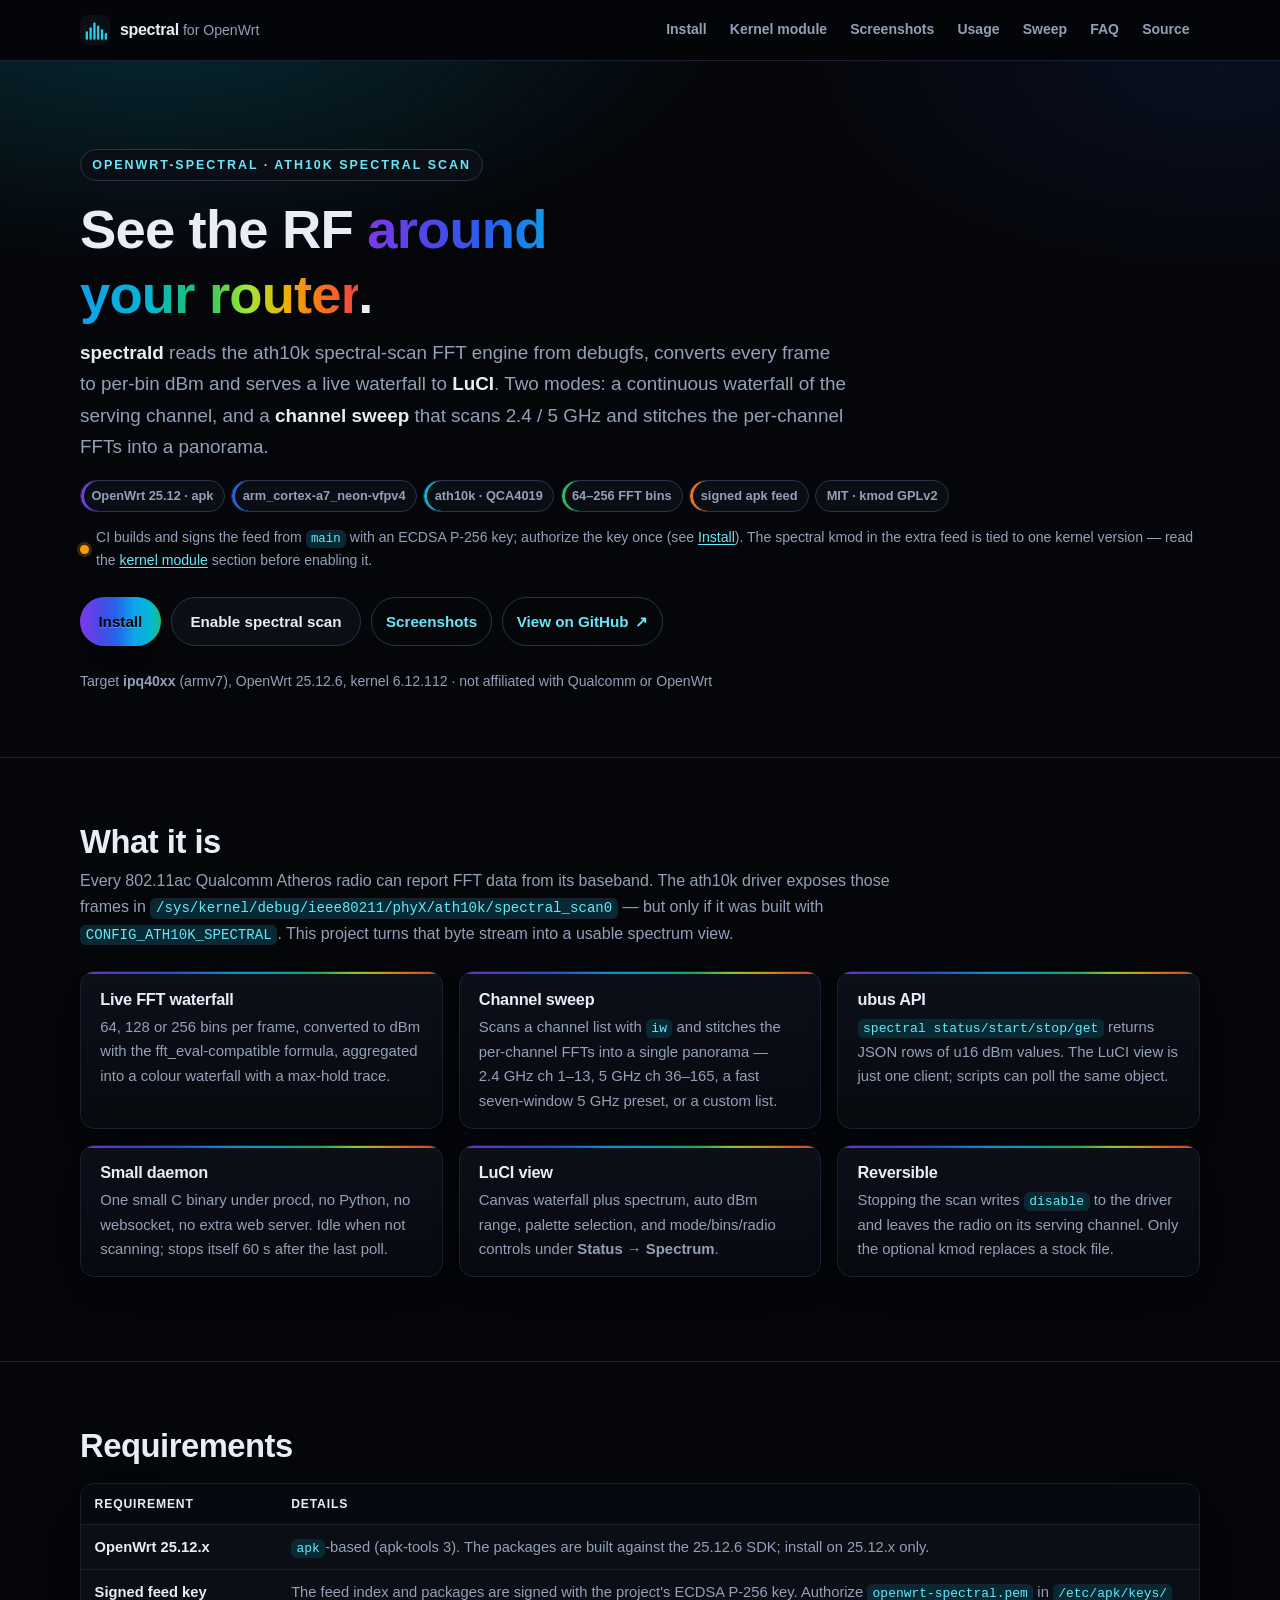
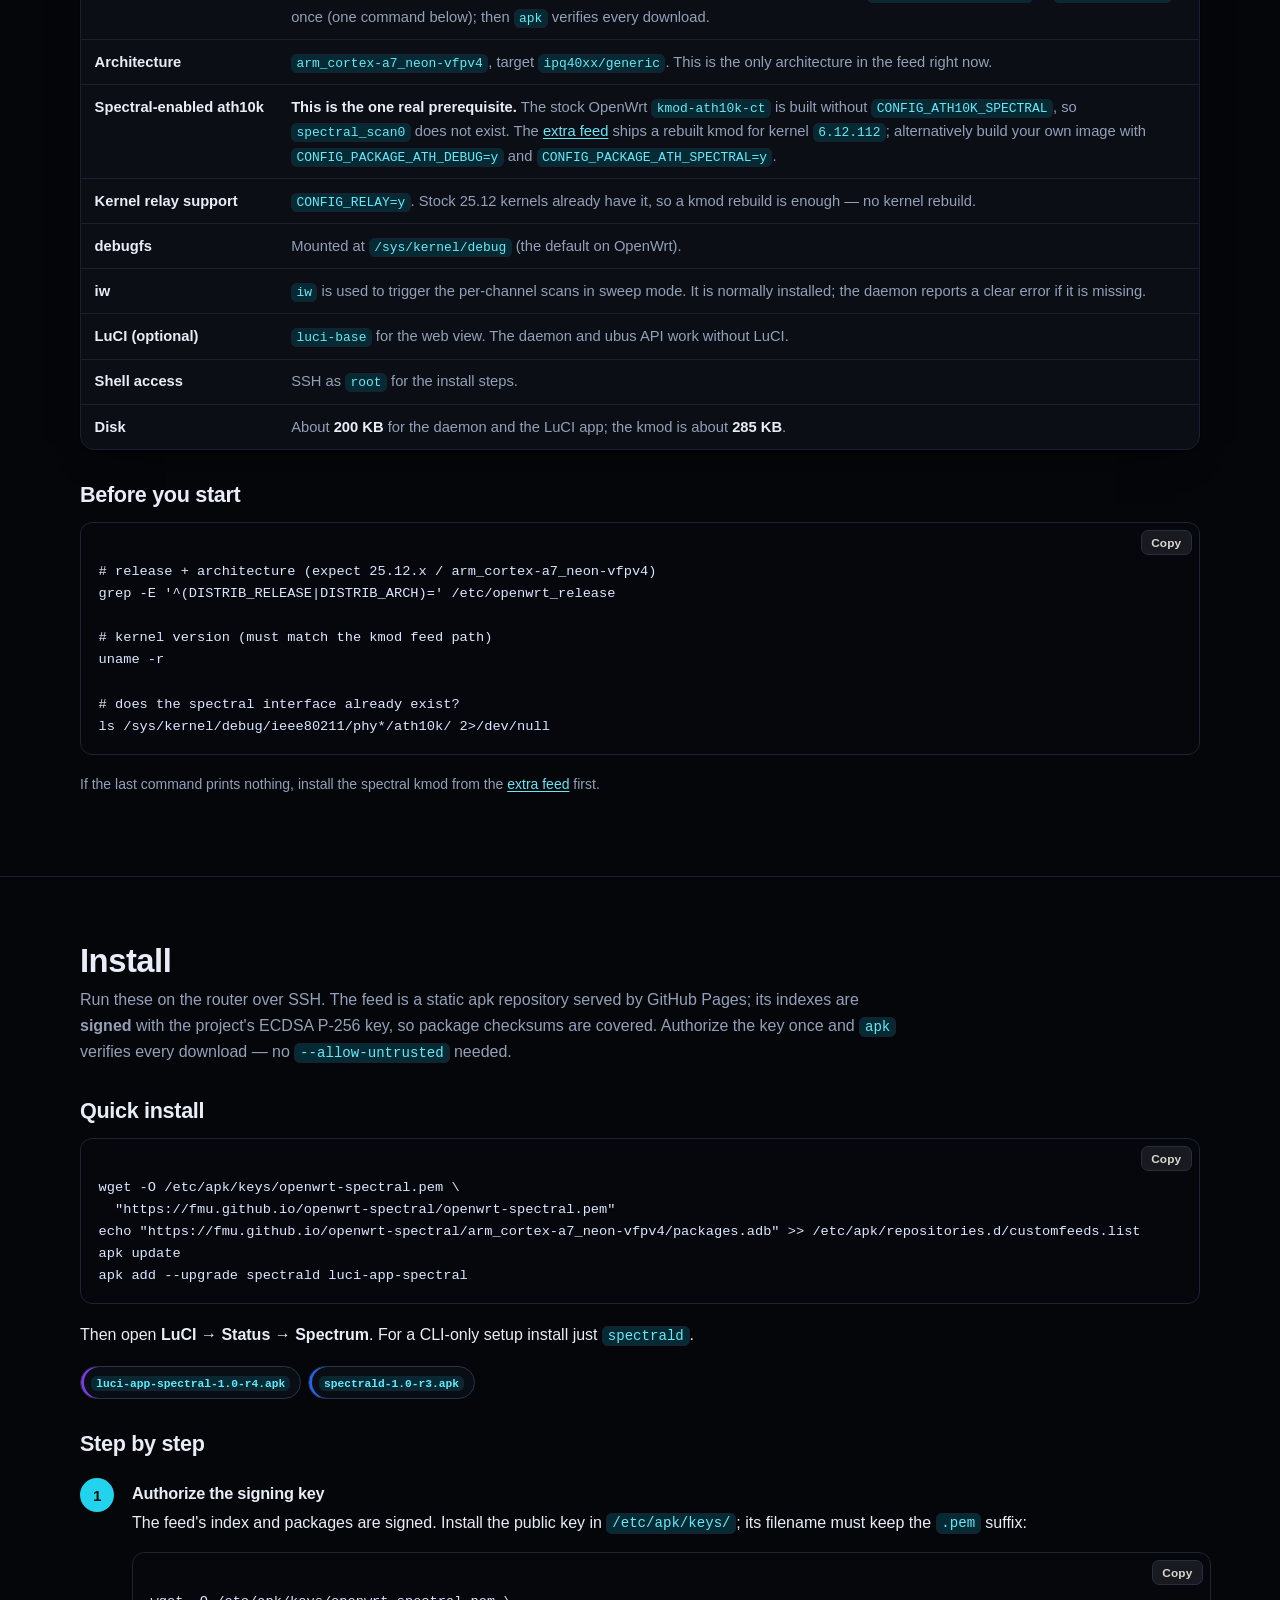
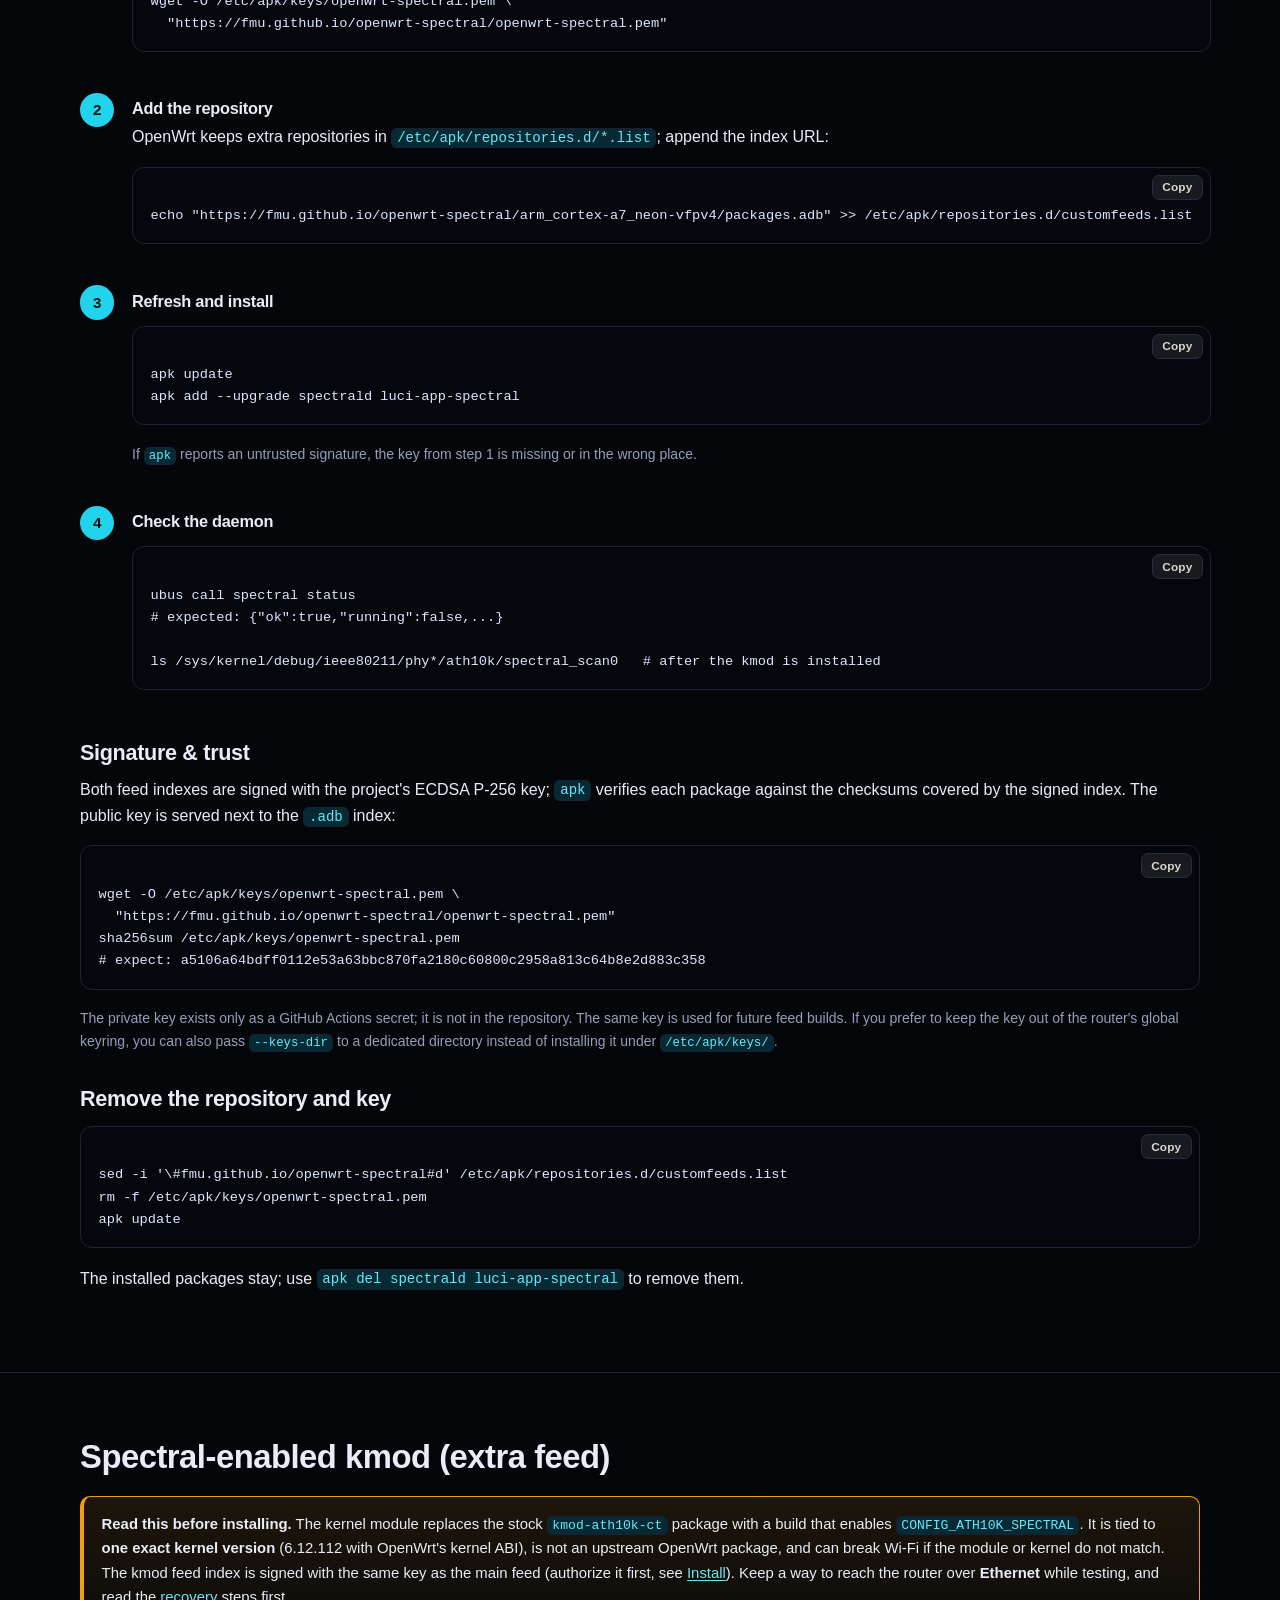
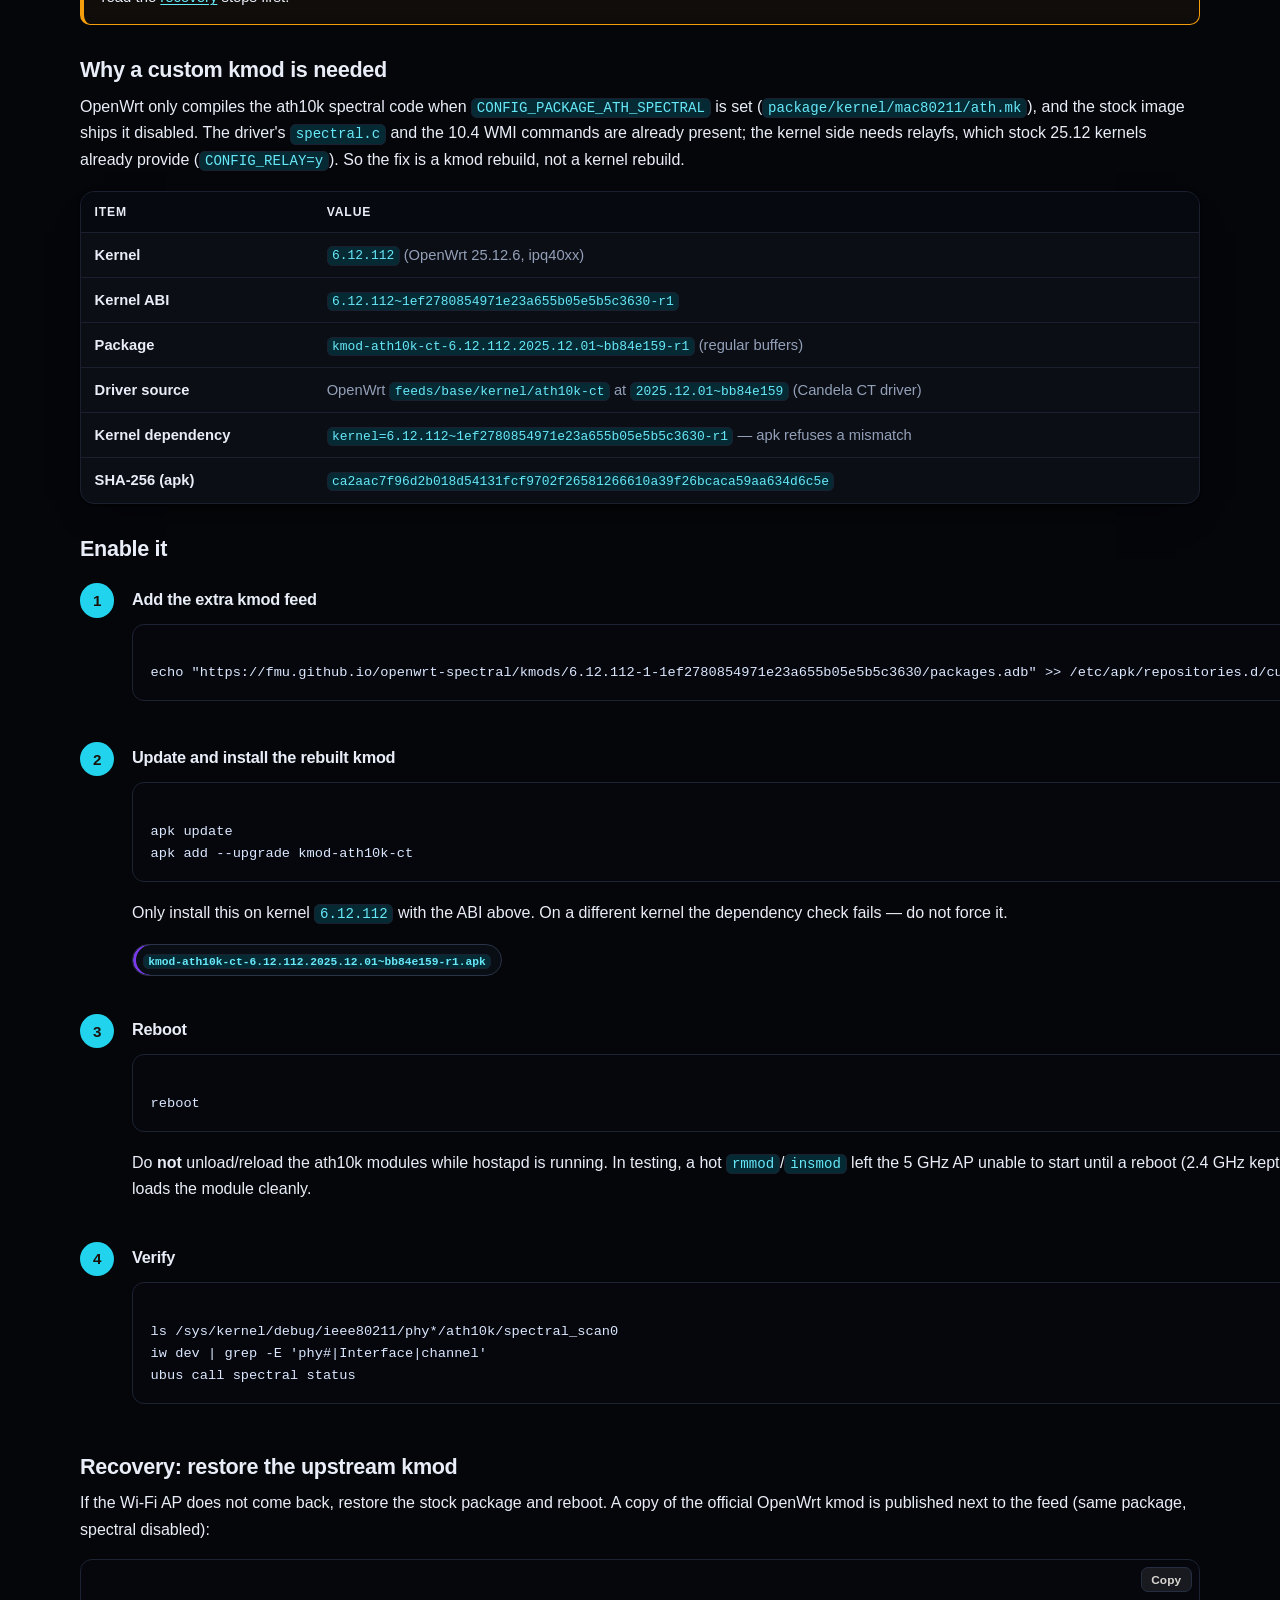
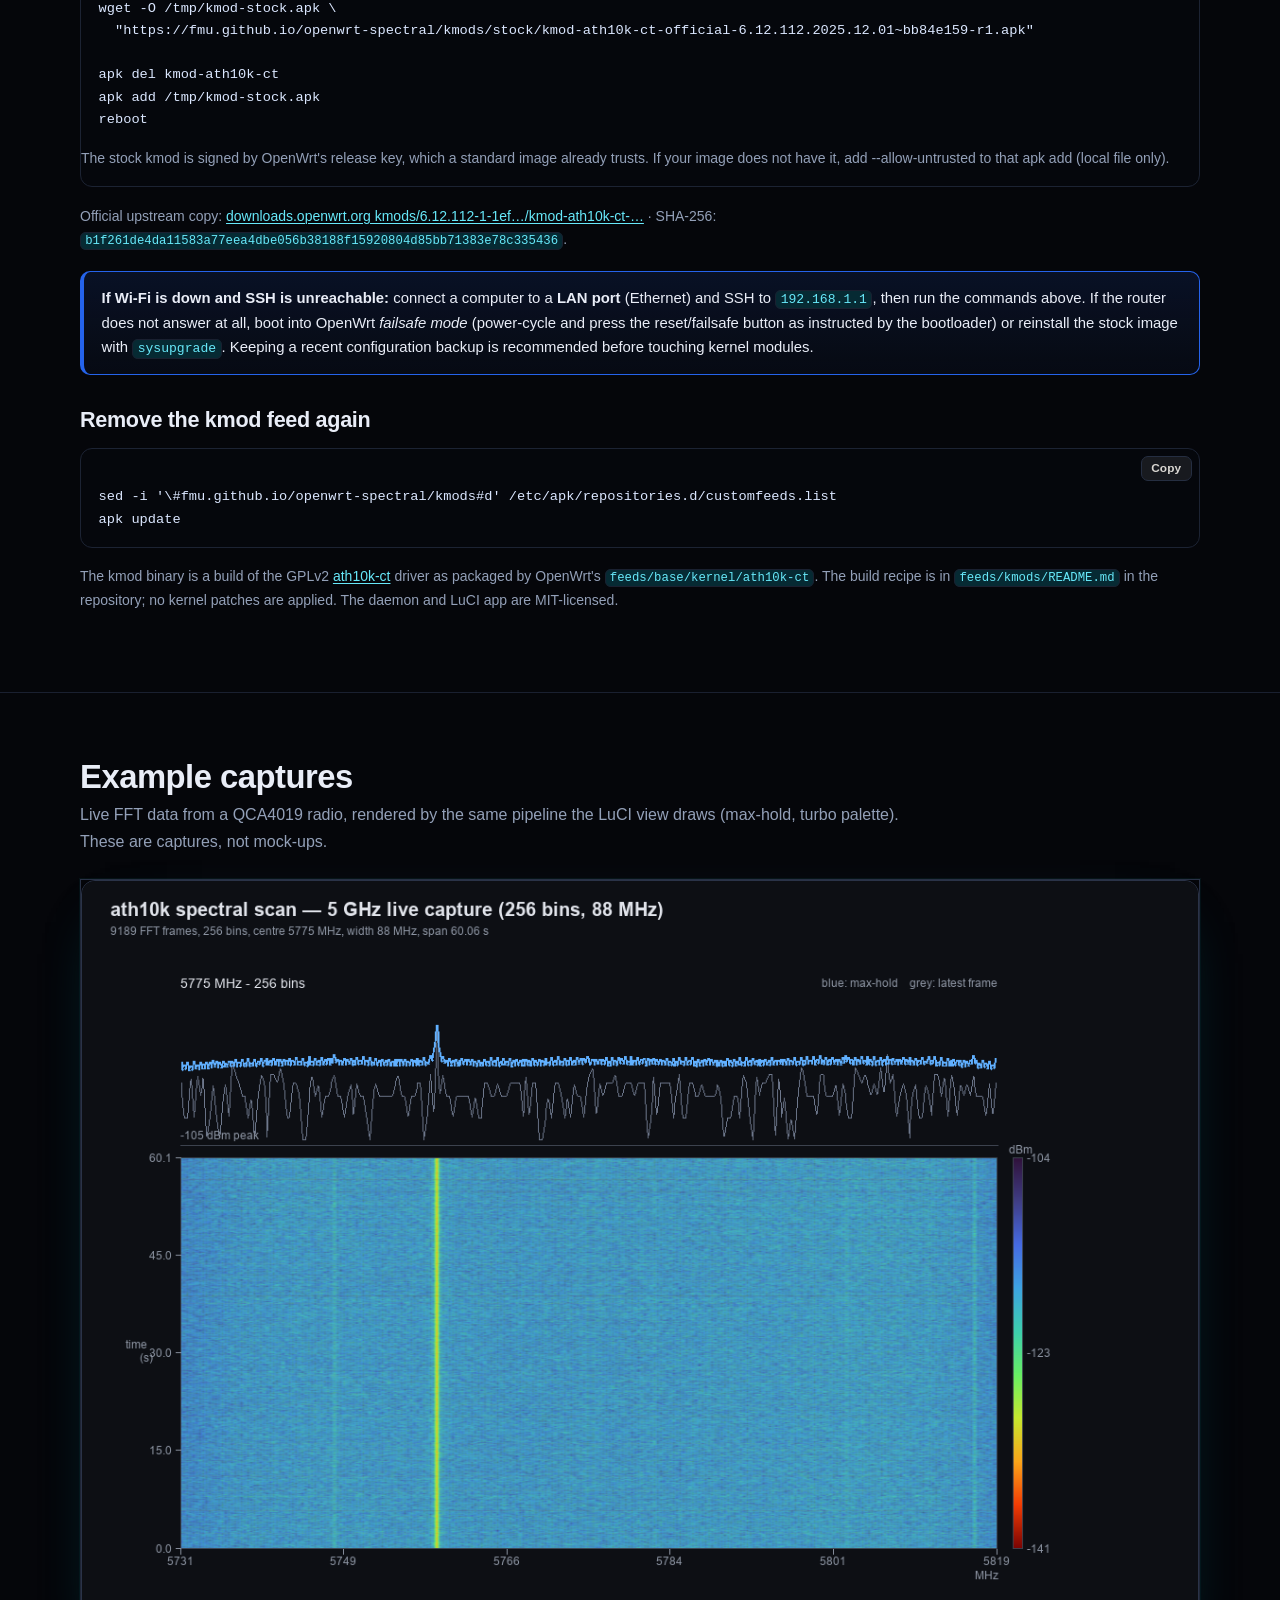
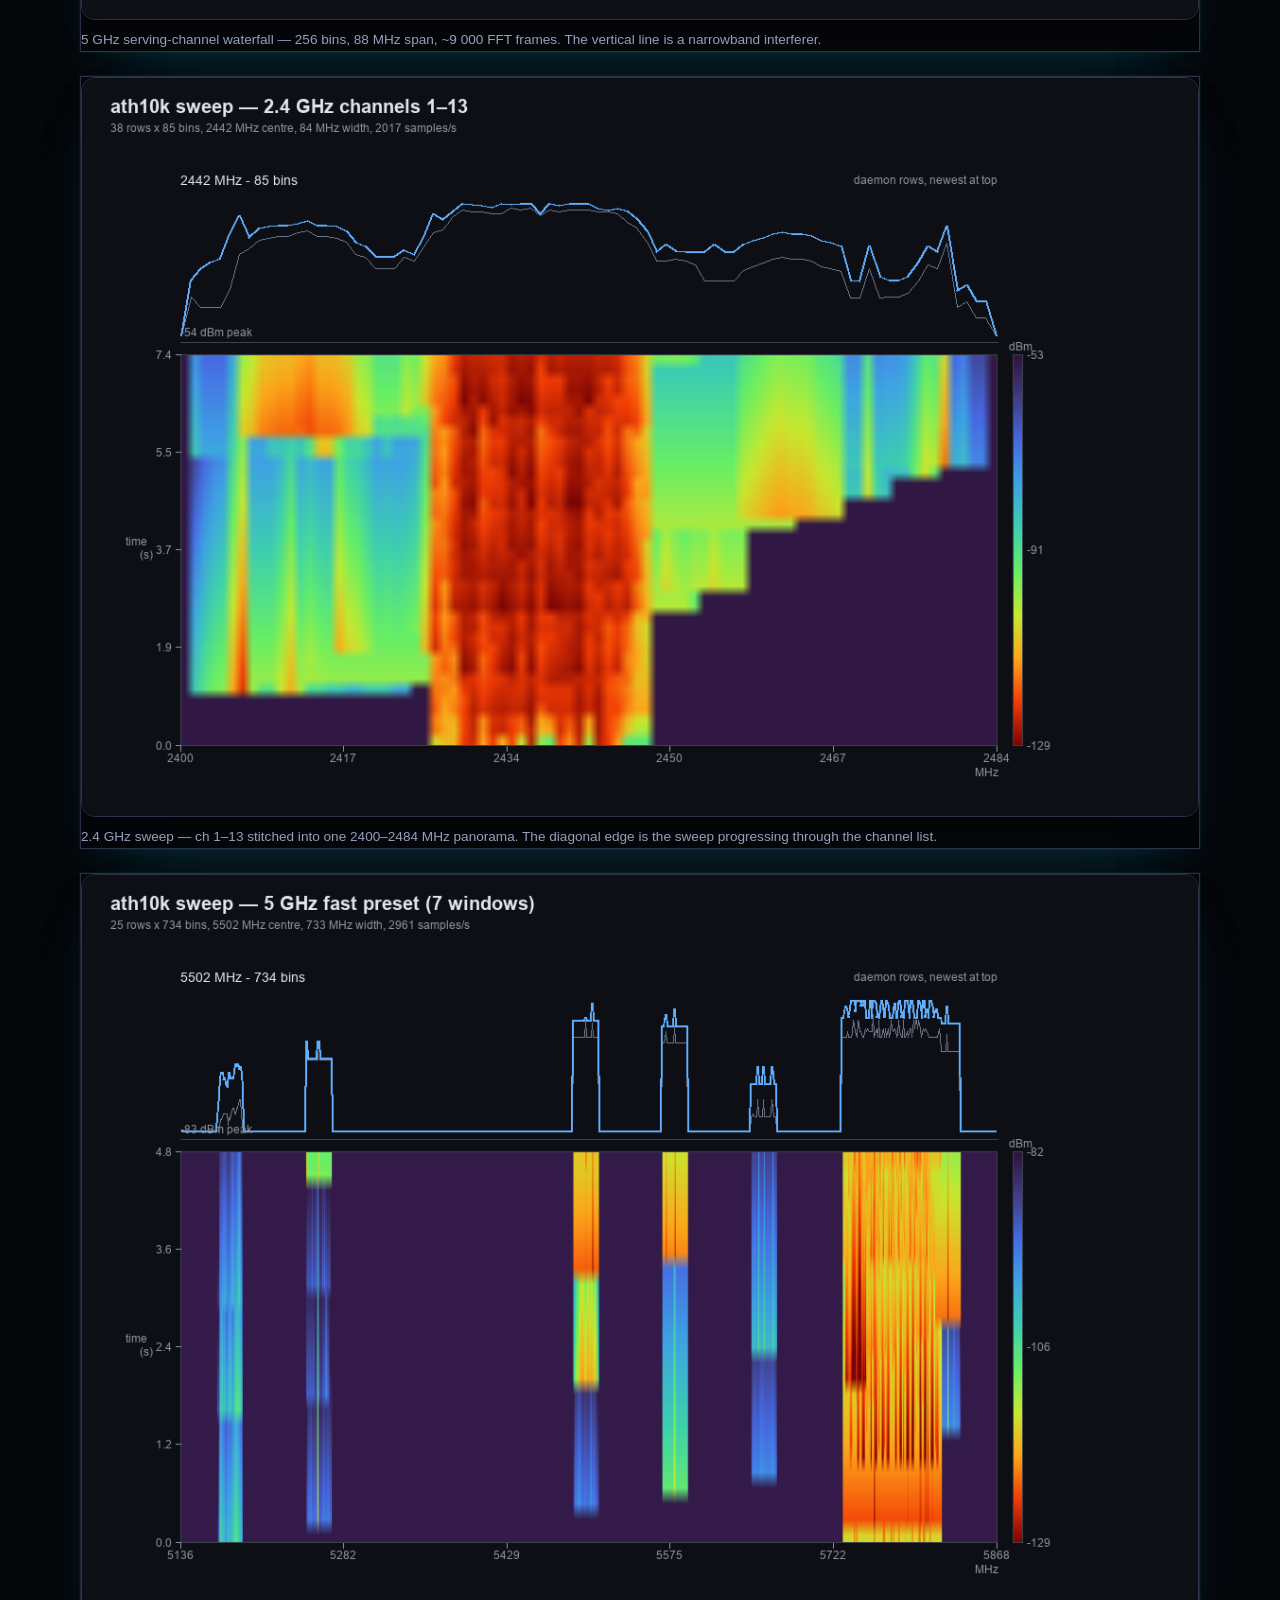
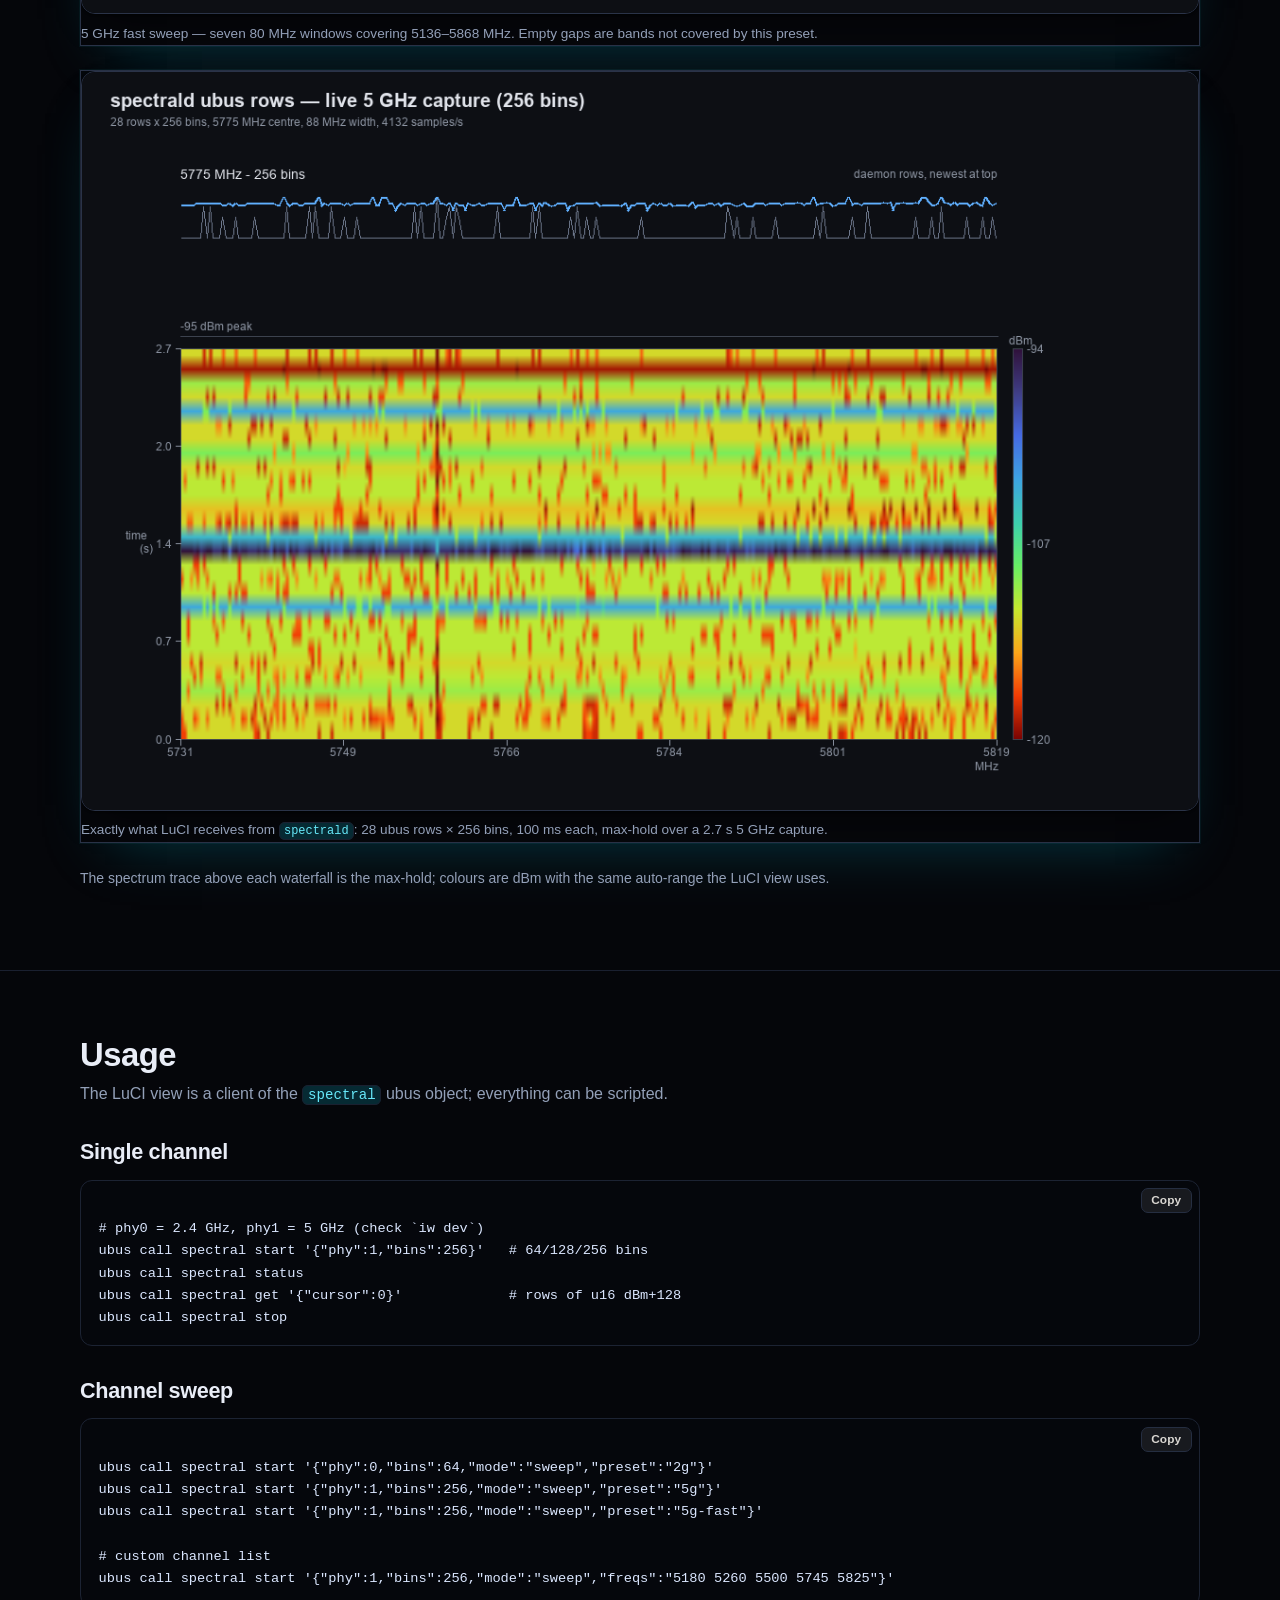
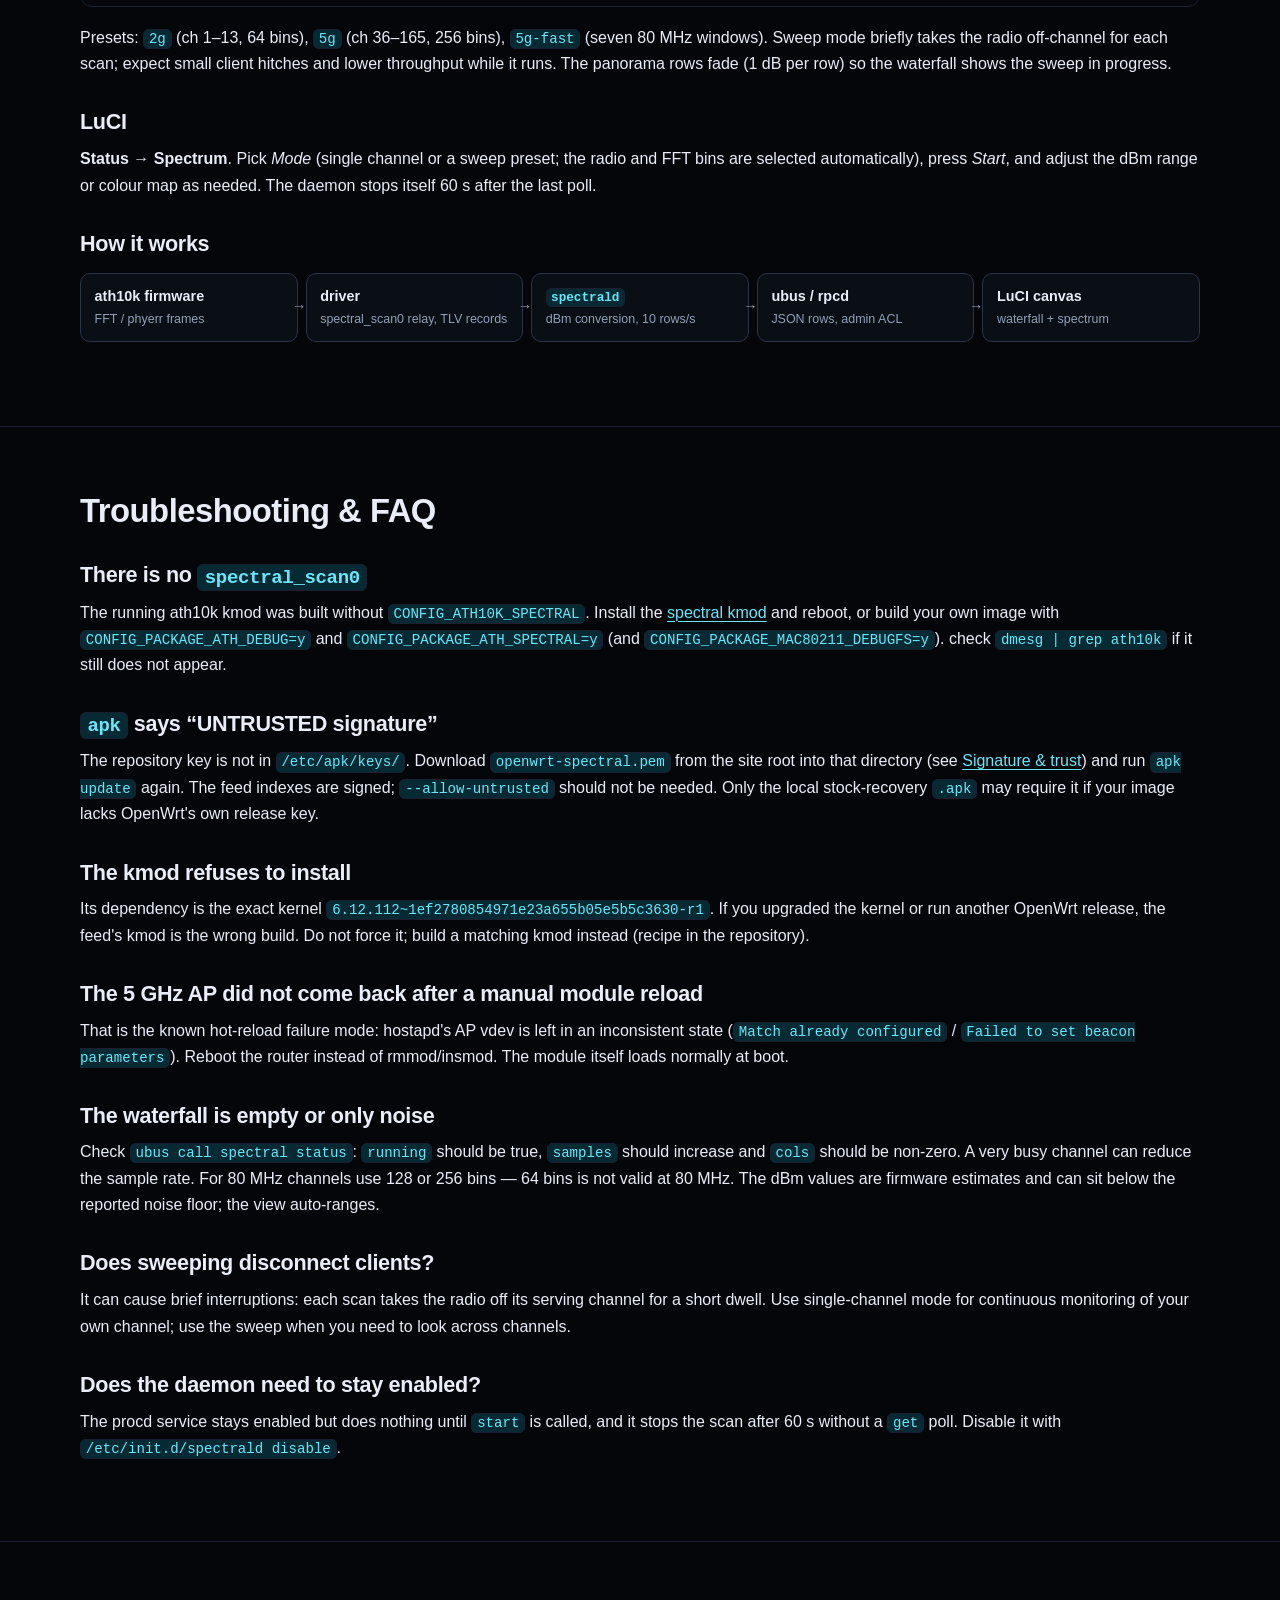
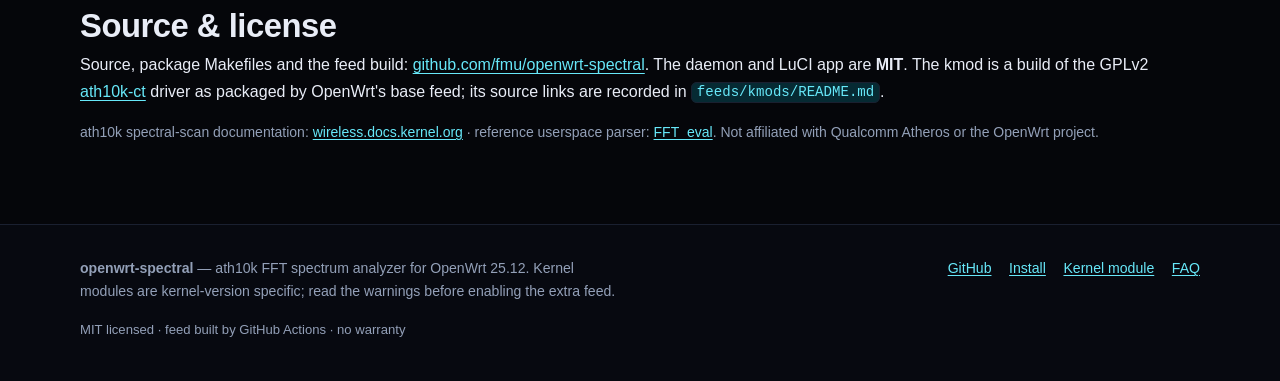
<file: index.html>
<!doctype html>
<html lang="en">
<head>
<meta charset="utf-8">
<meta name="viewport" content="width=device-width, initial-scale=1">
<title>openwrt-spectral — ath10k FFT spectrum analyzer with LuCI</title>
<meta name="description" content="Install an ath10k spectral-scan FFT waterfall and channel sweep on OpenWrt 25.12 from a signed apk feed: spectrald daemon, LuCI view, and an optional spectral-enabled kmod with recovery instructions.">
<meta name="color-scheme" content="dark">
<meta name="theme-color" content="#05060a">
<meta name="robots" content="index, follow">
<meta property="og:type" content="website">
<meta property="og:site_name" content="openwrt-spectral">
<meta property="og:title" content="openwrt-spectral — ath10k FFT spectrum analyzer with LuCI">
<meta property="og:description" content="ath10k spectral-scan FFT waterfall and channel sweep for OpenWrt 25.12, with a LuCI view and apk feed.">
<meta name="twitter:card" content="summary">
<link rel="icon" href="favicon.svg" type="image/svg+xml">
<link rel="stylesheet" href="style.css">
</head>
<body>
<a class="skip-link" href="#main">Skip to content</a>

<header class="site-header">
  <div class="wrap">
    <a class="brand" href="#top" aria-label="openwrt-spectral — back to top">
      <svg class="brand-mark" viewBox="0 0 32 32" aria-hidden="true" focusable="false">
        <rect width="32" height="32" rx="8" fill="#0b0e15"/>
        <g fill="#22d3ee">
          <rect x="6"  y="17" width="2.4" height="9"  rx="1"/>
          <rect x="10" y="13" width="2.4" height="13" rx="1"/>
          <rect x="14" y="8"  width="2.4" height="18" rx="1"/>
          <rect x="18" y="11" width="2.4" height="15" rx="1"/>
          <rect x="22" y="15" width="2.4" height="11" rx="1"/>
          <rect x="26" y="19" width="2.4" height="7"  rx="1"/>
        </g>
      </svg>
      <span class="brand-text">spectral <span class="brand-sub">for OpenWrt</span></span>
    </a>
    <nav class="site-nav" aria-label="Sections">
      <ul>
        <li><a href="#install">Install</a></li>
        <li><a href="#kmod">Kernel module</a></li>
        <li><a href="#screens">Screenshots</a></li>
        <li><a href="#usage">Usage</a></li>
        <li><a href="#sweep">Sweep</a></li>
        <li><a href="#faq">FAQ</a></li>
        <li><a href="#source">Source</a></li>
      </ul>
    </nav>
  </div>
</header>

<main id="main">
  <section class="hero" id="top" aria-labelledby="hero-title">
    <div class="wrap">
      <p class="eyebrow">openwrt-spectral · ath10k spectral scan</p>
      <h1 id="hero-title">See the RF <span class="grad">around your router</span>.</h1>
      <p class="lede">
        <strong>spectrald</strong> reads the ath10k spectral-scan FFT engine from debugfs,
        converts every frame to per-bin dBm and serves a live waterfall to
        <strong>LuCI</strong>.  Two modes: a continuous waterfall of the serving channel,
        and a <strong>channel sweep</strong> that scans 2.4 / 5&nbsp;GHz and stitches the
        per-channel FFTs into a panorama.
      </p>
      <ul class="pills" aria-label="Project facts">
        <li>OpenWrt 25.12 · apk</li>
        <li>arm_cortex-a7_neon-vfpv4</li>
        <li>ath10k · QCA4019</li>
        <li>64–256 FFT bins</li>
        <li>signed apk feed</li>
        <li>MIT · kmod GPLv2</li>
      </ul>
      <p class="status-note"><span class="dot" aria-hidden="true"></span>
        <span>CI builds and signs the feed from <code>main</code> with an ECDSA P-256
        key; authorize the key once (see <a href="#install">Install</a>).  The spectral
        kmod in the extra feed is tied to one kernel version — read the
        <a href="#kmod">kernel module</a> section before enabling it.</span></p>
      <div class="actions">
        <a class="btn btn-primary" href="#install">Install</a>
        <a class="btn btn-secondary" href="#kmod">Enable spectral scan</a>
        <a class="btn btn-ghost" href="#screens">Screenshots</a>
        <a class="btn btn-ghost" href="https://github.com/fmu/openwrt-spectral" rel="noopener">View on GitHub <span aria-hidden="true">↗</span></a>
      </div>
      <p class="hero-meta">
        Target <strong>ipq40xx</strong> (armv7), OpenWrt 25.12.6, kernel 6.12.112
        · not affiliated with Qualcomm or OpenWrt
      </p>
    </div>
  </section>

  <section id="what" aria-labelledby="what-title">
    <div class="wrap">
      <h2 id="what-title">What it is</h2>
      <p class="section-lede">
        Every 802.11ac Qualcomm Atheros radio can report FFT data from its baseband.
        The ath10k driver exposes those frames in
        <code>/sys/kernel/debug/ieee80211/phyX/ath10k/spectral_scan0</code> — but only
        if it was built with <code>CONFIG_ATH10K_SPECTRAL</code>.  This project turns that
        byte stream into a usable spectrum view.
      </p>
      <div class="grid">
        <article class="card">
          <h3>Live FFT waterfall</h3>
          <p>64, 128 or 256 bins per frame, converted to dBm with the fft_eval-compatible
          formula, aggregated into a colour waterfall with a max-hold trace.</p>
        </article>
        <article class="card">
          <h3>Channel sweep</h3>
          <p>Scans a channel list with <code>iw</code> and stitches the per-channel FFTs
          into a single panorama — 2.4&nbsp;GHz ch 1–13, 5&nbsp;GHz ch 36–165, a fast
          seven-window 5&nbsp;GHz preset, or a custom list.</p>
        </article>
        <article class="card">
          <h3>ubus API</h3>
          <p><code>spectral status/start/stop/get</code> returns JSON rows of u16 dBm
          values.  The LuCI view is just one client; scripts can poll the same object.</p>
        </article>
        <article class="card">
          <h3>Small daemon</h3>
          <p>One small C binary under procd, no Python, no websocket, no extra web
          server.  Idle when not scanning; stops itself 60&nbsp;s after the last poll.</p>
        </article>
        <article class="card">
          <h3>LuCI view</h3>
          <p>Canvas waterfall plus spectrum, auto dBm range, palette selection, and
          mode/bins/radio controls under <strong>Status → Spectrum</strong>.</p>
        </article>
        <article class="card">
          <h3>Reversible</h3>
          <p>Stopping the scan writes <code>disable</code> to the driver and leaves the
          radio on its serving channel.  Only the optional kmod replaces a stock file.</p>
        </article>
      </div>
    </div>
  </section>

  <section id="requirements" aria-labelledby="req-title">
    <div class="wrap">
      <h2 id="req-title">Requirements</h2>
      <div class="table-wrap">
        <table>
          <thead>
            <tr><th scope="col">Requirement</th><th scope="col">Details</th></tr>
          </thead>
          <tbody>
            <tr>
              <th scope="row">OpenWrt 25.12.x</th>
              <td><code>apk</code>-based (apk-tools 3).  The packages are built against the
              25.12.6 SDK; install on 25.12.x only.</td>
            </tr>
            <tr>
              <th scope="row">Signed feed key</th>
              <td>The feed index and packages are signed with the project's ECDSA P-256
              key.  Authorize <code>openwrt-spectral.pem</code> in
              <code>/etc/apk/keys/</code> once (one command below); then
              <code>apk</code> verifies every download.</td>
            </tr>
            <tr>
              <th scope="row">Architecture</th>
              <td><code>arm_cortex-a7_neon-vfpv4</code>, target <code>ipq40xx/generic</code>.
              This is the only architecture in the feed right now.</td>
            </tr>
            <tr>
              <th scope="row">Spectral-enabled ath10k</th>
              <td><strong>This is the one real prerequisite.</strong> The stock OpenWrt
              <code>kmod-ath10k-ct</code> is built without <code>CONFIG_ATH10K_SPECTRAL</code>,
              so <code>spectral_scan0</code> does not exist.  The
              <a href="#kmod">extra feed</a> ships a rebuilt kmod for kernel
              <code>6.12.112</code>; alternatively build your own image with
              <code>CONFIG_PACKAGE_ATH_DEBUG=y</code> and
              <code>CONFIG_PACKAGE_ATH_SPECTRAL=y</code>.</td>
            </tr>
            <tr>
              <th scope="row">Kernel relay support</th>
              <td><code>CONFIG_RELAY=y</code>.  Stock 25.12 kernels already have it, so a
              kmod rebuild is enough — no kernel rebuild.</td>
            </tr>
            <tr>
              <th scope="row">debugfs</th>
              <td>Mounted at <code>/sys/kernel/debug</code> (the default on OpenWrt).</td>
            </tr>
            <tr>
              <th scope="row">iw</th>
              <td><code>iw</code> is used to trigger the per-channel scans in sweep mode.
              It is normally installed; the daemon reports a clear error if it is missing.</td>
            </tr>
            <tr>
              <th scope="row">LuCI (optional)</th>
              <td><code>luci-base</code> for the web view.  The daemon and ubus API work
              without LuCI.</td>
            </tr>
            <tr>
              <th scope="row">Shell access</th>
              <td>SSH as <code>root</code> for the install steps.</td>
            </tr>
            <tr>
              <th scope="row">Disk</th>
              <td>About <strong>200&nbsp;KB</strong> for the daemon and the LuCI app; the
              kmod is about <strong>285&nbsp;KB</strong>.</td>
            </tr>
          </tbody>
        </table>
      </div>

      <h3 id="preflight">Before you start</h3>
      <figure class="cmd">
        <pre><code># release + architecture (expect 25.12.x / arm_cortex-a7_neon-vfpv4)
grep -E '^(DISTRIB_RELEASE|DISTRIB_ARCH)=' /etc/openwrt_release

# kernel version (must match the kmod feed path)
uname -r

# does the spectral interface already exist?
ls /sys/kernel/debug/ieee80211/phy*/ath10k/ 2>/dev/null</code></pre>
      </figure>
      <p class="fineprint">If the last command prints nothing, install the spectral kmod
      from the <a href="#kmod">extra feed</a> first.</p>
    </div>
  </section>

  <section id="install" aria-labelledby="install-title">
    <div class="wrap">
      <h2 id="install-title">Install</h2>
      <p class="section-lede">
        Run these on the router over SSH.  The feed is a static apk repository served by
        GitHub Pages; its indexes are <strong>signed</strong> with the project's ECDSA P-256
        key, so package checksums are covered.  Authorize the key once and
        <code>apk</code> verifies every download — no <code>--allow-untrusted</code> needed.
      </p>

      <h3 id="quick-install">Quick install</h3>
      <figure class="cmd">
        <pre><code>wget -O /etc/apk/keys/openwrt-spectral.pem \
  "https://fmu.github.io/openwrt-spectral/openwrt-spectral.pem"
echo "https://fmu.github.io/openwrt-spectral/arm_cortex-a7_neon-vfpv4/packages.adb" &gt;&gt; /etc/apk/repositories.d/customfeeds.list
apk update
apk add --upgrade spectrald luci-app-spectral</code></pre>
      </figure>
      <p>Then open <strong>LuCI → Status → Spectrum</strong>.  For a CLI-only setup install
      just <code>spectrald</code>.</p>

      <ul class="pills" aria-label="Packages in the feed">
                <li><code>luci-app-spectral-1.0-r4.apk</code></li>
        <li><code>spectrald-1.0-r3.apk</code></li>

      </ul>

      <h3>Step by step</h3>
      <ol class="steps">
        <li>
          <h4>Authorize the signing key</h4>
          <p>The feed's index and packages are signed.  Install the public key in
          <code>/etc/apk/keys/</code>; its filename must keep the <code>.pem</code>
          suffix:</p>
          <figure class="cmd">
            <pre><code>wget -O /etc/apk/keys/openwrt-spectral.pem \
  "https://fmu.github.io/openwrt-spectral/openwrt-spectral.pem"</code></pre>
          </figure>
        </li>
        <li>
          <h4>Add the repository</h4>
          <p>OpenWrt keeps extra repositories in
          <code>/etc/apk/repositories.d/*.list</code>; append the index URL:</p>
          <figure class="cmd">
            <pre><code>echo "https://fmu.github.io/openwrt-spectral/arm_cortex-a7_neon-vfpv4/packages.adb" &gt;&gt; /etc/apk/repositories.d/customfeeds.list</code></pre>
          </figure>
        </li>
        <li>
          <h4>Refresh and install</h4>
          <figure class="cmd">
            <pre><code>apk update
apk add --upgrade spectrald luci-app-spectral</code></pre>
          </figure>
          <p class="fineprint">If <code>apk</code> reports an untrusted signature, the
          key from step&nbsp;1 is missing or in the wrong place.</p>
        </li>
        <li>
          <h4>Check the daemon</h4>
          <figure class="cmd">
            <pre><code>ubus call spectral status
# expected: {"ok":true,"running":false,...}

ls /sys/kernel/debug/ieee80211/phy*/ath10k/spectral_scan0   # after the kmod is installed
</code></pre>
          </figure>
        </li>
      </ol>

      <h3 id="trust">Signature &amp; trust</h3>
      <p>Both feed indexes are signed with the project's ECDSA P-256 key; <code>apk</code>
      verifies each package against the checksums covered by the signed index.  The
      public key is served next to the <code>.adb</code> index:</p>
      <figure class="cmd">
        <pre><code>wget -O /etc/apk/keys/openwrt-spectral.pem \
  "https://fmu.github.io/openwrt-spectral/openwrt-spectral.pem"
sha256sum /etc/apk/keys/openwrt-spectral.pem
# expect: a5106a64bdff0112e53a63bbc870fa2180c60800c2958a813c64b8e2d883c358</code></pre>
      </figure>
      <p class="fineprint">The private key exists only as a GitHub Actions secret; it is
      not in the repository.  The same key is used for future feed builds.  If you prefer
      to keep the key out of the router's global keyring, you can also pass
      <code>--keys-dir</code> to a dedicated directory instead of installing it under
      <code>/etc/apk/keys/</code>.</p>

      <h3 id="remove-repo">Remove the repository and key</h3>
      <figure class="cmd">
        <pre><code>sed -i '\#fmu.github.io/openwrt-spectral#d' /etc/apk/repositories.d/customfeeds.list
rm -f /etc/apk/keys/openwrt-spectral.pem
apk update</code></pre>
      </figure>
      <p>The installed packages stay; use <code>apk del spectrald luci-app-spectral</code>
      to remove them.</p>
    </div>
  </section>

  <section id="kmod" aria-labelledby="kmod-title">
    <div class="wrap">
      <h2 id="kmod-title">Spectral-enabled kmod (extra feed)</h2>

      <div class="callout warn">
        <p><strong>Read this before installing.</strong> The kernel module replaces the
        stock <code>kmod-ath10k-ct</code> package with a build that enables
        <code>CONFIG_ATH10K_SPECTRAL</code>.  It is tied to <strong>one exact kernel
        version</strong> (6.12.112 with OpenWrt's kernel ABI), is not an upstream OpenWrt
        package, and can break Wi-Fi if the module or kernel do not match.  The kmod feed
        index is signed with the same key as the main feed (authorize it first, see
        <a href="#install">Install</a>).  Keep a way to reach the router over
        <strong>Ethernet</strong> while testing, and read the
        <a href="#kmod-recovery">recovery</a> steps first.</p>
      </div>

      <h3 id="kmod-why">Why a custom kmod is needed</h3>
      <p>
        OpenWrt only compiles the ath10k spectral code when
        <code>CONFIG_PACKAGE_ATH_SPECTRAL</code> is set
        (<code>package/kernel/mac80211/ath.mk</code>), and the stock image ships it
        disabled.  The driver's <code>spectral.c</code> and the 10.4 WMI commands are
        already present; the kernel side needs relayfs, which stock 25.12 kernels already
        provide (<code>CONFIG_RELAY=y</code>).  So the fix is a kmod rebuild, not a kernel
        rebuild.
      </p>

      <div class="table-wrap">
        <table>
          <thead><tr><th scope="col">Item</th><th scope="col">Value</th></tr></thead>
          <tbody>
            <tr><th scope="row">Kernel</th><td><code>6.12.112</code> (OpenWrt 25.12.6, ipq40xx)</td></tr>
            <tr><th scope="row">Kernel ABI</th><td><code>6.12.112~1ef2780854971e23a655b05e5b5c3630-r1</code></td></tr>
            <tr><th scope="row">Package</th><td><code>kmod-ath10k-ct-6.12.112.2025.12.01~bb84e159-r1</code> (regular buffers)</td></tr>
            <tr><th scope="row">Driver source</th><td>OpenWrt <code>feeds/base/kernel/ath10k-ct</code> at <code>2025.12.01~bb84e159</code> (Candela CT driver)</td></tr>
            <tr><th scope="row">Kernel dependency</th><td><code>kernel=6.12.112~1ef2780854971e23a655b05e5b5c3630-r1</code> — apk refuses a mismatch</td></tr>
            <tr><th scope="row">SHA-256 (apk)</th><td><code>ca2aac7f96d2b018d54131fcf9702f26581266610a39f26bcaca59aa634d6c5e</code></td></tr>
          </tbody>
        </table>
      </div>

      <h3 id="kmod-install">Enable it</h3>
      <ol class="steps">
        <li>
          <h4>Add the extra kmod feed</h4>
          <figure class="cmd">
            <pre><code>echo "https://fmu.github.io/openwrt-spectral/kmods/6.12.112-1-1ef2780854971e23a655b05e5b5c3630/packages.adb" &gt;&gt; /etc/apk/repositories.d/customfeeds.list</code></pre>
          </figure>
        </li>
        <li>
          <h4>Update and install the rebuilt kmod</h4>
          <figure class="cmd">
            <pre><code>apk update
apk add --upgrade kmod-ath10k-ct</code></pre>
          </figure>
          <p>Only install this on kernel <code>6.12.112</code> with the ABI above.  On a
          different kernel the dependency check fails — do not force it.</p>
          <ul class="pills" aria-label="Packages in the kmod feed">
                    <li><code>kmod-ath10k-ct-6.12.112.2025.12.01~bb84e159-r1.apk</code></li>

          </ul>
        </li>
        <li>
          <h4>Reboot</h4>
          <figure class="cmd">
            <pre><code>reboot</code></pre>
          </figure>
          <p>Do <strong>not</strong> unload/reload the ath10k modules while hostapd is
          running.  In testing, a hot <code>rmmod</code>/<code>insmod</code> left the
          5&nbsp;GHz AP unable to start until a reboot (2.4&nbsp;GHz kept working).  A
          reboot loads the module cleanly.</p>
        </li>
        <li>
          <h4>Verify</h4>
          <figure class="cmd">
            <pre><code>ls /sys/kernel/debug/ieee80211/phy*/ath10k/spectral_scan0
iw dev | grep -E 'phy#|Interface|channel'
ubus call spectral status</code></pre>
          </figure>
        </li>
      </ol>

      <h3 id="kmod-recovery">Recovery: restore the upstream kmod</h3>
      <p>If the Wi-Fi AP does not come back, restore the stock package and reboot.  A copy
      of the official OpenWrt kmod is published next to the feed (same package, spectral
      disabled):</p>
      <figure class="cmd">
        <pre><code>wget -O /tmp/kmod-stock.apk \
  "https://fmu.github.io/openwrt-spectral/kmods/stock/kmod-ath10k-ct-official-6.12.112.2025.12.01~bb84e159-r1.apk"

apk del kmod-ath10k-ct
apk add /tmp/kmod-stock.apk
reboot</code></pre>
      <p class="fineprint">The stock kmod is signed by OpenWrt's release key, which a
      standard image already trusts.  If your image does not have it, add
      <code>--allow-untrusted</code> to that <code>apk add</code> (local file only).</p>
      </figure>
      <p class="fineprint">Official upstream copy:
      <a href="https://downloads.openwrt.org/releases/25.12.6/targets/ipq40xx/generic/kmods/6.12.112-1-1ef2780854971e23a655b05e5b5c3630/kmod-ath10k-ct-6.12.112.2025.12.01~bb84e159-r1.apk" rel="noopener">downloads.openwrt.org kmods/6.12.112-1-1ef…/kmod-ath10k-ct-…</a>
      · SHA-256: <code>b1f261de4da11583a77eea4dbe056b38188f15920804d85bb71383e78c335436</code>.</p>

      <div class="callout note">
        <p><strong>If Wi-Fi is down and SSH is unreachable:</strong> connect a computer to
        a <strong>LAN port</strong> (Ethernet) and SSH to <code>192.168.1.1</code>, then run
        the commands above.  If the router does not answer at all, boot into OpenWrt
        <em>failsafe mode</em> (power-cycle and press the reset/failsafe button as
        instructed by the bootloader) or reinstall the stock image with
        <code>sysupgrade</code>.  Keeping a recent configuration backup is recommended
        before touching kernel modules.</p>
      </div>

      <h3>Remove the kmod feed again</h3>
      <figure class="cmd">
        <pre><code>sed -i '\#fmu.github.io/openwrt-spectral/kmods#d' /etc/apk/repositories.d/customfeeds.list
apk update</code></pre>
      </figure>

      <p class="fineprint">The kmod binary is a build of the GPLv2
      <a href="https://github.com/greearb/ath10k-ct" rel="noopener">ath10k-ct</a> driver as
      packaged by OpenWrt's <code>feeds/base/kernel/ath10k-ct</code>.  The build recipe is
      in <code>feeds/kmods/README.md</code> in the repository; no kernel patches are
      applied.  The daemon and LuCI app are MIT-licensed.</p>
    </div>
  </section>

  <section id="screens" aria-labelledby="screens-title">
    <div class="wrap">
      <h2 id="screens-title">Example captures</h2>
      <p class="section-lede">
        Live FFT data from a QCA4019 radio, rendered by the same pipeline the LuCI view
        draws (max-hold, turbo palette).  These are captures, not mock-ups.
      </p>

      <figure class="screenshot">
        <img src="img/waterfall-5ghz.png" alt="5 GHz FFT waterfall: 256 bins over an 88 MHz span, noise floor with a narrow interferer" loading="lazy" width="1180" height="780">
        <figcaption>5&nbsp;GHz serving-channel waterfall — 256 bins, 88&nbsp;MHz span,
        ~9&nbsp;000 FFT frames.  The vertical line is a narrowband interferer.</figcaption>
      </figure>

      <figure class="screenshot">
        <img src="img/sweep-2ghz.png" alt="2.4 GHz channel sweep panorama from channel 1 to 13" loading="lazy" width="1180" height="780">
        <figcaption>2.4&nbsp;GHz sweep — ch 1–13 stitched into one 2400–2484&nbsp;MHz
        panorama.  The diagonal edge is the sweep progressing through the channel list.</figcaption>
      </figure>

      <figure class="screenshot">
        <img src="img/sweep-5ghz.png" alt="5 GHz fast sweep panorama of seven 80 MHz windows" loading="lazy" width="1180" height="780">
        <figcaption>5&nbsp;GHz fast sweep — seven 80&nbsp;MHz windows covering
        5136–5868&nbsp;MHz.  Empty gaps are bands not covered by this preset.</figcaption>
      </figure>

      <figure class="screenshot">
        <img src="img/daemon-5ghz.png" alt="spectrald ubus rows rendered as a 5 GHz waterfall" loading="lazy" width="1180" height="780">
        <figcaption>Exactly what LuCI receives from <code>spectrald</code>: 28 ubus rows
        × 256 bins, 100&nbsp;ms each, max-hold over a 2.7&nbsp;s 5&nbsp;GHz capture.</figcaption>
      </figure>

      <p class="fineprint">The spectrum trace above each waterfall is the max-hold;
      colours are dBm with the same auto-range the LuCI view uses.</p>
    </div>
  </section>

  <section id="usage" aria-labelledby="usage-title">
    <div class="wrap">
      <h2 id="usage-title">Usage</h2>
      <p class="section-lede">The LuCI view is a client of the <code>spectral</code> ubus
      object; everything can be scripted.</p>

      <h3>Single channel</h3>
      <figure class="cmd">
        <pre><code># phy0 = 2.4 GHz, phy1 = 5 GHz (check `iw dev`)
ubus call spectral start '{"phy":1,"bins":256}'   # 64/128/256 bins
ubus call spectral status
ubus call spectral get '{"cursor":0}'             # rows of u16 dBm+128
ubus call spectral stop</code></pre>
      </figure>

      <h3 id="sweep">Channel sweep</h3>
      <figure class="cmd">
        <pre><code>ubus call spectral start '{"phy":0,"bins":64,"mode":"sweep","preset":"2g"}'
ubus call spectral start '{"phy":1,"bins":256,"mode":"sweep","preset":"5g"}'
ubus call spectral start '{"phy":1,"bins":256,"mode":"sweep","preset":"5g-fast"}'

# custom channel list
ubus call spectral start '{"phy":1,"bins":256,"mode":"sweep","freqs":"5180 5260 5500 5745 5825"}'</code></pre>
      </figure>
      <p>Presets: <code>2g</code> (ch 1–13, 64 bins), <code>5g</code> (ch 36–165,
      256 bins), <code>5g-fast</code> (seven 80&nbsp;MHz windows).  Sweep mode briefly
      takes the radio off-channel for each scan; expect small client hitches and lower
      throughput while it runs.  The panorama rows fade (1&nbsp;dB per row) so the
      waterfall shows the sweep in progress.</p>

      <h3>LuCI</h3>
      <p><strong>Status → Spectrum</strong>.  Pick <em>Mode</em> (single channel or a
      sweep preset; the radio and FFT bins are selected automatically), press
      <em>Start</em>, and adjust the dBm range or colour map as needed.  The daemon stops
      itself 60&nbsp;s after the last poll.</p>

      <h3>How it works</h3>
      <ol class="flow" aria-label="FFT data path">
        <li>ath10k firmware <span class="flow-sub">FFT / phyerr frames</span></li>
        <li>driver <span class="flow-sub">spectral_scan0 relay, TLV records</span></li>
        <li><code>spectrald</code> <span class="flow-sub">dBm conversion, 10 rows/s</span></li>
        <li>ubus / rpcd <span class="flow-sub">JSON rows, admin ACL</span></li>
        <li>LuCI canvas <span class="flow-sub">waterfall + spectrum</span></li>
      </ol>
    </div>
  </section>

  <section id="faq" aria-labelledby="faq-title">
    <div class="wrap">
      <h2 id="faq-title">Troubleshooting &amp; FAQ</h2>

      <h3>There is no <code>spectral_scan0</code></h3>
      <p>The running ath10k kmod was built without <code>CONFIG_ATH10K_SPECTRAL</code>.
      Install the <a href="#kmod">spectral kmod</a> and reboot, or build your own image
      with <code>CONFIG_PACKAGE_ATH_DEBUG=y</code> and
      <code>CONFIG_PACKAGE_ATH_SPECTRAL=y</code> (and <code>CONFIG_PACKAGE_MAC80211_DEBUGFS=y</code>).
      check <code>dmesg | grep ath10k</code> if it still does not appear.</p>

      <h3><code>apk</code> says “UNTRUSTED signature”</h3>
      <p>The repository key is not in <code>/etc/apk/keys/</code>.  Download
      <code>openwrt-spectral.pem</code> from the site root into that directory (see
      <a href="#trust">Signature &amp; trust</a>) and run <code>apk update</code> again.
      The feed indexes are signed; <code>--allow-untrusted</code> should not be needed.  Only the local stock-recovery <code>.apk</code> may require it if your
      image lacks OpenWrt's own release key.</p>

      <h3>The kmod refuses to install</h3>
      <p>Its dependency is the exact kernel
      <code>6.12.112~1ef2780854971e23a655b05e5b5c3630-r1</code>.  If you upgraded the
      kernel or run another OpenWrt release, the feed's kmod is the wrong build.  Do not
      force it; build a matching kmod instead (recipe in the repository).</p>

      <h3>The 5&nbsp;GHz AP did not come back after a manual module reload</h3>
      <p>That is the known hot-reload failure mode: hostapd's AP vdev is left in an
      inconsistent state (<code>Match already configured</code> /
      <code>Failed to set beacon parameters</code>).  Reboot the router instead of
      rmmod/insmod.  The module itself loads normally at boot.</p>

      <h3>The waterfall is empty or only noise</h3>
      <p>Check <code>ubus call spectral status</code>: <code>running</code> should be true,
      <code>samples</code> should increase and <code>cols</code> should be non-zero.  A
      very busy channel can reduce the sample rate.  For 80&nbsp;MHz channels use 128 or
      256 bins — 64 bins is not valid at 80&nbsp;MHz.  The dBm values are firmware
      estimates and can sit below the reported noise floor; the view auto-ranges.</p>

      <h3>Does sweeping disconnect clients?</h3>
      <p>It can cause brief interruptions: each scan takes the radio off its serving
      channel for a short dwell.  Use single-channel mode for continuous monitoring of
      your own channel; use the sweep when you need to look across channels.</p>

      <h3>Does the daemon need to stay enabled?</h3>
      <p>The procd service stays enabled but does nothing until <code>start</code> is
      called, and it stops the scan after 60&nbsp;s without a <code>get</code> poll.
      Disable it with <code>/etc/init.d/spectrald disable</code>.</p>
    </div>
  </section>

  <section id="source" aria-labelledby="source-title">
    <div class="wrap">
      <h2 id="source-title">Source &amp; license</h2>
      <p>
        Source, package Makefiles and the feed build:
        <a href="https://github.com/fmu/openwrt-spectral" rel="noopener">github.com/fmu/openwrt-spectral</a>.
        The daemon and LuCI app are <strong>MIT</strong>.  The kmod is a build of the
        GPLv2 <a href="https://github.com/greearb/ath10k-ct" rel="noopener">ath10k-ct</a>
        driver as packaged by OpenWrt's base feed; its source links are recorded in
        <code>feeds/kmods/README.md</code>.
      </p>
      <p class="fineprint">
        ath10k spectral-scan documentation:
        <a href="https://wireless.docs.kernel.org/en/latest/en/users/drivers/ath10k/spectral.html" rel="noopener">wireless.docs.kernel.org</a>
        · reference userspace parser:
        <a href="https://github.com/SimonWunderlich/FFT_eval" rel="noopener">FFT_eval</a>.
        Not affiliated with Qualcomm Atheros or the OpenWrt project.
      </p>
    </div>
  </section>
</main>

<footer class="site-footer">
  <div class="wrap">
    <div class="footer-main">
      <p class="footer-brand"><strong>openwrt-spectral</strong> — ath10k FFT spectrum
      analyzer for OpenWrt 25.12.  Kernel modules are kernel-version specific; read the
      warnings before enabling the extra feed.</p>
      <ul class="footer-links">
        <li><a href="https://github.com/fmu/openwrt-spectral" rel="noopener">GitHub</a></li>
        <li><a href="#install">Install</a></li>
        <li><a href="#kmod">Kernel module</a></li>
        <li><a href="#faq">FAQ</a></li>
      </ul>
    </div>
    <p class="footer-meta">MIT licensed · feed built by GitHub Actions · no warranty</p>
  </div>
</footer>

<p id="copy-status" class="visually-hidden" role="status" aria-live="polite"></p>

<script>
(function () {
  var status = document.getElementById('copy-status');
  function announce(msg) {
    if (!status) return;
    status.textContent = msg;
    window.setTimeout(function () { status.textContent = ''; }, 2000);
  }
  function copyText(text) {
    if (navigator.clipboard && window.isSecureContext) {
      return navigator.clipboard.writeText(text);
    }
    return new Promise(function (resolve, reject) {
      var ta = document.createElement('textarea');
      ta.value = text;
      ta.setAttribute('readonly', '');
      ta.style.position = 'fixed';
      ta.style.top = '-1000px';
      document.body.appendChild(ta);
      ta.select();
      try {
        document.execCommand('copy') ? resolve() : reject();
      } catch (err) {
        reject(err);
      }
      document.body.removeChild(ta);
    });
  }
  var figures = document.querySelectorAll('figure.cmd');
  Array.prototype.forEach.call(figures, function (fig) {
    var code = fig.querySelector('pre code');
    if (!code) return;
    var btn = document.createElement('button');
    btn.type = 'button';
    btn.className = 'copy-btn';
    btn.textContent = 'Copy';
    btn.setAttribute('aria-label', 'Copy these commands to the clipboard');
    btn.addEventListener('click', function () {
      copyText(code.textContent).then(function () {
        btn.textContent = 'Copied';
        btn.classList.add('is-copied');
        announce('Commands copied to clipboard');
        window.setTimeout(function () {
          btn.textContent = 'Copy';
          btn.classList.remove('is-copied');
        }, 2000);
      }, function () {
        btn.textContent = 'Press Ctrl+C';
        announce('Copy failed — the commands are selected, press Ctrl+C');
      });
    });
    fig.classList.add('has-copy');
    fig.appendChild(btn);
  });
})();
</script>
</body>
</html>
</file>
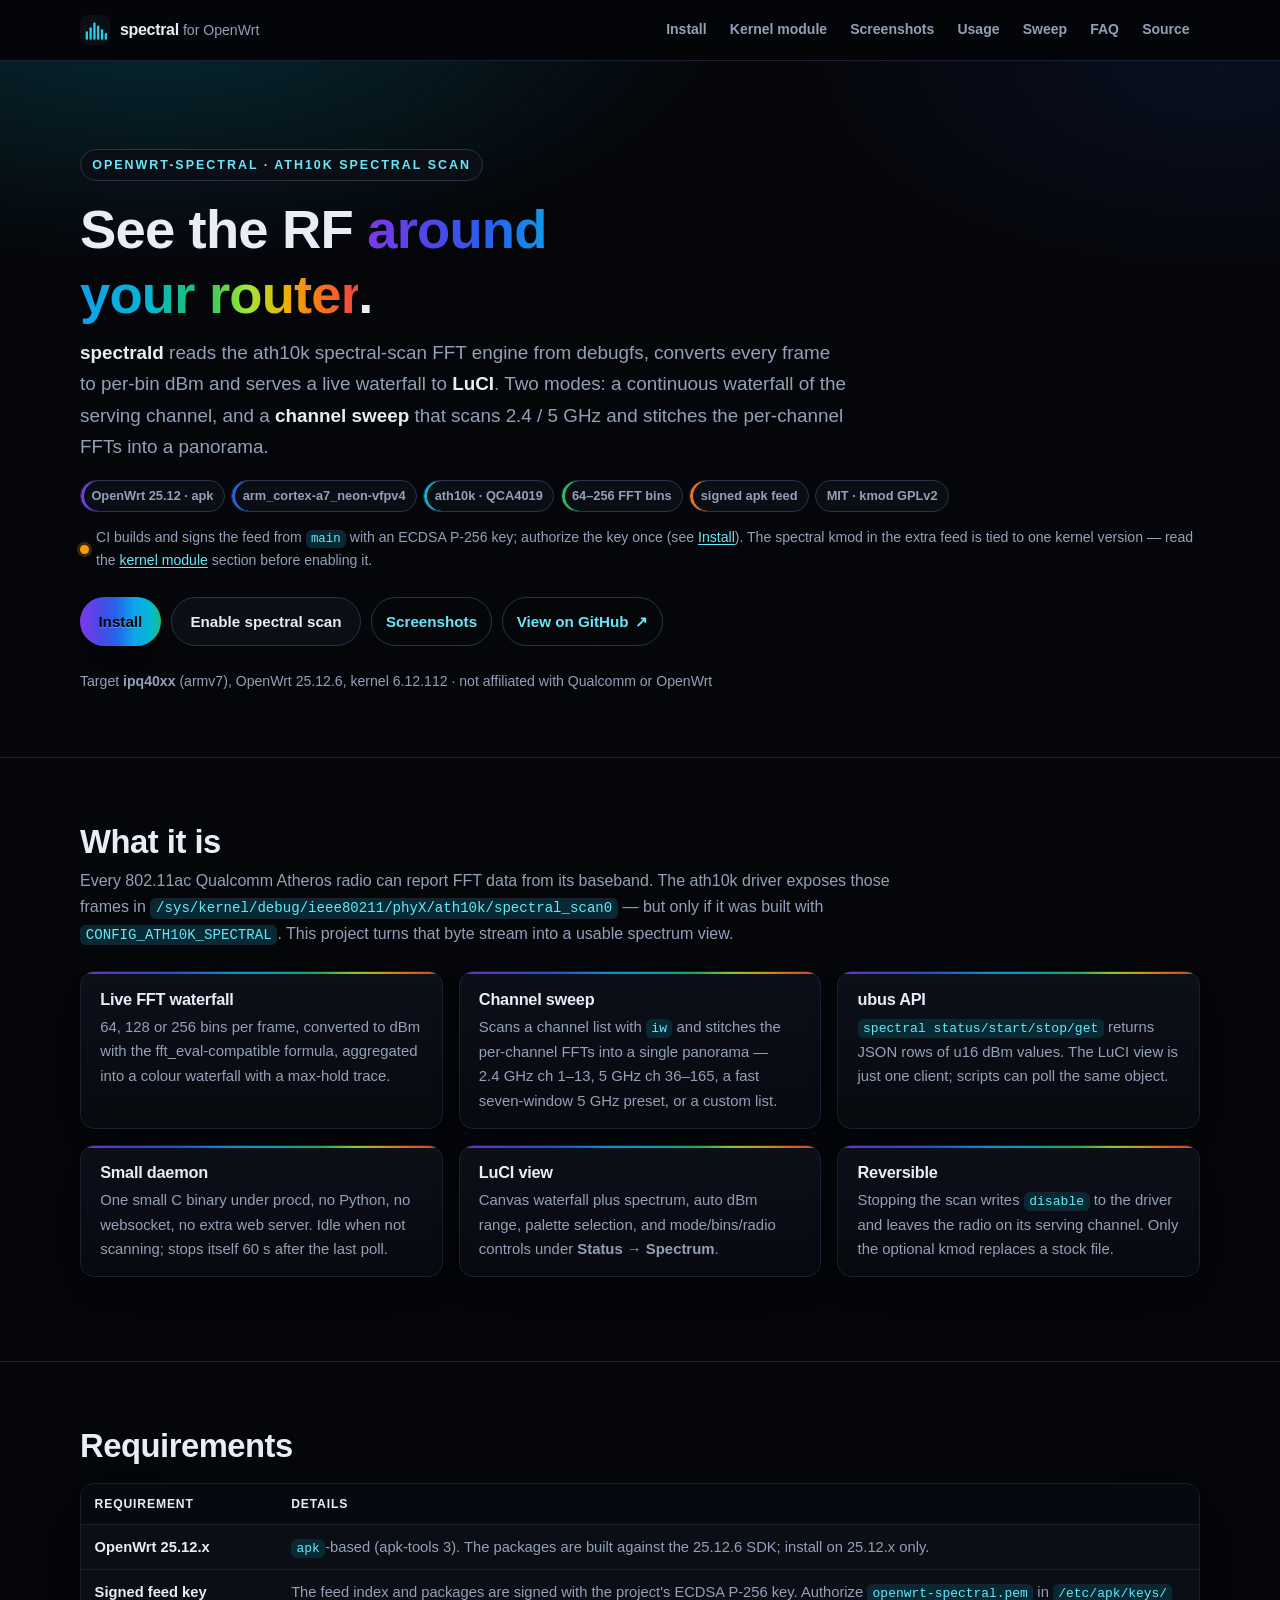
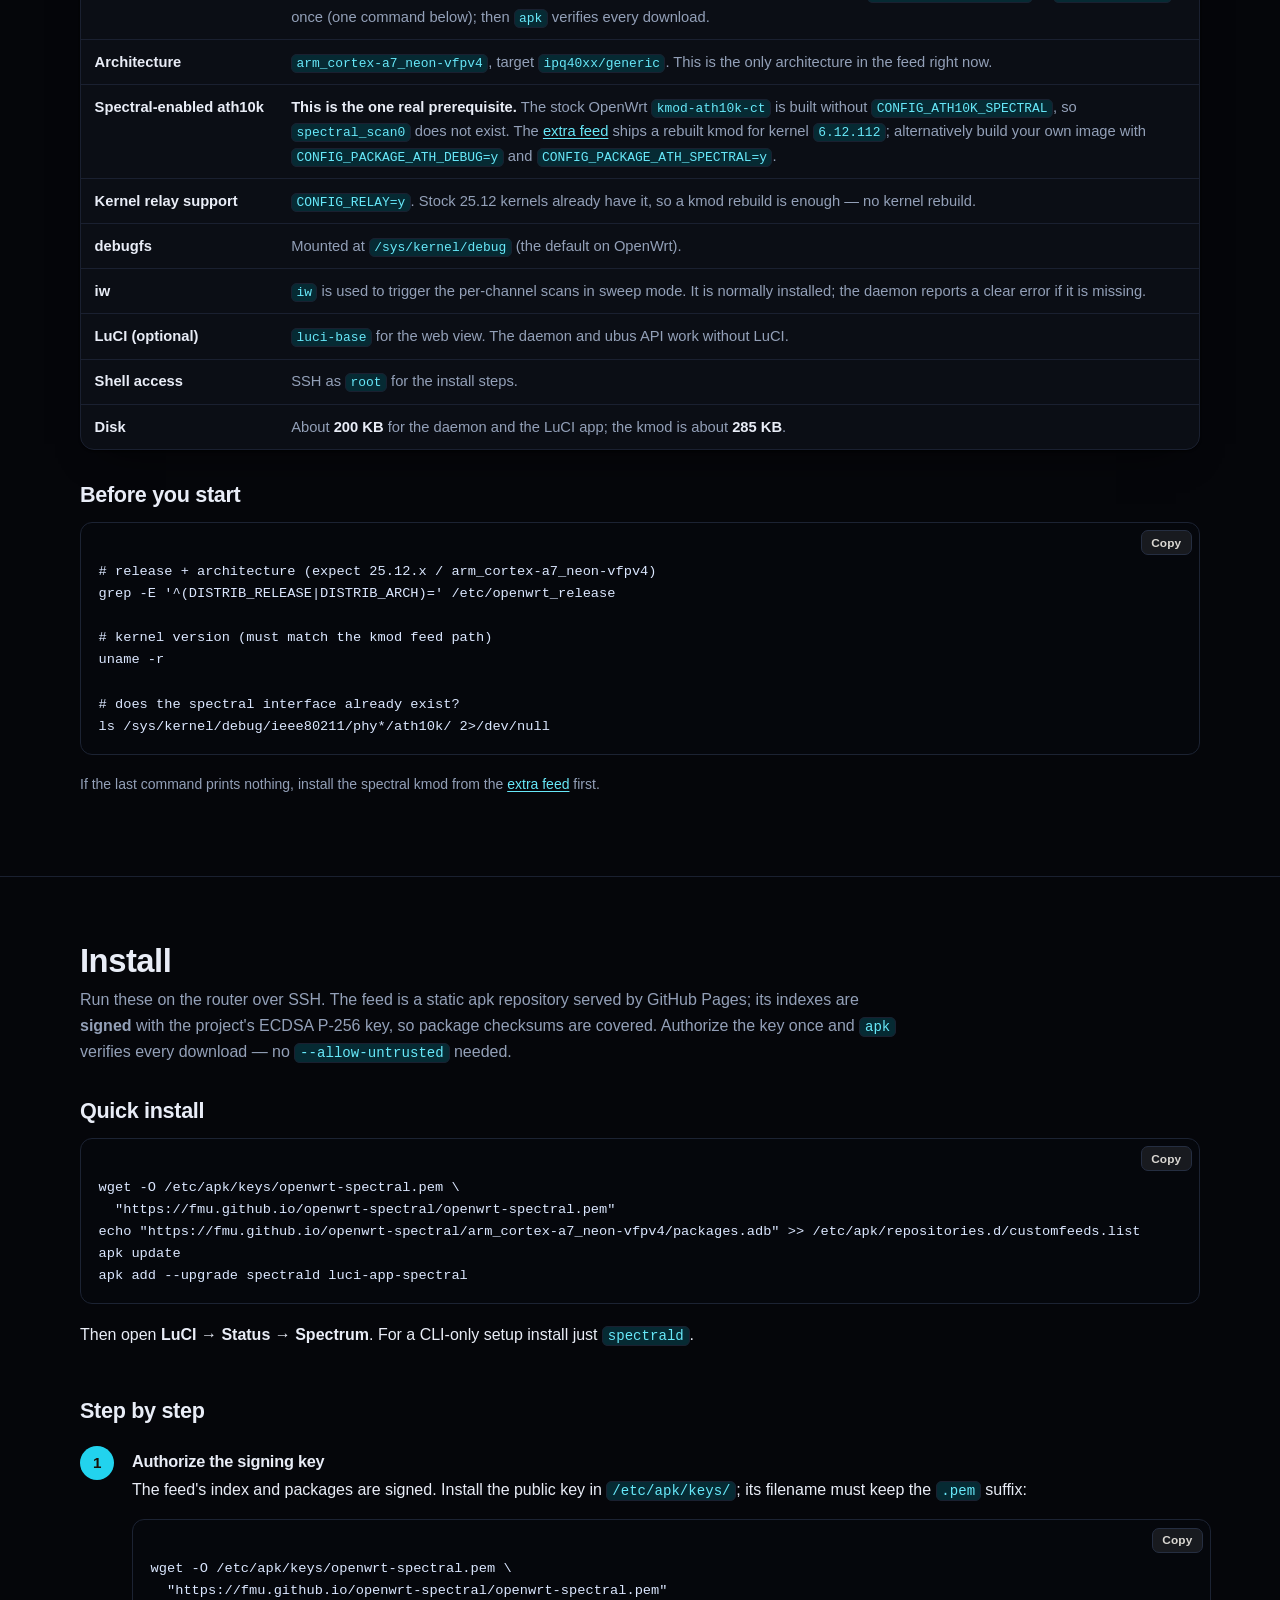
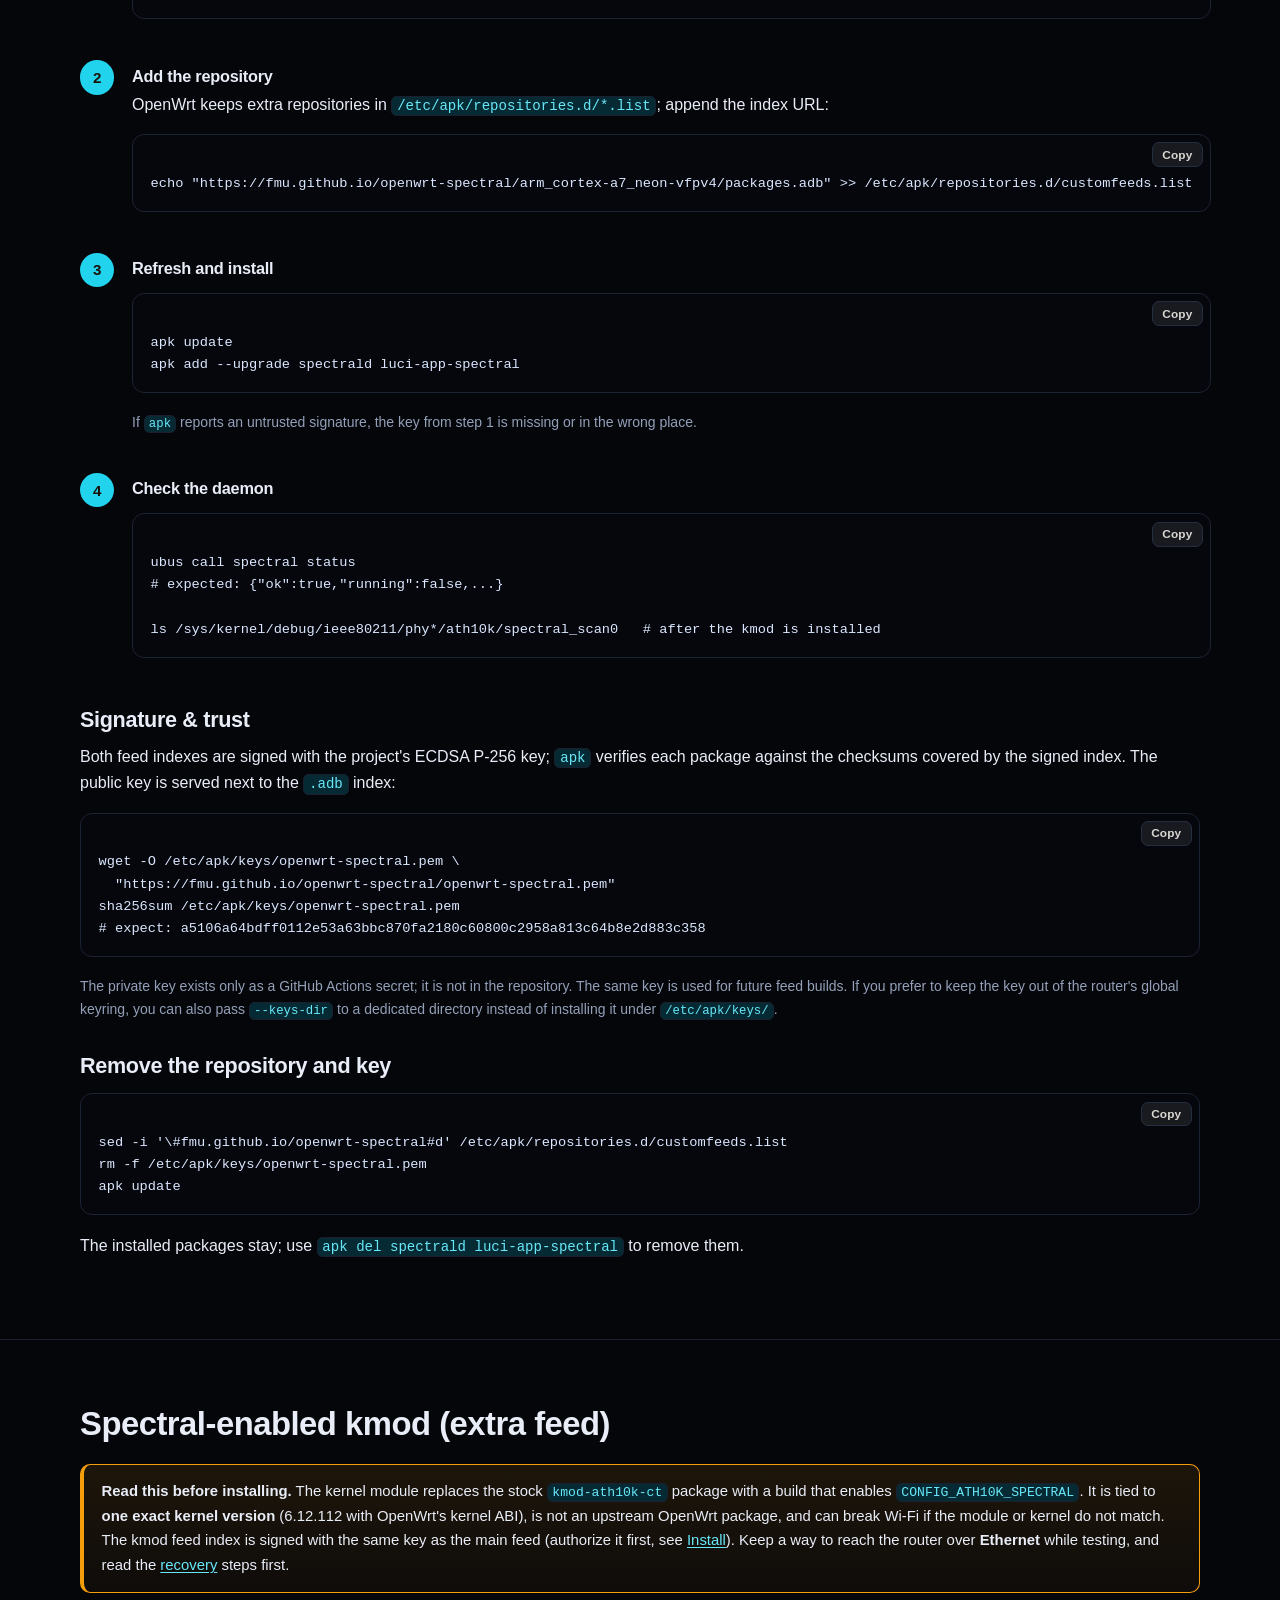
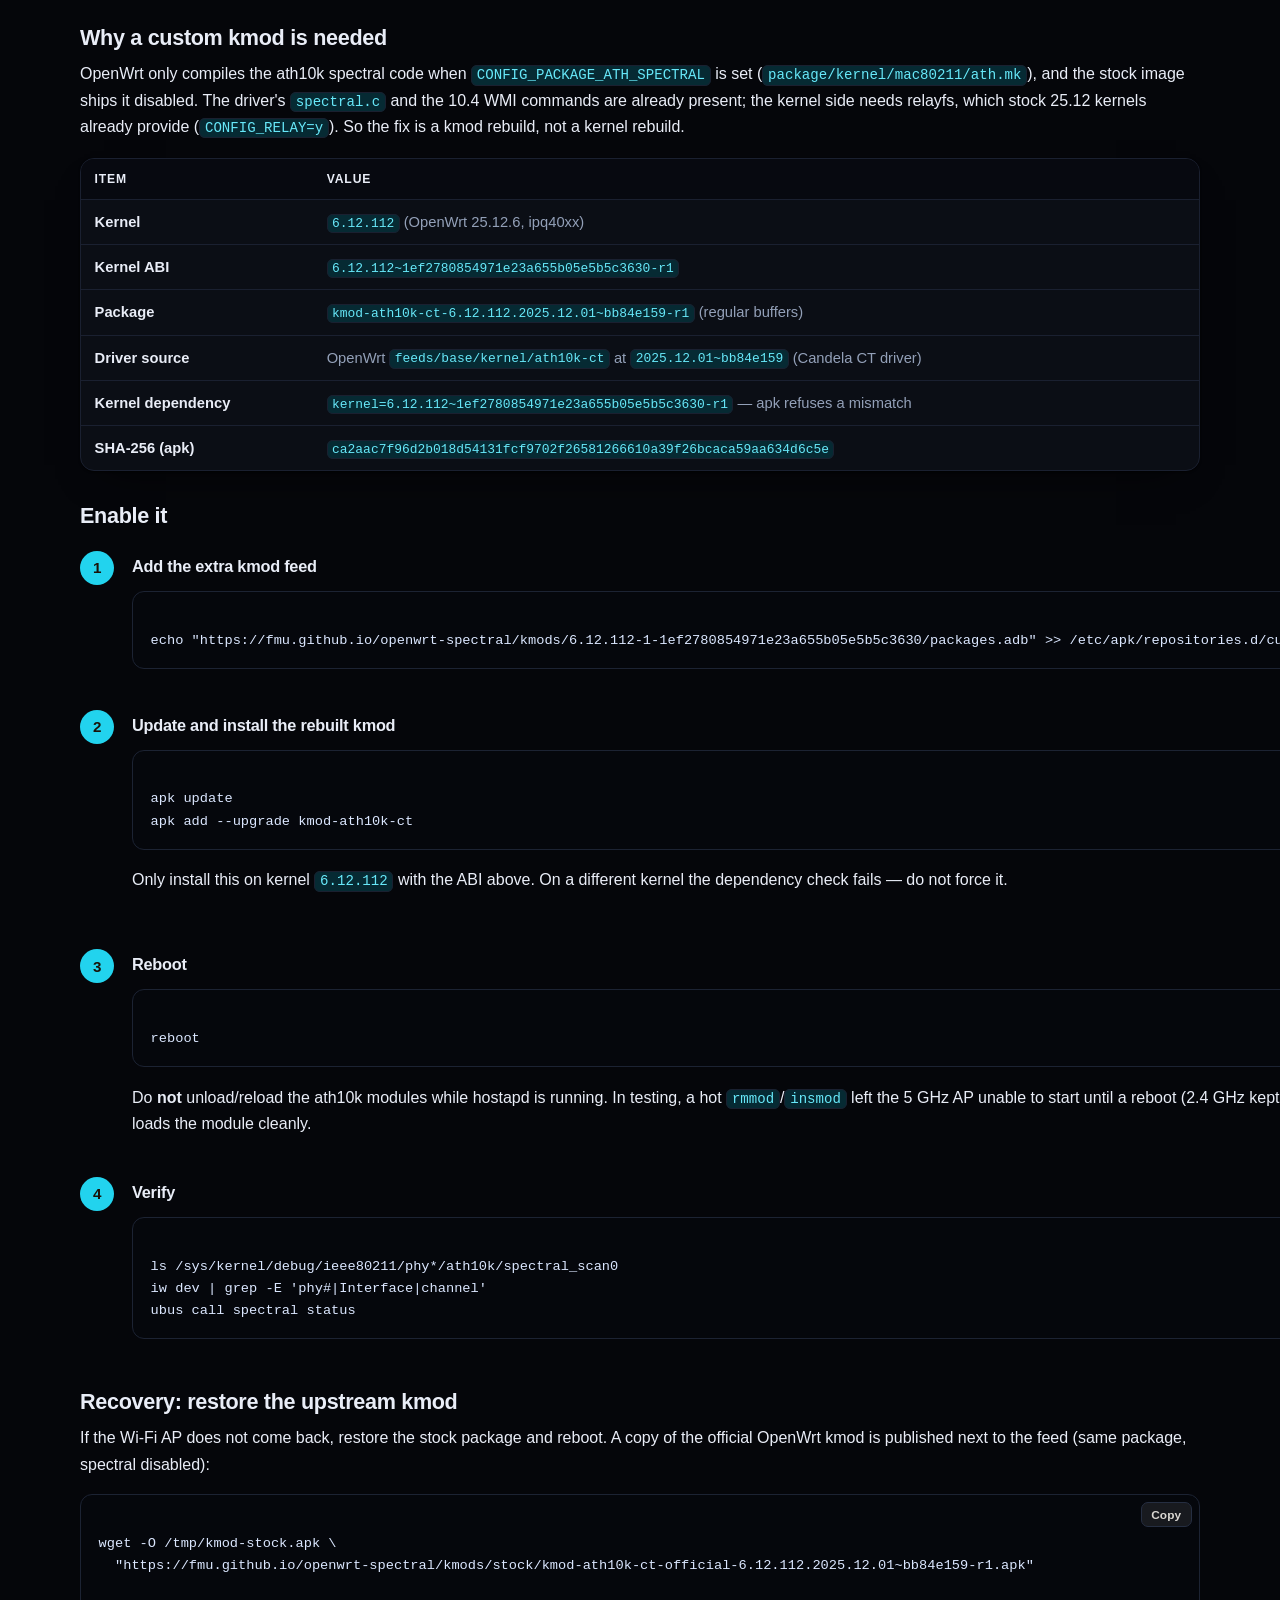
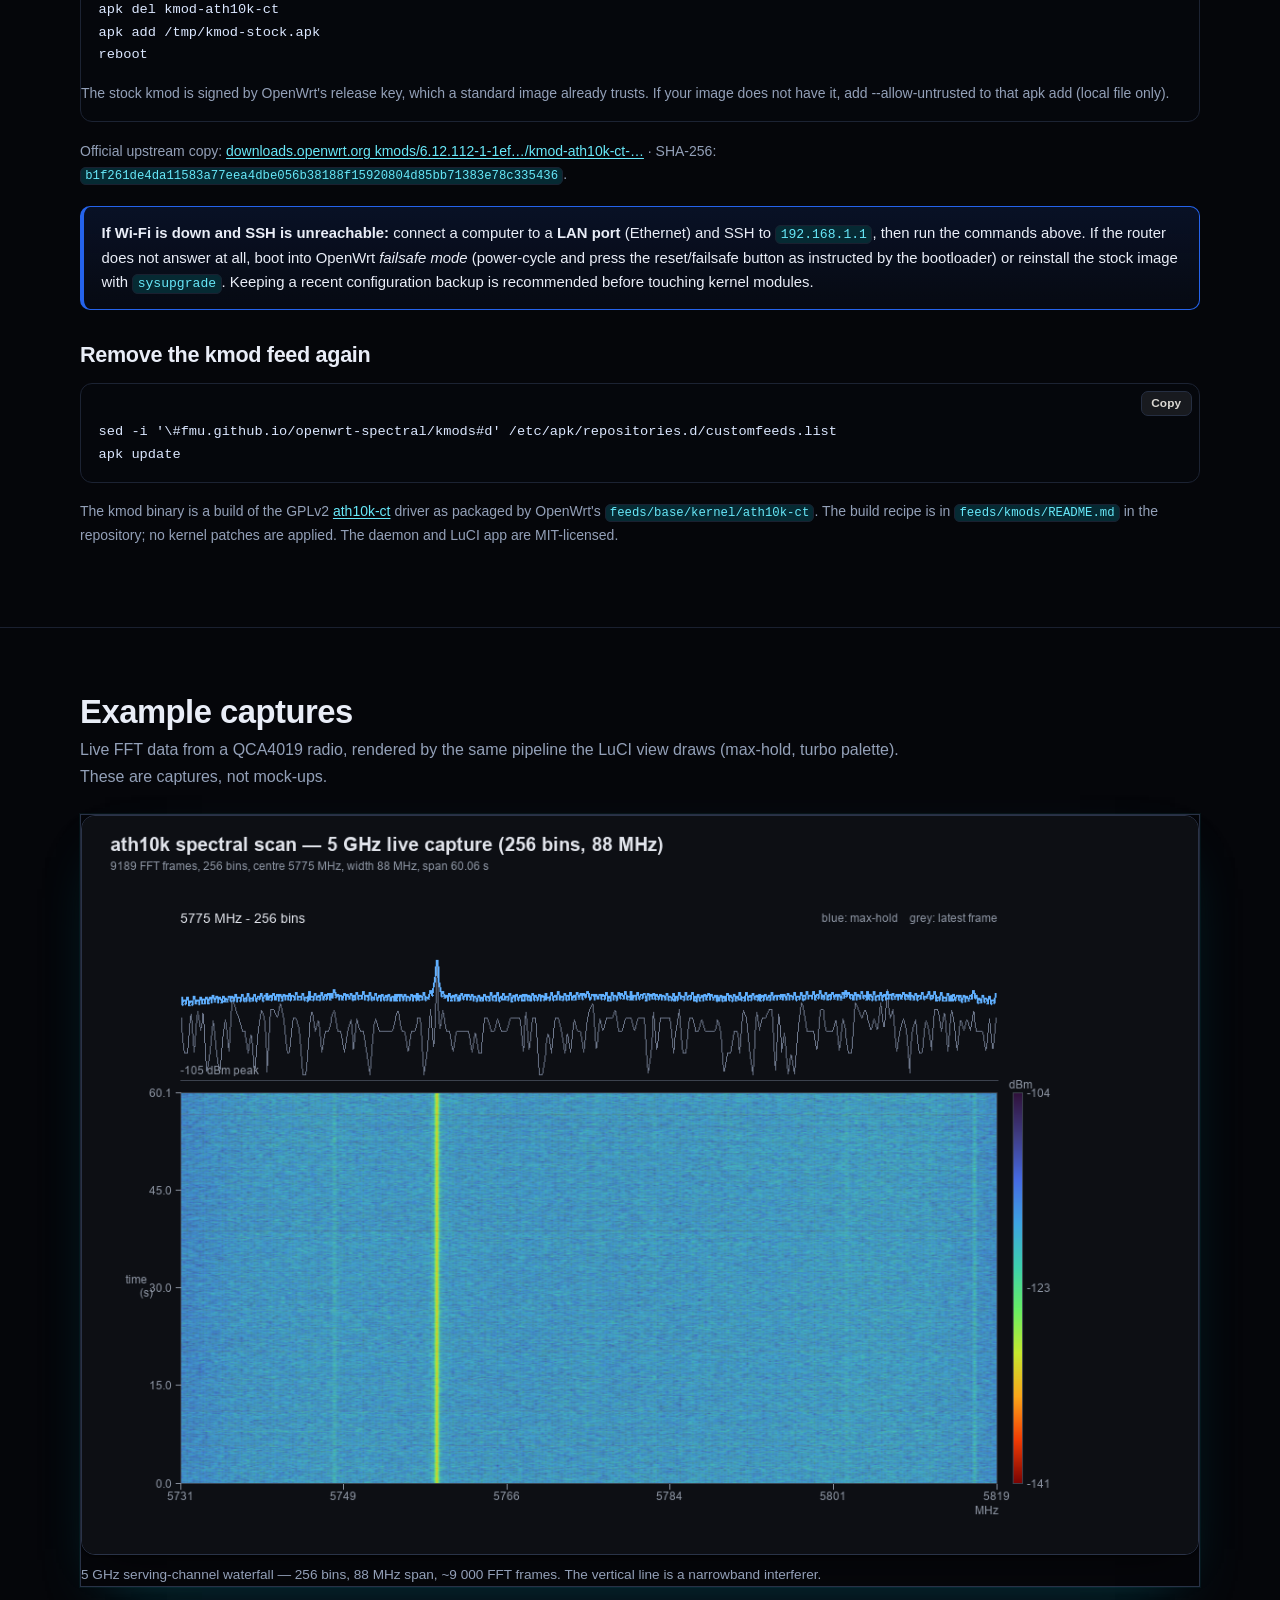
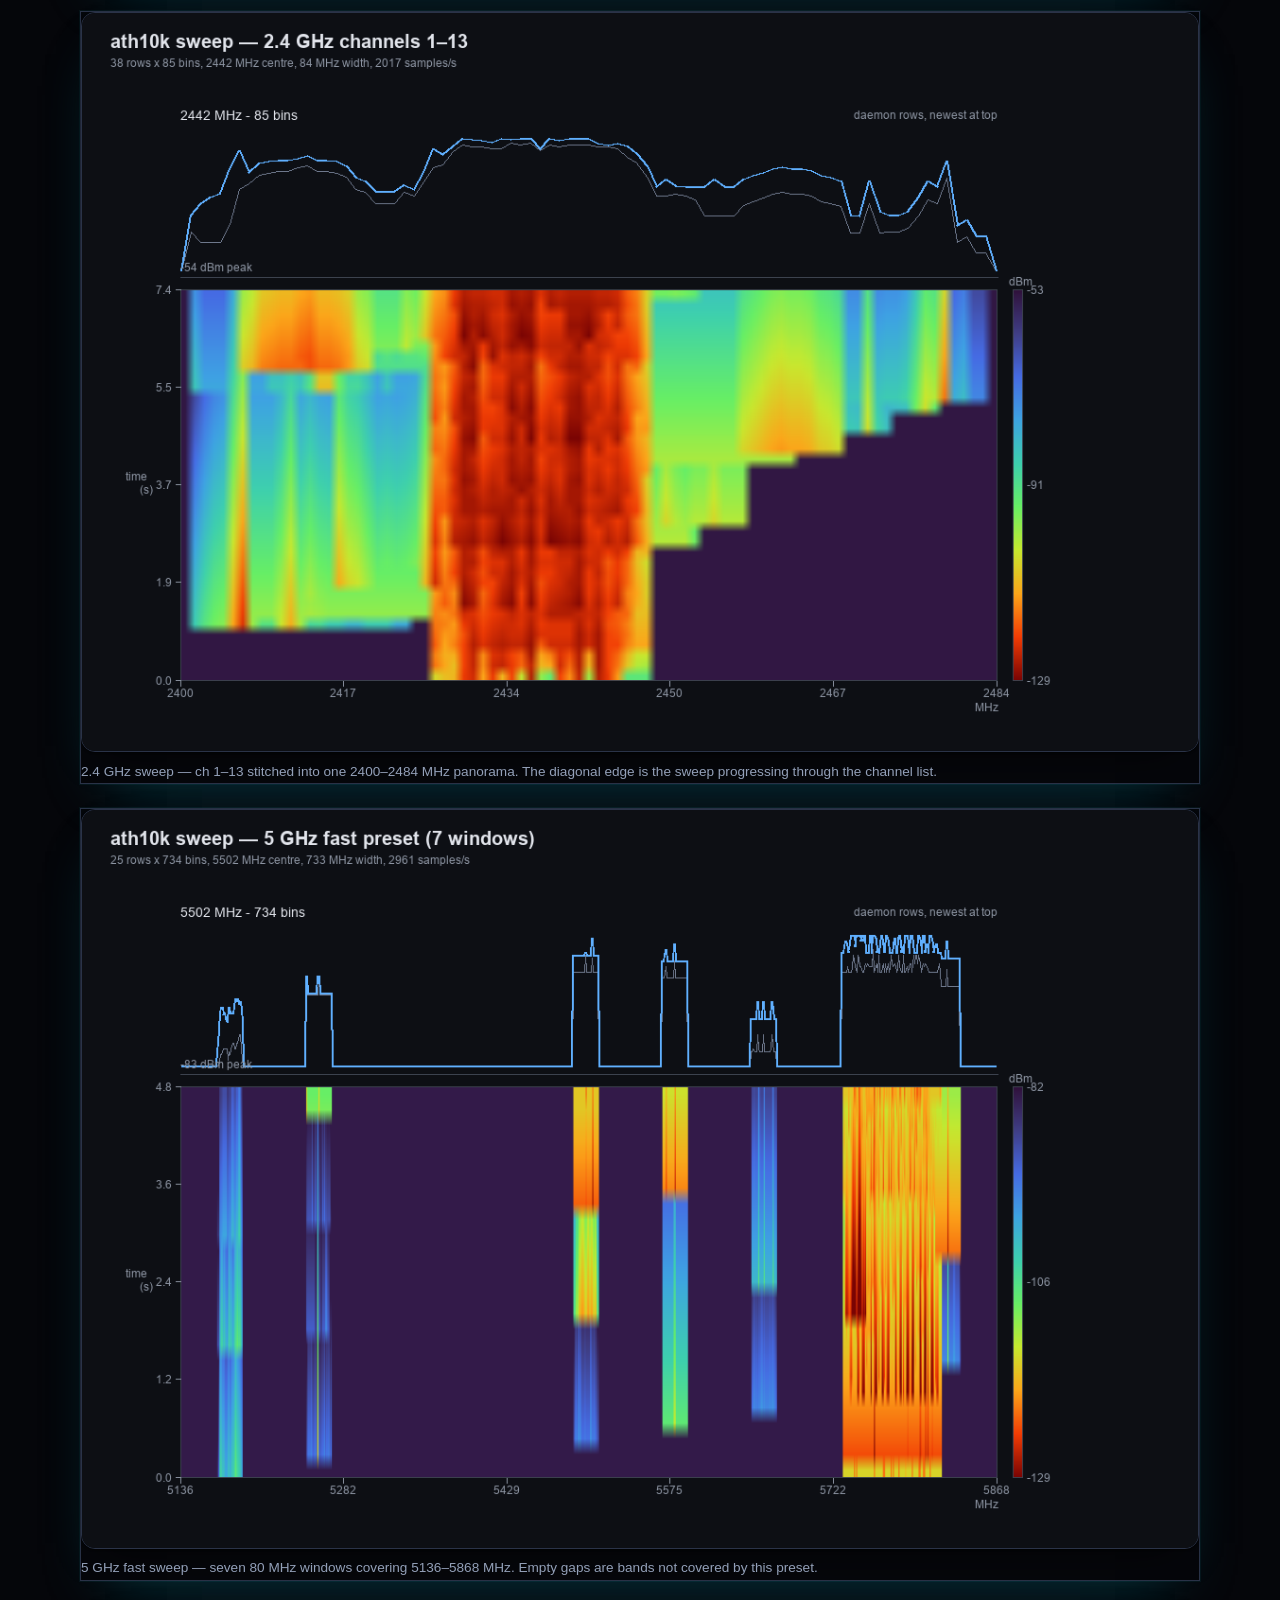
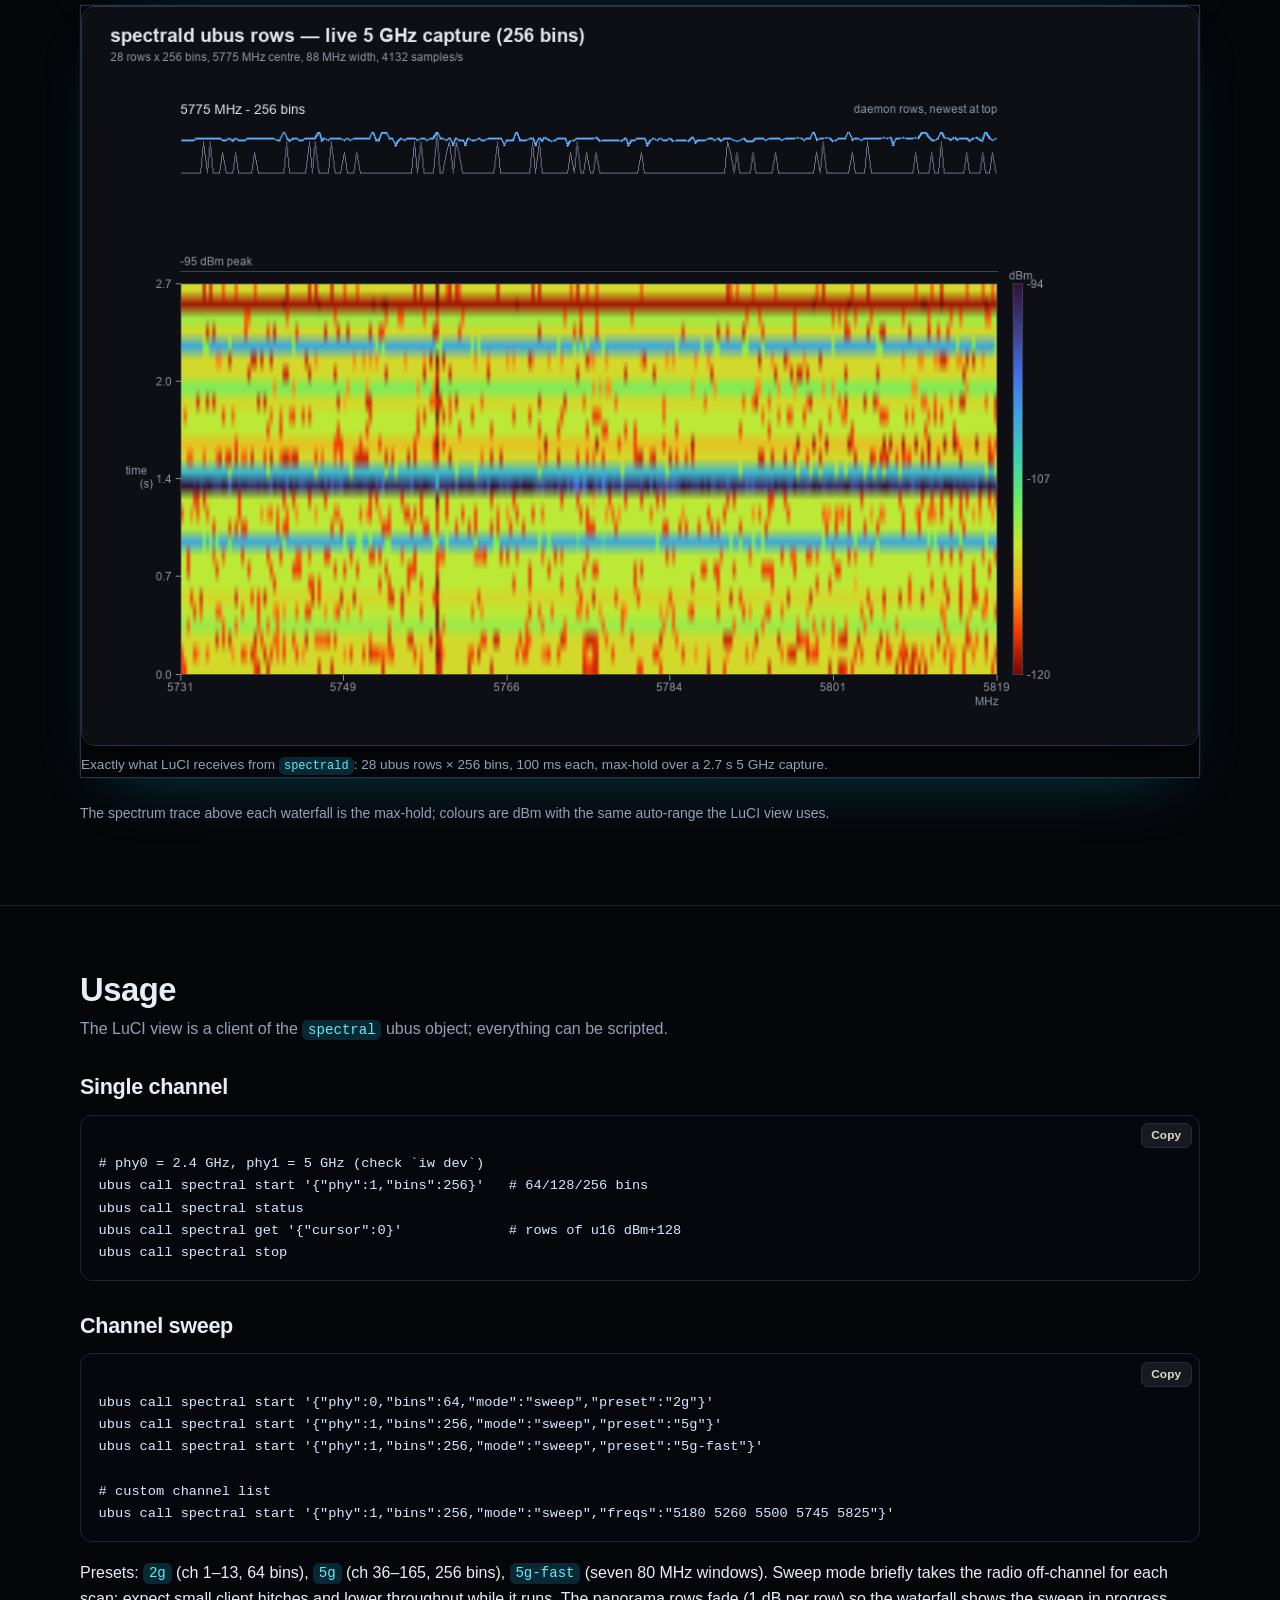
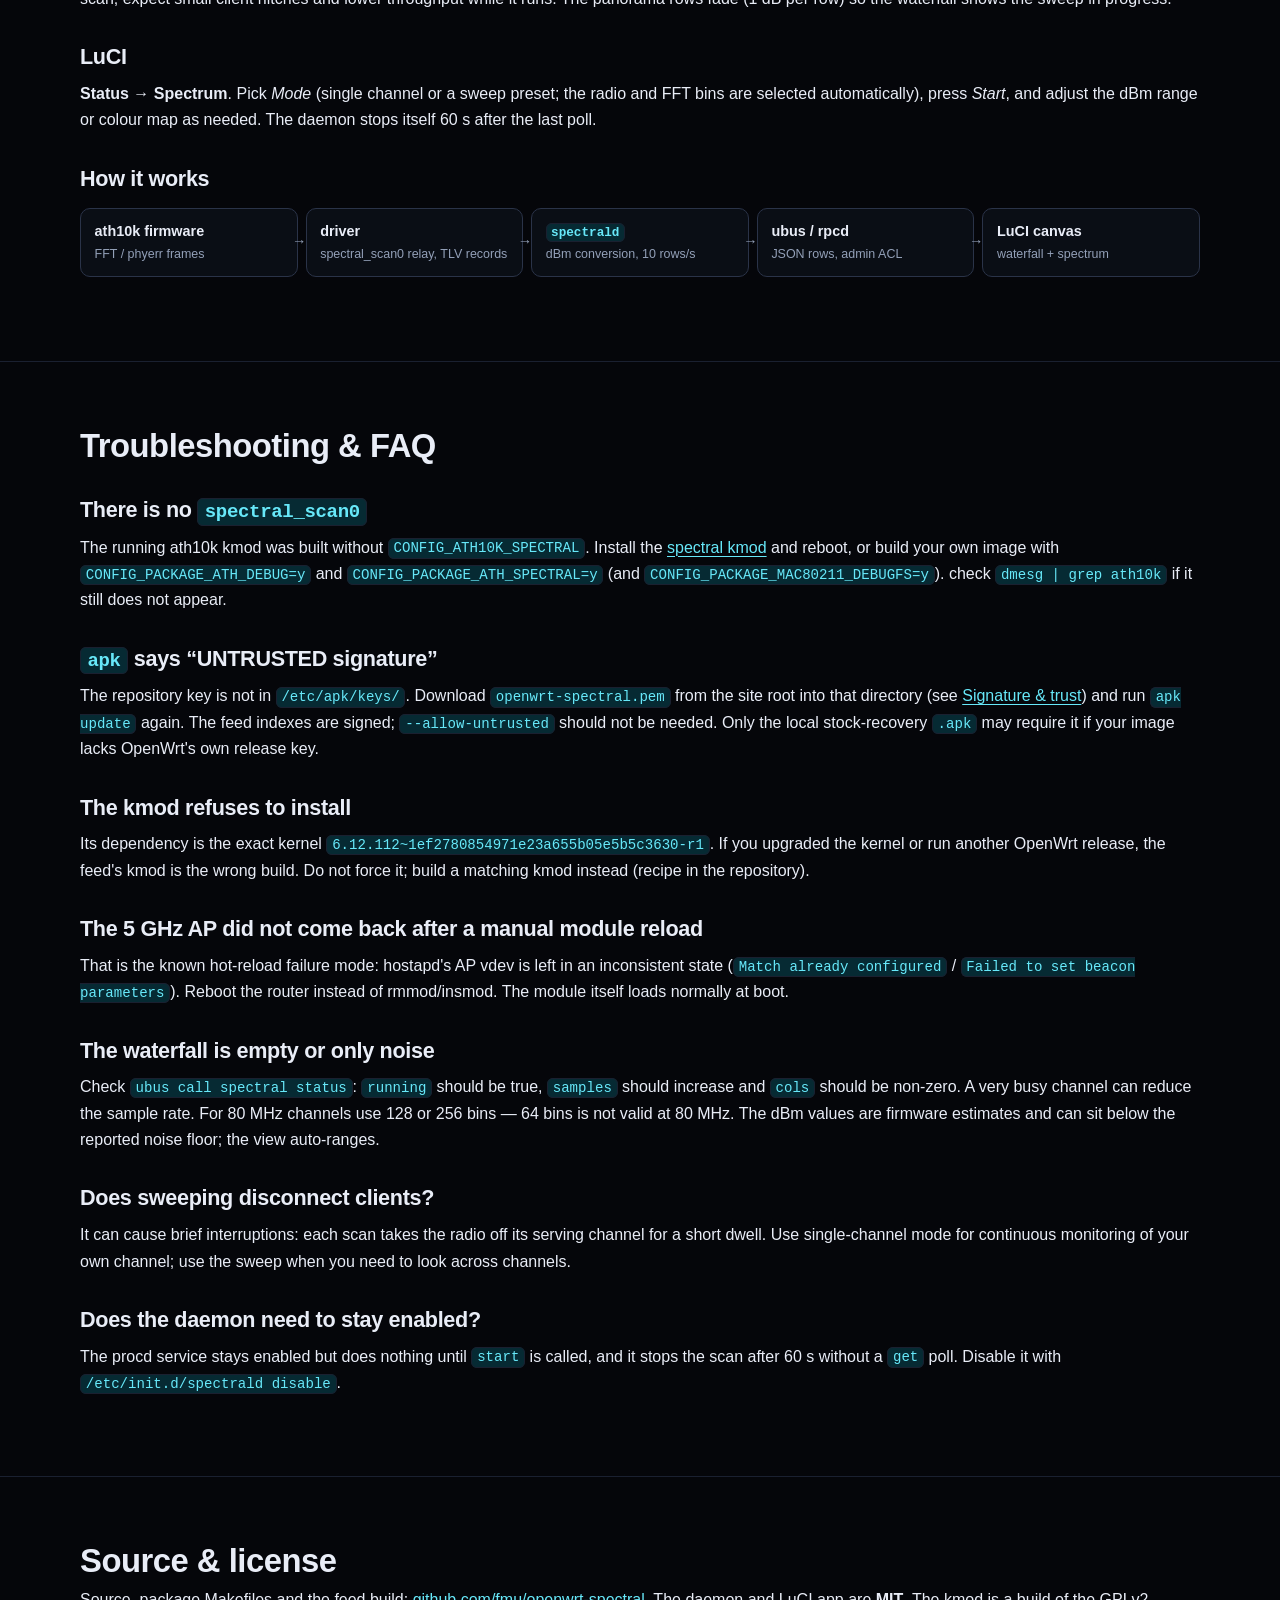
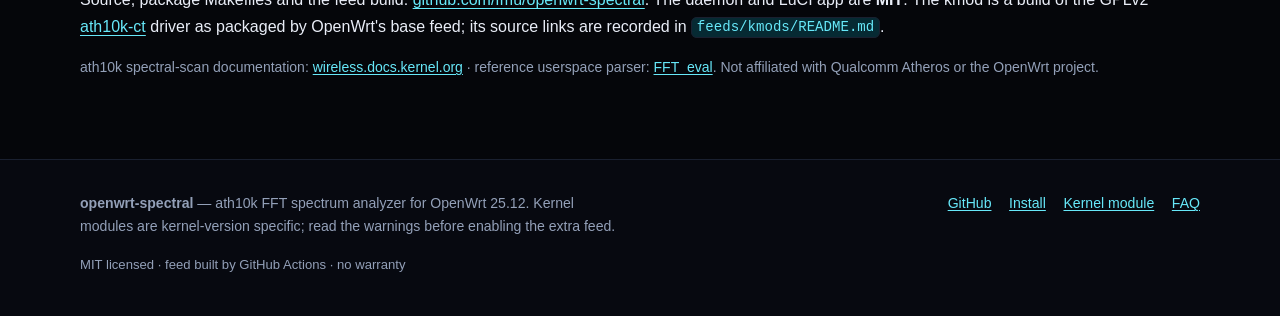
<file: docs/index.html>
<!doctype html>
<html lang="en">
<head>
<meta charset="utf-8">
<meta name="viewport" content="width=device-width, initial-scale=1">
<title>openwrt-spectral — ath10k FFT spectrum analyzer with LuCI</title>
<meta name="description" content="Install an ath10k spectral-scan FFT waterfall and channel sweep on OpenWrt 25.12 from a signed apk feed: spectrald daemon, LuCI view, and an optional spectral-enabled kmod with recovery instructions.">
<meta name="color-scheme" content="dark">
<meta name="theme-color" content="#05060a">
<meta name="robots" content="index, follow">
<meta property="og:type" content="website">
<meta property="og:site_name" content="openwrt-spectral">
<meta property="og:title" content="openwrt-spectral — ath10k FFT spectrum analyzer with LuCI">
<meta property="og:description" content="ath10k spectral-scan FFT waterfall and channel sweep for OpenWrt 25.12, with a LuCI view and apk feed.">
<meta name="twitter:card" content="summary">
<link rel="icon" href="favicon.svg" type="image/svg+xml">
<link rel="stylesheet" href="style.css">
</head>
<body>
<a class="skip-link" href="#main">Skip to content</a>

<header class="site-header">
  <div class="wrap">
    <a class="brand" href="#top" aria-label="openwrt-spectral — back to top">
      <svg class="brand-mark" viewBox="0 0 32 32" aria-hidden="true" focusable="false">
        <rect width="32" height="32" rx="8" fill="#0b0e15"/>
        <g fill="#22d3ee">
          <rect x="6"  y="17" width="2.4" height="9"  rx="1"/>
          <rect x="10" y="13" width="2.4" height="13" rx="1"/>
          <rect x="14" y="8"  width="2.4" height="18" rx="1"/>
          <rect x="18" y="11" width="2.4" height="15" rx="1"/>
          <rect x="22" y="15" width="2.4" height="11" rx="1"/>
          <rect x="26" y="19" width="2.4" height="7"  rx="1"/>
        </g>
      </svg>
      <span class="brand-text">spectral <span class="brand-sub">for OpenWrt</span></span>
    </a>
    <nav class="site-nav" aria-label="Sections">
      <ul>
        <li><a href="#install">Install</a></li>
        <li><a href="#kmod">Kernel module</a></li>
        <li><a href="#screens">Screenshots</a></li>
        <li><a href="#usage">Usage</a></li>
        <li><a href="#sweep">Sweep</a></li>
        <li><a href="#faq">FAQ</a></li>
        <li><a href="#source">Source</a></li>
      </ul>
    </nav>
  </div>
</header>

<main id="main">
  <section class="hero" id="top" aria-labelledby="hero-title">
    <div class="wrap">
      <p class="eyebrow">openwrt-spectral · ath10k spectral scan</p>
      <h1 id="hero-title">See the RF <span class="grad">around your router</span>.</h1>
      <p class="lede">
        <strong>spectrald</strong> reads the ath10k spectral-scan FFT engine from debugfs,
        converts every frame to per-bin dBm and serves a live waterfall to
        <strong>LuCI</strong>.  Two modes: a continuous waterfall of the serving channel,
        and a <strong>channel sweep</strong> that scans 2.4 / 5&nbsp;GHz and stitches the
        per-channel FFTs into a panorama.
      </p>
      <ul class="pills" aria-label="Project facts">
        <li>OpenWrt 25.12 · apk</li>
        <li>arm_cortex-a7_neon-vfpv4</li>
        <li>ath10k · QCA4019</li>
        <li>64–256 FFT bins</li>
        <li>signed apk feed</li>
        <li>MIT · kmod GPLv2</li>
      </ul>
      <p class="status-note"><span class="dot" aria-hidden="true"></span>
        <span>CI builds and signs the feed from <code>main</code> with an ECDSA P-256
        key; authorize the key once (see <a href="#install">Install</a>).  The spectral
        kmod in the extra feed is tied to one kernel version — read the
        <a href="#kmod">kernel module</a> section before enabling it.</span></p>
      <div class="actions">
        <a class="btn btn-primary" href="#install">Install</a>
        <a class="btn btn-secondary" href="#kmod">Enable spectral scan</a>
        <a class="btn btn-ghost" href="#screens">Screenshots</a>
        <a class="btn btn-ghost" href="https://github.com/fmu/openwrt-spectral" rel="noopener">View on GitHub <span aria-hidden="true">↗</span></a>
      </div>
      <p class="hero-meta">
        Target <strong>ipq40xx</strong> (armv7), OpenWrt 25.12.6, kernel 6.12.112
        · not affiliated with Qualcomm or OpenWrt
      </p>
    </div>
  </section>

  <section id="what" aria-labelledby="what-title">
    <div class="wrap">
      <h2 id="what-title">What it is</h2>
      <p class="section-lede">
        Every 802.11ac Qualcomm Atheros radio can report FFT data from its baseband.
        The ath10k driver exposes those frames in
        <code>/sys/kernel/debug/ieee80211/phyX/ath10k/spectral_scan0</code> — but only
        if it was built with <code>CONFIG_ATH10K_SPECTRAL</code>.  This project turns that
        byte stream into a usable spectrum view.
      </p>
      <div class="grid">
        <article class="card">
          <h3>Live FFT waterfall</h3>
          <p>64, 128 or 256 bins per frame, converted to dBm with the fft_eval-compatible
          formula, aggregated into a colour waterfall with a max-hold trace.</p>
        </article>
        <article class="card">
          <h3>Channel sweep</h3>
          <p>Scans a channel list with <code>iw</code> and stitches the per-channel FFTs
          into a single panorama — 2.4&nbsp;GHz ch 1–13, 5&nbsp;GHz ch 36–165, a fast
          seven-window 5&nbsp;GHz preset, or a custom list.</p>
        </article>
        <article class="card">
          <h3>ubus API</h3>
          <p><code>spectral status/start/stop/get</code> returns JSON rows of u16 dBm
          values.  The LuCI view is just one client; scripts can poll the same object.</p>
        </article>
        <article class="card">
          <h3>Small daemon</h3>
          <p>One small C binary under procd, no Python, no websocket, no extra web
          server.  Idle when not scanning; stops itself 60&nbsp;s after the last poll.</p>
        </article>
        <article class="card">
          <h3>LuCI view</h3>
          <p>Canvas waterfall plus spectrum, auto dBm range, palette selection, and
          mode/bins/radio controls under <strong>Status → Spectrum</strong>.</p>
        </article>
        <article class="card">
          <h3>Reversible</h3>
          <p>Stopping the scan writes <code>disable</code> to the driver and leaves the
          radio on its serving channel.  Only the optional kmod replaces a stock file.</p>
        </article>
      </div>
    </div>
  </section>

  <section id="requirements" aria-labelledby="req-title">
    <div class="wrap">
      <h2 id="req-title">Requirements</h2>
      <div class="table-wrap">
        <table>
          <thead>
            <tr><th scope="col">Requirement</th><th scope="col">Details</th></tr>
          </thead>
          <tbody>
            <tr>
              <th scope="row">OpenWrt 25.12.x</th>
              <td><code>apk</code>-based (apk-tools 3).  The packages are built against the
              25.12.6 SDK; install on 25.12.x only.</td>
            </tr>
            <tr>
              <th scope="row">Signed feed key</th>
              <td>The feed index and packages are signed with the project's ECDSA P-256
              key.  Authorize <code>openwrt-spectral.pem</code> in
              <code>/etc/apk/keys/</code> once (one command below); then
              <code>apk</code> verifies every download.</td>
            </tr>
            <tr>
              <th scope="row">Architecture</th>
              <td><code>arm_cortex-a7_neon-vfpv4</code>, target <code>ipq40xx/generic</code>.
              This is the only architecture in the feed right now.</td>
            </tr>
            <tr>
              <th scope="row">Spectral-enabled ath10k</th>
              <td><strong>This is the one real prerequisite.</strong> The stock OpenWrt
              <code>kmod-ath10k-ct</code> is built without <code>CONFIG_ATH10K_SPECTRAL</code>,
              so <code>spectral_scan0</code> does not exist.  The
              <a href="#kmod">extra feed</a> ships a rebuilt kmod for kernel
              <code>6.12.112</code>; alternatively build your own image with
              <code>CONFIG_PACKAGE_ATH_DEBUG=y</code> and
              <code>CONFIG_PACKAGE_ATH_SPECTRAL=y</code>.</td>
            </tr>
            <tr>
              <th scope="row">Kernel relay support</th>
              <td><code>CONFIG_RELAY=y</code>.  Stock 25.12 kernels already have it, so a
              kmod rebuild is enough — no kernel rebuild.</td>
            </tr>
            <tr>
              <th scope="row">debugfs</th>
              <td>Mounted at <code>/sys/kernel/debug</code> (the default on OpenWrt).</td>
            </tr>
            <tr>
              <th scope="row">iw</th>
              <td><code>iw</code> is used to trigger the per-channel scans in sweep mode.
              It is normally installed; the daemon reports a clear error if it is missing.</td>
            </tr>
            <tr>
              <th scope="row">LuCI (optional)</th>
              <td><code>luci-base</code> for the web view.  The daemon and ubus API work
              without LuCI.</td>
            </tr>
            <tr>
              <th scope="row">Shell access</th>
              <td>SSH as <code>root</code> for the install steps.</td>
            </tr>
            <tr>
              <th scope="row">Disk</th>
              <td>About <strong>200&nbsp;KB</strong> for the daemon and the LuCI app; the
              kmod is about <strong>285&nbsp;KB</strong>.</td>
            </tr>
          </tbody>
        </table>
      </div>

      <h3 id="preflight">Before you start</h3>
      <figure class="cmd">
        <pre><code># release + architecture (expect 25.12.x / arm_cortex-a7_neon-vfpv4)
grep -E '^(DISTRIB_RELEASE|DISTRIB_ARCH)=' /etc/openwrt_release

# kernel version (must match the kmod feed path)
uname -r

# does the spectral interface already exist?
ls /sys/kernel/debug/ieee80211/phy*/ath10k/ 2>/dev/null</code></pre>
      </figure>
      <p class="fineprint">If the last command prints nothing, install the spectral kmod
      from the <a href="#kmod">extra feed</a> first.</p>
    </div>
  </section>

  <section id="install" aria-labelledby="install-title">
    <div class="wrap">
      <h2 id="install-title">Install</h2>
      <p class="section-lede">
        Run these on the router over SSH.  The feed is a static apk repository served by
        GitHub Pages; its indexes are <strong>signed</strong> with the project's ECDSA P-256
        key, so package checksums are covered.  Authorize the key once and
        <code>apk</code> verifies every download — no <code>--allow-untrusted</code> needed.
      </p>

      <h3 id="quick-install">Quick install</h3>
      <figure class="cmd">
        <pre><code>wget -O /etc/apk/keys/openwrt-spectral.pem \
  "https://fmu.github.io/openwrt-spectral/openwrt-spectral.pem"
echo "https://fmu.github.io/openwrt-spectral/arm_cortex-a7_neon-vfpv4/packages.adb" &gt;&gt; /etc/apk/repositories.d/customfeeds.list
apk update
apk add --upgrade spectrald luci-app-spectral</code></pre>
      </figure>
      <p>Then open <strong>LuCI → Status → Spectrum</strong>.  For a CLI-only setup install
      just <code>spectrald</code>.</p>

      <ul class="pills" aria-label="Packages in the feed">
        <!--PACKAGES-->
      </ul>

      <h3>Step by step</h3>
      <ol class="steps">
        <li>
          <h4>Authorize the signing key</h4>
          <p>The feed's index and packages are signed.  Install the public key in
          <code>/etc/apk/keys/</code>; its filename must keep the <code>.pem</code>
          suffix:</p>
          <figure class="cmd">
            <pre><code>wget -O /etc/apk/keys/openwrt-spectral.pem \
  "https://fmu.github.io/openwrt-spectral/openwrt-spectral.pem"</code></pre>
          </figure>
        </li>
        <li>
          <h4>Add the repository</h4>
          <p>OpenWrt keeps extra repositories in
          <code>/etc/apk/repositories.d/*.list</code>; append the index URL:</p>
          <figure class="cmd">
            <pre><code>echo "https://fmu.github.io/openwrt-spectral/arm_cortex-a7_neon-vfpv4/packages.adb" &gt;&gt; /etc/apk/repositories.d/customfeeds.list</code></pre>
          </figure>
        </li>
        <li>
          <h4>Refresh and install</h4>
          <figure class="cmd">
            <pre><code>apk update
apk add --upgrade spectrald luci-app-spectral</code></pre>
          </figure>
          <p class="fineprint">If <code>apk</code> reports an untrusted signature, the
          key from step&nbsp;1 is missing or in the wrong place.</p>
        </li>
        <li>
          <h4>Check the daemon</h4>
          <figure class="cmd">
            <pre><code>ubus call spectral status
# expected: {"ok":true,"running":false,...}

ls /sys/kernel/debug/ieee80211/phy*/ath10k/spectral_scan0   # after the kmod is installed
</code></pre>
          </figure>
        </li>
      </ol>

      <h3 id="trust">Signature &amp; trust</h3>
      <p>Both feed indexes are signed with the project's ECDSA P-256 key; <code>apk</code>
      verifies each package against the checksums covered by the signed index.  The
      public key is served next to the <code>.adb</code> index:</p>
      <figure class="cmd">
        <pre><code>wget -O /etc/apk/keys/openwrt-spectral.pem \
  "https://fmu.github.io/openwrt-spectral/openwrt-spectral.pem"
sha256sum /etc/apk/keys/openwrt-spectral.pem
# expect: a5106a64bdff0112e53a63bbc870fa2180c60800c2958a813c64b8e2d883c358</code></pre>
      </figure>
      <p class="fineprint">The private key exists only as a GitHub Actions secret; it is
      not in the repository.  The same key is used for future feed builds.  If you prefer
      to keep the key out of the router's global keyring, you can also pass
      <code>--keys-dir</code> to a dedicated directory instead of installing it under
      <code>/etc/apk/keys/</code>.</p>

      <h3 id="remove-repo">Remove the repository and key</h3>
      <figure class="cmd">
        <pre><code>sed -i '\#fmu.github.io/openwrt-spectral#d' /etc/apk/repositories.d/customfeeds.list
rm -f /etc/apk/keys/openwrt-spectral.pem
apk update</code></pre>
      </figure>
      <p>The installed packages stay; use <code>apk del spectrald luci-app-spectral</code>
      to remove them.</p>
    </div>
  </section>

  <section id="kmod" aria-labelledby="kmod-title">
    <div class="wrap">
      <h2 id="kmod-title">Spectral-enabled kmod (extra feed)</h2>

      <div class="callout warn">
        <p><strong>Read this before installing.</strong> The kernel module replaces the
        stock <code>kmod-ath10k-ct</code> package with a build that enables
        <code>CONFIG_ATH10K_SPECTRAL</code>.  It is tied to <strong>one exact kernel
        version</strong> (6.12.112 with OpenWrt's kernel ABI), is not an upstream OpenWrt
        package, and can break Wi-Fi if the module or kernel do not match.  The kmod feed
        index is signed with the same key as the main feed (authorize it first, see
        <a href="#install">Install</a>).  Keep a way to reach the router over
        <strong>Ethernet</strong> while testing, and read the
        <a href="#kmod-recovery">recovery</a> steps first.</p>
      </div>

      <h3 id="kmod-why">Why a custom kmod is needed</h3>
      <p>
        OpenWrt only compiles the ath10k spectral code when
        <code>CONFIG_PACKAGE_ATH_SPECTRAL</code> is set
        (<code>package/kernel/mac80211/ath.mk</code>), and the stock image ships it
        disabled.  The driver's <code>spectral.c</code> and the 10.4 WMI commands are
        already present; the kernel side needs relayfs, which stock 25.12 kernels already
        provide (<code>CONFIG_RELAY=y</code>).  So the fix is a kmod rebuild, not a kernel
        rebuild.
      </p>

      <div class="table-wrap">
        <table>
          <thead><tr><th scope="col">Item</th><th scope="col">Value</th></tr></thead>
          <tbody>
            <tr><th scope="row">Kernel</th><td><code>6.12.112</code> (OpenWrt 25.12.6, ipq40xx)</td></tr>
            <tr><th scope="row">Kernel ABI</th><td><code>6.12.112~1ef2780854971e23a655b05e5b5c3630-r1</code></td></tr>
            <tr><th scope="row">Package</th><td><code>kmod-ath10k-ct-6.12.112.2025.12.01~bb84e159-r1</code> (regular buffers)</td></tr>
            <tr><th scope="row">Driver source</th><td>OpenWrt <code>feeds/base/kernel/ath10k-ct</code> at <code>2025.12.01~bb84e159</code> (Candela CT driver)</td></tr>
            <tr><th scope="row">Kernel dependency</th><td><code>kernel=6.12.112~1ef2780854971e23a655b05e5b5c3630-r1</code> — apk refuses a mismatch</td></tr>
            <tr><th scope="row">SHA-256 (apk)</th><td><code>ca2aac7f96d2b018d54131fcf9702f26581266610a39f26bcaca59aa634d6c5e</code></td></tr>
          </tbody>
        </table>
      </div>

      <h3 id="kmod-install">Enable it</h3>
      <ol class="steps">
        <li>
          <h4>Add the extra kmod feed</h4>
          <figure class="cmd">
            <pre><code>echo "https://fmu.github.io/openwrt-spectral/kmods/6.12.112-1-1ef2780854971e23a655b05e5b5c3630/packages.adb" &gt;&gt; /etc/apk/repositories.d/customfeeds.list</code></pre>
          </figure>
        </li>
        <li>
          <h4>Update and install the rebuilt kmod</h4>
          <figure class="cmd">
            <pre><code>apk update
apk add --upgrade kmod-ath10k-ct</code></pre>
          </figure>
          <p>Only install this on kernel <code>6.12.112</code> with the ABI above.  On a
          different kernel the dependency check fails — do not force it.</p>
          <ul class="pills" aria-label="Packages in the kmod feed">
            <!--KMODPACKAGES-->
          </ul>
        </li>
        <li>
          <h4>Reboot</h4>
          <figure class="cmd">
            <pre><code>reboot</code></pre>
          </figure>
          <p>Do <strong>not</strong> unload/reload the ath10k modules while hostapd is
          running.  In testing, a hot <code>rmmod</code>/<code>insmod</code> left the
          5&nbsp;GHz AP unable to start until a reboot (2.4&nbsp;GHz kept working).  A
          reboot loads the module cleanly.</p>
        </li>
        <li>
          <h4>Verify</h4>
          <figure class="cmd">
            <pre><code>ls /sys/kernel/debug/ieee80211/phy*/ath10k/spectral_scan0
iw dev | grep -E 'phy#|Interface|channel'
ubus call spectral status</code></pre>
          </figure>
        </li>
      </ol>

      <h3 id="kmod-recovery">Recovery: restore the upstream kmod</h3>
      <p>If the Wi-Fi AP does not come back, restore the stock package and reboot.  A copy
      of the official OpenWrt kmod is published next to the feed (same package, spectral
      disabled):</p>
      <figure class="cmd">
        <pre><code>wget -O /tmp/kmod-stock.apk \
  "https://fmu.github.io/openwrt-spectral/kmods/stock/kmod-ath10k-ct-official-6.12.112.2025.12.01~bb84e159-r1.apk"

apk del kmod-ath10k-ct
apk add /tmp/kmod-stock.apk
reboot</code></pre>
      <p class="fineprint">The stock kmod is signed by OpenWrt's release key, which a
      standard image already trusts.  If your image does not have it, add
      <code>--allow-untrusted</code> to that <code>apk add</code> (local file only).</p>
      </figure>
      <p class="fineprint">Official upstream copy:
      <a href="https://downloads.openwrt.org/releases/25.12.6/targets/ipq40xx/generic/kmods/6.12.112-1-1ef2780854971e23a655b05e5b5c3630/kmod-ath10k-ct-6.12.112.2025.12.01~bb84e159-r1.apk" rel="noopener">downloads.openwrt.org kmods/6.12.112-1-1ef…/kmod-ath10k-ct-…</a>
      · SHA-256: <code>b1f261de4da11583a77eea4dbe056b38188f15920804d85bb71383e78c335436</code>.</p>

      <div class="callout note">
        <p><strong>If Wi-Fi is down and SSH is unreachable:</strong> connect a computer to
        a <strong>LAN port</strong> (Ethernet) and SSH to <code>192.168.1.1</code>, then run
        the commands above.  If the router does not answer at all, boot into OpenWrt
        <em>failsafe mode</em> (power-cycle and press the reset/failsafe button as
        instructed by the bootloader) or reinstall the stock image with
        <code>sysupgrade</code>.  Keeping a recent configuration backup is recommended
        before touching kernel modules.</p>
      </div>

      <h3>Remove the kmod feed again</h3>
      <figure class="cmd">
        <pre><code>sed -i '\#fmu.github.io/openwrt-spectral/kmods#d' /etc/apk/repositories.d/customfeeds.list
apk update</code></pre>
      </figure>

      <p class="fineprint">The kmod binary is a build of the GPLv2
      <a href="https://github.com/greearb/ath10k-ct" rel="noopener">ath10k-ct</a> driver as
      packaged by OpenWrt's <code>feeds/base/kernel/ath10k-ct</code>.  The build recipe is
      in <code>feeds/kmods/README.md</code> in the repository; no kernel patches are
      applied.  The daemon and LuCI app are MIT-licensed.</p>
    </div>
  </section>

  <section id="screens" aria-labelledby="screens-title">
    <div class="wrap">
      <h2 id="screens-title">Example captures</h2>
      <p class="section-lede">
        Live FFT data from a QCA4019 radio, rendered by the same pipeline the LuCI view
        draws (max-hold, turbo palette).  These are captures, not mock-ups.
      </p>

      <figure class="screenshot">
        <img src="img/waterfall-5ghz.png" alt="5 GHz FFT waterfall: 256 bins over an 88 MHz span, noise floor with a narrow interferer" loading="lazy" width="1180" height="780">
        <figcaption>5&nbsp;GHz serving-channel waterfall — 256 bins, 88&nbsp;MHz span,
        ~9&nbsp;000 FFT frames.  The vertical line is a narrowband interferer.</figcaption>
      </figure>

      <figure class="screenshot">
        <img src="img/sweep-2ghz.png" alt="2.4 GHz channel sweep panorama from channel 1 to 13" loading="lazy" width="1180" height="780">
        <figcaption>2.4&nbsp;GHz sweep — ch 1–13 stitched into one 2400–2484&nbsp;MHz
        panorama.  The diagonal edge is the sweep progressing through the channel list.</figcaption>
      </figure>

      <figure class="screenshot">
        <img src="img/sweep-5ghz.png" alt="5 GHz fast sweep panorama of seven 80 MHz windows" loading="lazy" width="1180" height="780">
        <figcaption>5&nbsp;GHz fast sweep — seven 80&nbsp;MHz windows covering
        5136–5868&nbsp;MHz.  Empty gaps are bands not covered by this preset.</figcaption>
      </figure>

      <figure class="screenshot">
        <img src="img/daemon-5ghz.png" alt="spectrald ubus rows rendered as a 5 GHz waterfall" loading="lazy" width="1180" height="780">
        <figcaption>Exactly what LuCI receives from <code>spectrald</code>: 28 ubus rows
        × 256 bins, 100&nbsp;ms each, max-hold over a 2.7&nbsp;s 5&nbsp;GHz capture.</figcaption>
      </figure>

      <p class="fineprint">The spectrum trace above each waterfall is the max-hold;
      colours are dBm with the same auto-range the LuCI view uses.</p>
    </div>
  </section>

  <section id="usage" aria-labelledby="usage-title">
    <div class="wrap">
      <h2 id="usage-title">Usage</h2>
      <p class="section-lede">The LuCI view is a client of the <code>spectral</code> ubus
      object; everything can be scripted.</p>

      <h3>Single channel</h3>
      <figure class="cmd">
        <pre><code># phy0 = 2.4 GHz, phy1 = 5 GHz (check `iw dev`)
ubus call spectral start '{"phy":1,"bins":256}'   # 64/128/256 bins
ubus call spectral status
ubus call spectral get '{"cursor":0}'             # rows of u16 dBm+128
ubus call spectral stop</code></pre>
      </figure>

      <h3 id="sweep">Channel sweep</h3>
      <figure class="cmd">
        <pre><code>ubus call spectral start '{"phy":0,"bins":64,"mode":"sweep","preset":"2g"}'
ubus call spectral start '{"phy":1,"bins":256,"mode":"sweep","preset":"5g"}'
ubus call spectral start '{"phy":1,"bins":256,"mode":"sweep","preset":"5g-fast"}'

# custom channel list
ubus call spectral start '{"phy":1,"bins":256,"mode":"sweep","freqs":"5180 5260 5500 5745 5825"}'</code></pre>
      </figure>
      <p>Presets: <code>2g</code> (ch 1–13, 64 bins), <code>5g</code> (ch 36–165,
      256 bins), <code>5g-fast</code> (seven 80&nbsp;MHz windows).  Sweep mode briefly
      takes the radio off-channel for each scan; expect small client hitches and lower
      throughput while it runs.  The panorama rows fade (1&nbsp;dB per row) so the
      waterfall shows the sweep in progress.</p>

      <h3>LuCI</h3>
      <p><strong>Status → Spectrum</strong>.  Pick <em>Mode</em> (single channel or a
      sweep preset; the radio and FFT bins are selected automatically), press
      <em>Start</em>, and adjust the dBm range or colour map as needed.  The daemon stops
      itself 60&nbsp;s after the last poll.</p>

      <h3>How it works</h3>
      <ol class="flow" aria-label="FFT data path">
        <li>ath10k firmware <span class="flow-sub">FFT / phyerr frames</span></li>
        <li>driver <span class="flow-sub">spectral_scan0 relay, TLV records</span></li>
        <li><code>spectrald</code> <span class="flow-sub">dBm conversion, 10 rows/s</span></li>
        <li>ubus / rpcd <span class="flow-sub">JSON rows, admin ACL</span></li>
        <li>LuCI canvas <span class="flow-sub">waterfall + spectrum</span></li>
      </ol>
    </div>
  </section>

  <section id="faq" aria-labelledby="faq-title">
    <div class="wrap">
      <h2 id="faq-title">Troubleshooting &amp; FAQ</h2>

      <h3>There is no <code>spectral_scan0</code></h3>
      <p>The running ath10k kmod was built without <code>CONFIG_ATH10K_SPECTRAL</code>.
      Install the <a href="#kmod">spectral kmod</a> and reboot, or build your own image
      with <code>CONFIG_PACKAGE_ATH_DEBUG=y</code> and
      <code>CONFIG_PACKAGE_ATH_SPECTRAL=y</code> (and <code>CONFIG_PACKAGE_MAC80211_DEBUGFS=y</code>).
      check <code>dmesg | grep ath10k</code> if it still does not appear.</p>

      <h3><code>apk</code> says “UNTRUSTED signature”</h3>
      <p>The repository key is not in <code>/etc/apk/keys/</code>.  Download
      <code>openwrt-spectral.pem</code> from the site root into that directory (see
      <a href="#trust">Signature &amp; trust</a>) and run <code>apk update</code> again.
      The feed indexes are signed; <code>--allow-untrusted</code> should not be needed.  Only the local stock-recovery <code>.apk</code> may require it if your
      image lacks OpenWrt's own release key.</p>

      <h3>The kmod refuses to install</h3>
      <p>Its dependency is the exact kernel
      <code>6.12.112~1ef2780854971e23a655b05e5b5c3630-r1</code>.  If you upgraded the
      kernel or run another OpenWrt release, the feed's kmod is the wrong build.  Do not
      force it; build a matching kmod instead (recipe in the repository).</p>

      <h3>The 5&nbsp;GHz AP did not come back after a manual module reload</h3>
      <p>That is the known hot-reload failure mode: hostapd's AP vdev is left in an
      inconsistent state (<code>Match already configured</code> /
      <code>Failed to set beacon parameters</code>).  Reboot the router instead of
      rmmod/insmod.  The module itself loads normally at boot.</p>

      <h3>The waterfall is empty or only noise</h3>
      <p>Check <code>ubus call spectral status</code>: <code>running</code> should be true,
      <code>samples</code> should increase and <code>cols</code> should be non-zero.  A
      very busy channel can reduce the sample rate.  For 80&nbsp;MHz channels use 128 or
      256 bins — 64 bins is not valid at 80&nbsp;MHz.  The dBm values are firmware
      estimates and can sit below the reported noise floor; the view auto-ranges.</p>

      <h3>Does sweeping disconnect clients?</h3>
      <p>It can cause brief interruptions: each scan takes the radio off its serving
      channel for a short dwell.  Use single-channel mode for continuous monitoring of
      your own channel; use the sweep when you need to look across channels.</p>

      <h3>Does the daemon need to stay enabled?</h3>
      <p>The procd service stays enabled but does nothing until <code>start</code> is
      called, and it stops the scan after 60&nbsp;s without a <code>get</code> poll.
      Disable it with <code>/etc/init.d/spectrald disable</code>.</p>
    </div>
  </section>

  <section id="source" aria-labelledby="source-title">
    <div class="wrap">
      <h2 id="source-title">Source &amp; license</h2>
      <p>
        Source, package Makefiles and the feed build:
        <a href="https://github.com/fmu/openwrt-spectral" rel="noopener">github.com/fmu/openwrt-spectral</a>.
        The daemon and LuCI app are <strong>MIT</strong>.  The kmod is a build of the
        GPLv2 <a href="https://github.com/greearb/ath10k-ct" rel="noopener">ath10k-ct</a>
        driver as packaged by OpenWrt's base feed; its source links are recorded in
        <code>feeds/kmods/README.md</code>.
      </p>
      <p class="fineprint">
        ath10k spectral-scan documentation:
        <a href="https://wireless.docs.kernel.org/en/latest/en/users/drivers/ath10k/spectral.html" rel="noopener">wireless.docs.kernel.org</a>
        · reference userspace parser:
        <a href="https://github.com/SimonWunderlich/FFT_eval" rel="noopener">FFT_eval</a>.
        Not affiliated with Qualcomm Atheros or the OpenWrt project.
      </p>
    </div>
  </section>
</main>

<footer class="site-footer">
  <div class="wrap">
    <div class="footer-main">
      <p class="footer-brand"><strong>openwrt-spectral</strong> — ath10k FFT spectrum
      analyzer for OpenWrt 25.12.  Kernel modules are kernel-version specific; read the
      warnings before enabling the extra feed.</p>
      <ul class="footer-links">
        <li><a href="https://github.com/fmu/openwrt-spectral" rel="noopener">GitHub</a></li>
        <li><a href="#install">Install</a></li>
        <li><a href="#kmod">Kernel module</a></li>
        <li><a href="#faq">FAQ</a></li>
      </ul>
    </div>
    <p class="footer-meta">MIT licensed · feed built by GitHub Actions · no warranty</p>
  </div>
</footer>

<p id="copy-status" class="visually-hidden" role="status" aria-live="polite"></p>

<script>
(function () {
  var status = document.getElementById('copy-status');
  function announce(msg) {
    if (!status) return;
    status.textContent = msg;
    window.setTimeout(function () { status.textContent = ''; }, 2000);
  }
  function copyText(text) {
    if (navigator.clipboard && window.isSecureContext) {
      return navigator.clipboard.writeText(text);
    }
    return new Promise(function (resolve, reject) {
      var ta = document.createElement('textarea');
      ta.value = text;
      ta.setAttribute('readonly', '');
      ta.style.position = 'fixed';
      ta.style.top = '-1000px';
      document.body.appendChild(ta);
      ta.select();
      try {
        document.execCommand('copy') ? resolve() : reject();
      } catch (err) {
        reject(err);
      }
      document.body.removeChild(ta);
    });
  }
  var figures = document.querySelectorAll('figure.cmd');
  Array.prototype.forEach.call(figures, function (fig) {
    var code = fig.querySelector('pre code');
    if (!code) return;
    var btn = document.createElement('button');
    btn.type = 'button';
    btn.className = 'copy-btn';
    btn.textContent = 'Copy';
    btn.setAttribute('aria-label', 'Copy these commands to the clipboard');
    btn.addEventListener('click', function () {
      copyText(code.textContent).then(function () {
        btn.textContent = 'Copied';
        btn.classList.add('is-copied');
        announce('Commands copied to clipboard');
        window.setTimeout(function () {
          btn.textContent = 'Copy';
          btn.classList.remove('is-copied');
        }, 2000);
      }, function () {
        btn.textContent = 'Press Ctrl+C';
        announce('Copy failed — the commands are selected, press Ctrl+C');
      });
    });
    fig.classList.add('has-copy');
    fig.appendChild(btn);
  });
})();
</script>
</body>
</html>
</file>
<file: style.css>
/* openwrt-spectral — dark spectrum palette (turbo-inspired, matches the
   waterfall colour map used by the LuCI view). */
:root {
  color-scheme: dark;
  --bg: #05060a;
  --bg-elev: #0b0e15;
  --bg-sunken: #070910;
  --text: #e9edf7;
  --muted: #93a0b8;
  --border: #1a2030;
  --border-strong: #2a3348;
  --accent: #22d3ee;
  --accent-strong: #67e8f9;
  --accent-soft: #062a33;
  --accent-line: #22d3ee;
  --on-accent: #031016;
  --code-bg: #05070c;
  --code-text: #dbe7ff;
  --code-muted: #7f8ba3;
  --code-border: #1c2333;
  --note-bg: #081726;
  --note-border: #2563eb;
  --warn-bg: #2a1a06;
  --warn-border: #f59e0b;
  --ok: #4ade80;
  --shadow: 0 1px 2px rgba(0,0,0,.6), 0 18px 40px -24px rgba(0,0,0,.9);
  --radius: 14px;
  --radius-sm: 10px;
  --font-sans: -apple-system, BlinkMacSystemFont, "Segoe UI", Roboto, "Helvetica Neue", Arial, sans-serif;
  --font-mono: ui-monospace, SFMono-Regular, "SF Mono", Menlo, Monaco, Consolas, "Liberation Mono", monospace;
  --header-h: 3.75rem;
  --spectrum: linear-gradient(90deg,
      #7c3aed 0%, #4f46e5 14%, #2563eb 28%, #0ea5e9 42%,
      #06b6d4 54%, #22c55e 66%, #a3e635 76%, #eab308 84%,
      #f97316 92%, #ef4444 100%);
}

body {
  background:
    radial-gradient(1200px 600px at 15% -10%, rgba(124,58,237,.16), transparent 60%),
    radial-gradient(1000px 500px at 90% 0%, rgba(6,182,212,.12), transparent 55%),
    var(--bg);
  background-attachment: fixed;
}
/* usque for OpenWrt — static site styles.
   Plain CSS, no frameworks, no external assets. Light + dark via prefers-color-scheme. */

/* ---------- design tokens ---------- */


/* ---------- reset / base ---------- */
*,
*::before,
*::after { box-sizing: border-box; }

html {
  scroll-behavior: smooth;
  -webkit-text-size-adjust: 100%;
}

body {
  margin: 0;
  background: var(--bg);
  color: var(--text);
  font-family: var(--font-sans);
  font-size: 1rem;
  line-height: 1.65;
  -webkit-font-smoothing: antialiased;
  text-rendering: optimizeLegibility;
}

h1, h2, h3, h4 {
  line-height: 1.2;
  letter-spacing: -.015em;
  margin: 0 0 .5em;
  text-wrap: balance;
}

h1 { font-size: clamp(2.15rem, 5.5vw, 3.4rem); font-weight: 800; }
h2 { font-size: clamp(1.55rem, 3.4vw, 2.05rem); font-weight: 750; }
h3 { font-size: clamp(1.15rem, 2.2vw, 1.35rem); font-weight: 700; margin-top: 2rem; }
h4 { font-size: 1.02rem; font-weight: 700; margin: .25rem 0 .35rem; }

p { margin: 0 0 1rem; }
ul, ol { margin: 0 0 1rem; }

a {
  color: var(--accent-strong);
  text-decoration-thickness: .08em;
  text-underline-offset: .16em;
}
a:hover { text-decoration-thickness: .14em; }

strong { font-weight: 700; }

:focus-visible {
  outline: 3px solid var(--accent-line);
  outline-offset: 2px;
  border-radius: 4px;
}

img, svg { max-width: 100%; }

/* ---------- utilities ---------- */
.wrap {
  width: min(100% - 2.5rem, 70rem);
  margin-inline: auto;
}

.visually-hidden {
  position: absolute !important;
  width: 1px;
  height: 1px;
  margin: -1px;
  padding: 0;
  overflow: hidden;
  clip: rect(0 0 0 0);
  clip-path: inset(50%);
  white-space: nowrap;
  border: 0;
}

.skip-link {
  position: absolute;
  top: .75rem;
  left: .75rem;
  z-index: 100;
  padding: .6rem .9rem;
  background: var(--accent);
  color: var(--on-accent);
  border-radius: 999px;
  font-weight: 650;
  text-decoration: none;
  transform: translateY(-250%);
  transition: transform .15s ease;
}
.skip-link:focus-visible { transform: translateY(0); }

/* ---------- header ---------- */
.site-header {
  position: sticky;
  top: 0;
  z-index: 50;
  background: var(--bg); /* fallback for browsers without color-mix() */
  background: color-mix(in srgb, var(--bg) 84%, transparent);
  -webkit-backdrop-filter: saturate(160%) blur(12px);
  backdrop-filter: saturate(160%) blur(12px);
  border-bottom: 1px solid var(--border);
}
.site-header .wrap {
  display: flex;
  align-items: center;
  gap: 1.5rem;
  min-height: var(--header-h);
}

.brand {
  display: inline-flex;
  align-items: center;
  gap: .6rem;
  color: var(--text);
  text-decoration: none;
  flex: 0 0 auto;
}
.brand-mark {
  width: 1.9rem;
  height: 1.9rem;
  color: var(--accent-line);
  border-radius: 8px;
  flex: 0 0 auto;
}
.brand-text { font-weight: 800; letter-spacing: -.02em; }
.brand-sub {
  font-weight: 500;
  color: var(--muted);
  font-size: .88rem;
  letter-spacing: 0;
}

.site-nav { margin-left: auto; }
.site-nav ul {
  display: flex;
  gap: .15rem;
  list-style: none;
  margin: 0;
  padding: 0;
  overflow-x: auto;
  scrollbar-width: none;
  white-space: nowrap;
}
.site-nav ul::-webkit-scrollbar { display: none; }
.site-nav a {
  display: inline-block;
  padding: .4rem .65rem;
  border-radius: 999px;
  color: var(--muted);
  font-size: .875rem;
  font-weight: 550;
  text-decoration: none;
}
.site-nav a:hover {
  color: var(--accent-strong);
  background: var(--accent-soft);
}

/* ---------- hero ---------- */
.hero {
  padding-block: clamp(2.75rem, 7vw, 5.5rem) clamp(2.5rem, 5vw, 4rem);
  background: var(--bg); /* fallback for browsers without color-mix() */
  background:
    radial-gradient(58rem 26rem at 12% -8%, var(--accent-soft) 0%, transparent 62%),
    radial-gradient(42rem 22rem at 95% 0%, color-mix(in srgb, var(--note-border) 10%, transparent) 0%, transparent 65%);
}
.eyebrow {
  display: inline-block;
  margin: 0 0 1rem;
  padding: .3rem .7rem;
  border: 1px solid var(--border-strong);
  border-radius: 999px;
  background: var(--bg-elev);
  color: var(--muted);
  font-size: .78rem;
  font-weight: 650;
  letter-spacing: .08em;
  text-transform: uppercase;
}
.hero h1 { max-width: 22ch; margin-bottom: .6rem; }
.lede {
  max-width: 48rem;
  font-size: clamp(1.03rem, 1.9vw, 1.18rem);
  color: var(--muted);
}
.lede strong { color: var(--text); }

.pills {
  display: flex;
  flex-wrap: wrap;
  gap: .4rem;
  list-style: none;
  margin: 1.1rem 0 .9rem;
  padding: 0;
}
.pills li {
  padding: .28rem .65rem;
  border: 1px solid var(--border);
  border-radius: 999px;
  background: var(--bg-elev);
  color: var(--muted);
  font-size: .8rem;
  font-weight: 550;
}
.status-note {
  display: inline-flex;
  align-items: center;
  gap: .45rem;
  margin: 0 0 1.5rem;
  font-size: .88rem;
  color: var(--muted);
}
.status-note .dot {
  width: .55rem;
  height: .55rem;
  border-radius: 50%;
  background: var(--warn-border);
  box-shadow: 0 0 0 3px rgba(217, 119, 6, .22); /* fallback */
  box-shadow: 0 0 0 3px color-mix(in srgb, var(--warn-border) 22%, transparent);
  flex: 0 0 auto;
}

.actions {
  display: flex;
  flex-wrap: wrap;
  gap: .65rem;
  margin-bottom: 1.5rem;
}
.btn {
  display: inline-flex;
  align-items: center;
  gap: .4rem;
  padding: .7rem 1.15rem;
  border-radius: 999px;
  border: 1px solid transparent;
  font-weight: 650;
  font-size: .95rem;
  text-decoration: none;
  transition: transform .12s ease, box-shadow .12s ease, background-color .12s ease;
}
.btn:hover { transform: translateY(-1px); }
.btn-primary {
  background: var(--accent-line);
  color: #1a1208;
  box-shadow: var(--shadow);
}
.btn-primary:hover { background: #ff9639; }
.btn-secondary {
  background: var(--bg-elev);
  border-color: var(--border-strong);
  color: var(--text);
}
.btn-secondary:hover { background: var(--bg-sunken); }
.btn-ghost {
  color: var(--accent-strong);
  padding-inline: .85rem;
}
.btn-ghost:hover { background: var(--accent-soft); }

.hero-meta {
  margin: 0;
  font-size: .88rem;
  color: var(--muted);
}

/* ---------- sections ---------- */
main > section {
  padding-block: clamp(2.5rem, 5vw, 4rem);
  border-top: 1px solid var(--border);
  scroll-margin-top: calc(var(--header-h) + .75rem);
}
main > section:first-of-type { border-top: 0; }
section > .wrap > h2 { margin-bottom: .4rem; }
.section-lede {
  max-width: 52rem;
  color: var(--muted);
  margin-bottom: 1.5rem;
}
.fineprint {
  font-size: .875rem;
  color: var(--muted);
}
.bullets { padding-left: 1.25rem; }
.bullets li { margin-bottom: .5rem; }

/* cards */
.grid {
  display: grid;
  gap: 1rem;
  grid-template-columns: repeat(auto-fit, minmax(min(100%, 17rem), 1fr));
  margin: 1.25rem 0;
}
.card {
  background: var(--bg-elev);
  border: 1px solid var(--border);
  border-radius: var(--radius);
  padding: 1.1rem 1.2rem .9rem;
  box-shadow: var(--shadow);
}
.card h3 { margin: 0 0 .35rem; font-size: 1.02rem; }
.card p { margin: 0; color: var(--muted); font-size: .93rem; }

/* traffic flow */
.flow {
  display: flex;
  flex-wrap: wrap;
  gap: .5rem;
  list-style: none;
  padding: 0;
  margin: 1rem 0 1.25rem;
  counter-reset: flow;
  align-items: stretch;
}
.flow li {
  position: relative;
  flex: 1 1 9rem;
  padding: .7rem .85rem;
  border: 1px solid var(--border);
  border-radius: var(--radius-sm);
  background: var(--bg-elev);
  font-weight: 650;
  font-size: .9rem;
}
.flow li::after {
  content: "→";
  position: absolute;
  right: -.62rem;
  top: 50%;
  transform: translateY(-50%);
  color: var(--muted);
  font-size: .9rem;
  z-index: 1;
}
.flow li:last-child::after { content: none; }
.flow-sub {
  display: block;
  font-weight: 500;
  font-size: .78rem;
  color: var(--muted);
}

/* ---------- steps ---------- */
ol.steps {
  list-style: none;
  padding: 0;
  margin: 1.5rem 0 0;
  counter-reset: step;
  display: grid;
  gap: 1.6rem;
}
ol.steps > li {
  counter-increment: step;
  position: relative;
  padding-left: 3.25rem;
}
ol.steps > li::before {
  content: counter(step);
  position: absolute;
  left: 0;
  top: -.15rem;
  width: 2.15rem;
  height: 2.15rem;
  display: grid;
  place-items: center;
  border-radius: 50%;
  background: var(--accent-line);
  color: #1a1208;
  font-weight: 750;
  font-size: .95rem;
}
ol.steps h4 + p { margin-top: .2rem; }

/* ---------- code blocks ---------- */
figure.cmd {
  position: relative;
  margin: .9rem 0 1.1rem;
  background: var(--code-bg);
  border: 1px solid var(--code-border);
  border-radius: 12px;
  overflow: hidden;
}
figure.cmd pre {
  margin: 0;
  padding: 1rem 1.1rem;
  transition: none;
  overflow-x: auto;
  overscroll-behavior-x: contain;
  font-family: var(--font-mono);
  font-size: .855rem;
  line-height: 1.62;
  color: var(--code-text);
  tab-size: 2;
}
figure.cmd code {
  font-family: inherit;
  background: none;
  border: 0;
  padding: 0;
  color: inherit;
  font-size: inherit;
  white-space: pre;
}
/* when JS injects the copy button, reserve room above the first line */
figure.cmd.has-copy pre { padding-top: 2.35rem; }
.copy-btn {
  position: absolute;
  top: .45rem;
  right: .45rem;
  padding: .28rem .6rem;
  border: 1px solid rgba(255, 255, 255, .22);
  border-radius: 7px;
  background: rgba(255, 255, 255, .09);
  color: #f2efe9;
  font-family: var(--font-sans);
  font-size: .74rem;
  font-weight: 600;
  letter-spacing: .01em;
  cursor: pointer;
  opacity: .9;
}
.copy-btn:hover { background: rgba(255, 255, 255, .2); }
.copy-btn.is-copied {
  background: #1f7a44;
  border-color: #2f9e5c;
  color: #fff;
}

/* inline code */
code {
  font-family: var(--font-mono);
  font-size: .88em;
  background: var(--accent-soft);
  color: var(--accent-strong);
  border: 1px solid var(--border);
  border-radius: 6px;
  padding: .08em .34em;
  overflow-wrap: break-word;
}
figure.cmd code, .footer-meta code, .brand-text code { border: 0; background: none; padding: 0; }

/* ---------- tables ---------- */
.table-wrap {
  margin: 1.1rem 0 1.4rem;
  border: 1px solid var(--border);
  border-radius: var(--radius);
  background: var(--bg-elev);
  overflow-x: auto;
  box-shadow: var(--shadow);
}
table {
  width: 100%;
  min-width: 38rem;
  border-collapse: collapse;
  font-size: .92rem;
}
caption { text-align: left; padding: .8rem 1rem 0; color: var(--muted); font-size: .85rem; }
th, td {
  padding: .62rem .85rem;
  text-align: left;
  vertical-align: top;
  border-bottom: 1px solid var(--border);
}
thead th {
  font-size: .76rem;
  font-weight: 700;
  letter-spacing: .07em;
  text-transform: uppercase;
  color: var(--muted);
  background: var(--bg-sunken);
  border-bottom: 1px solid var(--border-strong);
}
tbody th { font-weight: 650; white-space: nowrap; }
tbody tr:last-child th,
tbody tr:last-child td { border-bottom: 0; }
td code { white-space: nowrap; }
td { color: var(--muted); }
td strong { color: var(--text); }

/* ---------- callouts ---------- */
.callout {
  margin: 1.25rem 0;
  padding: .9rem 1.1rem;
  border: 1px solid var(--border);
  border-left: 4px solid var(--note-border);
  border-radius: var(--radius-sm);
  background: var(--note-bg);
  font-size: .93rem;
}
.callout > :first-child { margin-top: 0; }
.callout > :last-child { margin-bottom: 0; }
.callout.warn {
  border-left-color: var(--warn-border);
  background: var(--warn-bg);
}

/* ---------- details / FAQ ---------- */
details.faq {
  margin: 0 0 .7rem;
  padding: .85rem 1.1rem;
  border: 1px solid var(--border);
  border-radius: var(--radius-sm);
  background: var(--bg-elev);
  scroll-margin-top: calc(var(--header-h) + .75rem);
}
details.faq[open] { box-shadow: var(--shadow); }
details.faq summary {
  cursor: pointer;
  font-weight: 650;
  line-height: 1.45;
  padding-left: .2rem;
}
details.faq summary:hover { color: var(--accent-strong); }
details.faq[open] summary { margin-bottom: .7rem; }
details.faq > :last-child { margin-bottom: 0; }

/* ---------- screenshots (used once assets exist) ---------- */
figure.screenshot {
  margin: 1.5rem 0;
}
figure.screenshot img {
  display: block;
  width: 100%;
  height: auto;
  border: 1px solid var(--border-strong);
  border-radius: var(--radius);
  box-shadow: var(--shadow);
}
figure.screenshot figcaption {
  margin-top: .55rem;
  font-size: .85rem;
  color: var(--muted);
}

/* ---------- footer ---------- */
.site-footer {
  border-top: 1px solid var(--border);
  background: var(--bg-sunken);
  padding-block: 2rem 2.5rem;
  font-size: .88rem;
  color: var(--muted);
}
.footer-main {
  display: flex;
  flex-wrap: wrap;
  align-items: baseline;
  justify-content: space-between;
  gap: .75rem 2rem;
  margin-bottom: 1rem;
}
.footer-brand { margin: 0; max-width: 34rem; }
.footer-links {
  display: flex;
  flex-wrap: wrap;
  gap: .4rem 1.1rem;
  list-style: none;
  margin: 0;
  padding: 0;
}
.footer-meta {
  display: flex;
  flex-wrap: wrap;
  gap: .3rem 1.5rem;
  margin: 0;
  font-size: .82rem;
}

/* ---------- responsive ---------- */
@media (max-width: 720px) {
  .site-header .wrap {
    flex-wrap: wrap;
    gap: .35rem;
    padding-block: .5rem;
  }
  .site-header { position: static; -webkit-backdrop-filter: none; backdrop-filter: none; }
  .site-nav { width: 100%; margin-left: 0; }
  .site-nav ul { padding-bottom: .15rem; }
  main > section, details.faq { scroll-margin-top: 1rem; }
  .hero { padding-top: 2.25rem; }
  ol.steps > li { padding-left: 2.75rem; }
  ol.steps > li::before { width: 1.85rem; height: 1.85rem; font-size: .85rem; }
  .flow li { flex: 1 1 100%; }
  .flow li::after { content: "↓"; right: auto; left: 50%; top: auto; bottom: -.85rem; transform: translateX(-50%); }
}

@media (prefers-reduced-motion: reduce) {
  html { scroll-behavior: auto; }
  *, *::before, *::after { transition: none !important; animation: none !important; }
}

@media print {
  .site-header, .actions, .copy-btn, .skip-link { display: none !important; }
  body { background: #fff; color: #000; }
  figure.cmd { background: #f4f4f4; border-color: #ccc; }
  figure.cmd pre, figure.cmd code { color: #111; }
  a { color: #000; }
  main > section { break-inside: avoid-page; }
}


/* ---------- spectrum theme accents ---------- */
.brand-mark .bars { fill: url(#spectrum); }
h1 .grad {
  background: var(--spectrum);
  -webkit-background-clip: text;
  background-clip: text;
  color: transparent;
}
.site-header { background: rgba(5,6,10,.82); -webkit-backdrop-filter: blur(10px); backdrop-filter: blur(10px); }
.brand-text .brand-sub { color: var(--muted); }
.hero .eyebrow {
  color: var(--accent-strong);
  letter-spacing: .16em;
}
.pills li {
  border-color: var(--border-strong);
  background: rgba(12,16,25,.7);
}
.pills li:nth-child(1) { box-shadow: inset 3px 0 0 #7c3aed; }
.pills li:nth-child(2) { box-shadow: inset 3px 0 0 #2563eb; }
.pills li:nth-child(3) { box-shadow: inset 3px 0 0 #06b6d4; }
.pills li:nth-child(4) { box-shadow: inset 3px 0 0 #22c55e; }
.pills li:nth-child(5) { box-shadow: inset 3px 0 0 #f97316; }
.btn-primary {
  background-image: var(--spectrum);
  background-size: 160% 100%;
  border: 0;
  color: #05060a;
  font-weight: 800;
  text-shadow: 0 1px 0 rgba(255,255,255,.25);
}
.btn-primary:hover { background-position: 100% 0; filter: brightness(1.08); }
.btn-secondary, .btn-ghost { border-color: var(--border-strong); }
.card {
  position: relative;
  overflow: hidden;
  background: linear-gradient(180deg, rgba(12,16,25,.95), rgba(8,10,16,.95));
}
.card::before {
  content: "";
  position: absolute; inset: 0 auto auto 0;
  width: 100%; height: 2px;
  background: var(--spectrum);
  opacity: .85;
}
.card h3 { color: var(--text); }
.callout.warn {
  background: linear-gradient(180deg, rgba(245,158,11,.10), rgba(245,158,11,.04));
  border-color: var(--warn-border);
}
.callout.note {
  background: linear-gradient(180deg, rgba(37,99,235,.12), rgba(37,99,235,.04));
  border-color: var(--note-border);
}
.screenshot {
  border: 1px solid var(--border-strong);
  box-shadow: 0 0 0 1px rgba(34,211,238,.06), 0 24px 60px -30px rgba(6,182,212,.35);
}
.screenshot img { display: block; border-radius: calc(var(--radius) - 2px); }
.screenshot figcaption { color: var(--muted); }
.table-wrap table th { color: var(--text); }
.table-wrap table { border-color: var(--border); }
.table-wrap table th, .table-wrap table td { border-color: var(--border); }
.table-wrap table thead th { background: var(--bg-sunken); }
.flow li { border-color: var(--border-strong); background: rgba(12,16,25,.75); }
.flow-sub { color: var(--muted); }
.copy-btn { border-color: var(--border-strong); }
.spectrum-strip {
  height: 6px; width: 100%;
  background: var(--spectrum);
  border-radius: 999px;
}
.kmod-badge {
  display: inline-block; padding: .12rem .5rem; border-radius: 999px;
  border: 1px solid var(--border-strong); color: var(--muted);
  font-family: var(--font-mono); font-size: .78rem;
}
</file>
<file: docs/style.css>
/* openwrt-spectral — dark spectrum palette (turbo-inspired, matches the
   waterfall colour map used by the LuCI view). */
:root {
  color-scheme: dark;
  --bg: #05060a;
  --bg-elev: #0b0e15;
  --bg-sunken: #070910;
  --text: #e9edf7;
  --muted: #93a0b8;
  --border: #1a2030;
  --border-strong: #2a3348;
  --accent: #22d3ee;
  --accent-strong: #67e8f9;
  --accent-soft: #062a33;
  --accent-line: #22d3ee;
  --on-accent: #031016;
  --code-bg: #05070c;
  --code-text: #dbe7ff;
  --code-muted: #7f8ba3;
  --code-border: #1c2333;
  --note-bg: #081726;
  --note-border: #2563eb;
  --warn-bg: #2a1a06;
  --warn-border: #f59e0b;
  --ok: #4ade80;
  --shadow: 0 1px 2px rgba(0,0,0,.6), 0 18px 40px -24px rgba(0,0,0,.9);
  --radius: 14px;
  --radius-sm: 10px;
  --font-sans: -apple-system, BlinkMacSystemFont, "Segoe UI", Roboto, "Helvetica Neue", Arial, sans-serif;
  --font-mono: ui-monospace, SFMono-Regular, "SF Mono", Menlo, Monaco, Consolas, "Liberation Mono", monospace;
  --header-h: 3.75rem;
  --spectrum: linear-gradient(90deg,
      #7c3aed 0%, #4f46e5 14%, #2563eb 28%, #0ea5e9 42%,
      #06b6d4 54%, #22c55e 66%, #a3e635 76%, #eab308 84%,
      #f97316 92%, #ef4444 100%);
}

body {
  background:
    radial-gradient(1200px 600px at 15% -10%, rgba(124,58,237,.16), transparent 60%),
    radial-gradient(1000px 500px at 90% 0%, rgba(6,182,212,.12), transparent 55%),
    var(--bg);
  background-attachment: fixed;
}
/* usque for OpenWrt — static site styles.
   Plain CSS, no frameworks, no external assets. Light + dark via prefers-color-scheme. */

/* ---------- design tokens ---------- */


/* ---------- reset / base ---------- */
*,
*::before,
*::after { box-sizing: border-box; }

html {
  scroll-behavior: smooth;
  -webkit-text-size-adjust: 100%;
}

body {
  margin: 0;
  background: var(--bg);
  color: var(--text);
  font-family: var(--font-sans);
  font-size: 1rem;
  line-height: 1.65;
  -webkit-font-smoothing: antialiased;
  text-rendering: optimizeLegibility;
}

h1, h2, h3, h4 {
  line-height: 1.2;
  letter-spacing: -.015em;
  margin: 0 0 .5em;
  text-wrap: balance;
}

h1 { font-size: clamp(2.15rem, 5.5vw, 3.4rem); font-weight: 800; }
h2 { font-size: clamp(1.55rem, 3.4vw, 2.05rem); font-weight: 750; }
h3 { font-size: clamp(1.15rem, 2.2vw, 1.35rem); font-weight: 700; margin-top: 2rem; }
h4 { font-size: 1.02rem; font-weight: 700; margin: .25rem 0 .35rem; }

p { margin: 0 0 1rem; }
ul, ol { margin: 0 0 1rem; }

a {
  color: var(--accent-strong);
  text-decoration-thickness: .08em;
  text-underline-offset: .16em;
}
a:hover { text-decoration-thickness: .14em; }

strong { font-weight: 700; }

:focus-visible {
  outline: 3px solid var(--accent-line);
  outline-offset: 2px;
  border-radius: 4px;
}

img, svg { max-width: 100%; }

/* ---------- utilities ---------- */
.wrap {
  width: min(100% - 2.5rem, 70rem);
  margin-inline: auto;
}

.visually-hidden {
  position: absolute !important;
  width: 1px;
  height: 1px;
  margin: -1px;
  padding: 0;
  overflow: hidden;
  clip: rect(0 0 0 0);
  clip-path: inset(50%);
  white-space: nowrap;
  border: 0;
}

.skip-link {
  position: absolute;
  top: .75rem;
  left: .75rem;
  z-index: 100;
  padding: .6rem .9rem;
  background: var(--accent);
  color: var(--on-accent);
  border-radius: 999px;
  font-weight: 650;
  text-decoration: none;
  transform: translateY(-250%);
  transition: transform .15s ease;
}
.skip-link:focus-visible { transform: translateY(0); }

/* ---------- header ---------- */
.site-header {
  position: sticky;
  top: 0;
  z-index: 50;
  background: var(--bg); /* fallback for browsers without color-mix() */
  background: color-mix(in srgb, var(--bg) 84%, transparent);
  -webkit-backdrop-filter: saturate(160%) blur(12px);
  backdrop-filter: saturate(160%) blur(12px);
  border-bottom: 1px solid var(--border);
}
.site-header .wrap {
  display: flex;
  align-items: center;
  gap: 1.5rem;
  min-height: var(--header-h);
}

.brand {
  display: inline-flex;
  align-items: center;
  gap: .6rem;
  color: var(--text);
  text-decoration: none;
  flex: 0 0 auto;
}
.brand-mark {
  width: 1.9rem;
  height: 1.9rem;
  color: var(--accent-line);
  border-radius: 8px;
  flex: 0 0 auto;
}
.brand-text { font-weight: 800; letter-spacing: -.02em; }
.brand-sub {
  font-weight: 500;
  color: var(--muted);
  font-size: .88rem;
  letter-spacing: 0;
}

.site-nav { margin-left: auto; }
.site-nav ul {
  display: flex;
  gap: .15rem;
  list-style: none;
  margin: 0;
  padding: 0;
  overflow-x: auto;
  scrollbar-width: none;
  white-space: nowrap;
}
.site-nav ul::-webkit-scrollbar { display: none; }
.site-nav a {
  display: inline-block;
  padding: .4rem .65rem;
  border-radius: 999px;
  color: var(--muted);
  font-size: .875rem;
  font-weight: 550;
  text-decoration: none;
}
.site-nav a:hover {
  color: var(--accent-strong);
  background: var(--accent-soft);
}

/* ---------- hero ---------- */
.hero {
  padding-block: clamp(2.75rem, 7vw, 5.5rem) clamp(2.5rem, 5vw, 4rem);
  background: var(--bg); /* fallback for browsers without color-mix() */
  background:
    radial-gradient(58rem 26rem at 12% -8%, var(--accent-soft) 0%, transparent 62%),
    radial-gradient(42rem 22rem at 95% 0%, color-mix(in srgb, var(--note-border) 10%, transparent) 0%, transparent 65%);
}
.eyebrow {
  display: inline-block;
  margin: 0 0 1rem;
  padding: .3rem .7rem;
  border: 1px solid var(--border-strong);
  border-radius: 999px;
  background: var(--bg-elev);
  color: var(--muted);
  font-size: .78rem;
  font-weight: 650;
  letter-spacing: .08em;
  text-transform: uppercase;
}
.hero h1 { max-width: 22ch; margin-bottom: .6rem; }
.lede {
  max-width: 48rem;
  font-size: clamp(1.03rem, 1.9vw, 1.18rem);
  color: var(--muted);
}
.lede strong { color: var(--text); }

.pills {
  display: flex;
  flex-wrap: wrap;
  gap: .4rem;
  list-style: none;
  margin: 1.1rem 0 .9rem;
  padding: 0;
}
.pills li {
  padding: .28rem .65rem;
  border: 1px solid var(--border);
  border-radius: 999px;
  background: var(--bg-elev);
  color: var(--muted);
  font-size: .8rem;
  font-weight: 550;
}
.status-note {
  display: inline-flex;
  align-items: center;
  gap: .45rem;
  margin: 0 0 1.5rem;
  font-size: .88rem;
  color: var(--muted);
}
.status-note .dot {
  width: .55rem;
  height: .55rem;
  border-radius: 50%;
  background: var(--warn-border);
  box-shadow: 0 0 0 3px rgba(217, 119, 6, .22); /* fallback */
  box-shadow: 0 0 0 3px color-mix(in srgb, var(--warn-border) 22%, transparent);
  flex: 0 0 auto;
}

.actions {
  display: flex;
  flex-wrap: wrap;
  gap: .65rem;
  margin-bottom: 1.5rem;
}
.btn {
  display: inline-flex;
  align-items: center;
  gap: .4rem;
  padding: .7rem 1.15rem;
  border-radius: 999px;
  border: 1px solid transparent;
  font-weight: 650;
  font-size: .95rem;
  text-decoration: none;
  transition: transform .12s ease, box-shadow .12s ease, background-color .12s ease;
}
.btn:hover { transform: translateY(-1px); }
.btn-primary {
  background: var(--accent-line);
  color: #1a1208;
  box-shadow: var(--shadow);
}
.btn-primary:hover { background: #ff9639; }
.btn-secondary {
  background: var(--bg-elev);
  border-color: var(--border-strong);
  color: var(--text);
}
.btn-secondary:hover { background: var(--bg-sunken); }
.btn-ghost {
  color: var(--accent-strong);
  padding-inline: .85rem;
}
.btn-ghost:hover { background: var(--accent-soft); }

.hero-meta {
  margin: 0;
  font-size: .88rem;
  color: var(--muted);
}

/* ---------- sections ---------- */
main > section {
  padding-block: clamp(2.5rem, 5vw, 4rem);
  border-top: 1px solid var(--border);
  scroll-margin-top: calc(var(--header-h) + .75rem);
}
main > section:first-of-type { border-top: 0; }
section > .wrap > h2 { margin-bottom: .4rem; }
.section-lede {
  max-width: 52rem;
  color: var(--muted);
  margin-bottom: 1.5rem;
}
.fineprint {
  font-size: .875rem;
  color: var(--muted);
}
.bullets { padding-left: 1.25rem; }
.bullets li { margin-bottom: .5rem; }

/* cards */
.grid {
  display: grid;
  gap: 1rem;
  grid-template-columns: repeat(auto-fit, minmax(min(100%, 17rem), 1fr));
  margin: 1.25rem 0;
}
.card {
  background: var(--bg-elev);
  border: 1px solid var(--border);
  border-radius: var(--radius);
  padding: 1.1rem 1.2rem .9rem;
  box-shadow: var(--shadow);
}
.card h3 { margin: 0 0 .35rem; font-size: 1.02rem; }
.card p { margin: 0; color: var(--muted); font-size: .93rem; }

/* traffic flow */
.flow {
  display: flex;
  flex-wrap: wrap;
  gap: .5rem;
  list-style: none;
  padding: 0;
  margin: 1rem 0 1.25rem;
  counter-reset: flow;
  align-items: stretch;
}
.flow li {
  position: relative;
  flex: 1 1 9rem;
  padding: .7rem .85rem;
  border: 1px solid var(--border);
  border-radius: var(--radius-sm);
  background: var(--bg-elev);
  font-weight: 650;
  font-size: .9rem;
}
.flow li::after {
  content: "→";
  position: absolute;
  right: -.62rem;
  top: 50%;
  transform: translateY(-50%);
  color: var(--muted);
  font-size: .9rem;
  z-index: 1;
}
.flow li:last-child::after { content: none; }
.flow-sub {
  display: block;
  font-weight: 500;
  font-size: .78rem;
  color: var(--muted);
}

/* ---------- steps ---------- */
ol.steps {
  list-style: none;
  padding: 0;
  margin: 1.5rem 0 0;
  counter-reset: step;
  display: grid;
  gap: 1.6rem;
}
ol.steps > li {
  counter-increment: step;
  position: relative;
  padding-left: 3.25rem;
}
ol.steps > li::before {
  content: counter(step);
  position: absolute;
  left: 0;
  top: -.15rem;
  width: 2.15rem;
  height: 2.15rem;
  display: grid;
  place-items: center;
  border-radius: 50%;
  background: var(--accent-line);
  color: #1a1208;
  font-weight: 750;
  font-size: .95rem;
}
ol.steps h4 + p { margin-top: .2rem; }

/* ---------- code blocks ---------- */
figure.cmd {
  position: relative;
  margin: .9rem 0 1.1rem;
  background: var(--code-bg);
  border: 1px solid var(--code-border);
  border-radius: 12px;
  overflow: hidden;
}
figure.cmd pre {
  margin: 0;
  padding: 1rem 1.1rem;
  transition: none;
  overflow-x: auto;
  overscroll-behavior-x: contain;
  font-family: var(--font-mono);
  font-size: .855rem;
  line-height: 1.62;
  color: var(--code-text);
  tab-size: 2;
}
figure.cmd code {
  font-family: inherit;
  background: none;
  border: 0;
  padding: 0;
  color: inherit;
  font-size: inherit;
  white-space: pre;
}
/* when JS injects the copy button, reserve room above the first line */
figure.cmd.has-copy pre { padding-top: 2.35rem; }
.copy-btn {
  position: absolute;
  top: .45rem;
  right: .45rem;
  padding: .28rem .6rem;
  border: 1px solid rgba(255, 255, 255, .22);
  border-radius: 7px;
  background: rgba(255, 255, 255, .09);
  color: #f2efe9;
  font-family: var(--font-sans);
  font-size: .74rem;
  font-weight: 600;
  letter-spacing: .01em;
  cursor: pointer;
  opacity: .9;
}
.copy-btn:hover { background: rgba(255, 255, 255, .2); }
.copy-btn.is-copied {
  background: #1f7a44;
  border-color: #2f9e5c;
  color: #fff;
}

/* inline code */
code {
  font-family: var(--font-mono);
  font-size: .88em;
  background: var(--accent-soft);
  color: var(--accent-strong);
  border: 1px solid var(--border);
  border-radius: 6px;
  padding: .08em .34em;
  overflow-wrap: break-word;
}
figure.cmd code, .footer-meta code, .brand-text code { border: 0; background: none; padding: 0; }

/* ---------- tables ---------- */
.table-wrap {
  margin: 1.1rem 0 1.4rem;
  border: 1px solid var(--border);
  border-radius: var(--radius);
  background: var(--bg-elev);
  overflow-x: auto;
  box-shadow: var(--shadow);
}
table {
  width: 100%;
  min-width: 38rem;
  border-collapse: collapse;
  font-size: .92rem;
}
caption { text-align: left; padding: .8rem 1rem 0; color: var(--muted); font-size: .85rem; }
th, td {
  padding: .62rem .85rem;
  text-align: left;
  vertical-align: top;
  border-bottom: 1px solid var(--border);
}
thead th {
  font-size: .76rem;
  font-weight: 700;
  letter-spacing: .07em;
  text-transform: uppercase;
  color: var(--muted);
  background: var(--bg-sunken);
  border-bottom: 1px solid var(--border-strong);
}
tbody th { font-weight: 650; white-space: nowrap; }
tbody tr:last-child th,
tbody tr:last-child td { border-bottom: 0; }
td code { white-space: nowrap; }
td { color: var(--muted); }
td strong { color: var(--text); }

/* ---------- callouts ---------- */
.callout {
  margin: 1.25rem 0;
  padding: .9rem 1.1rem;
  border: 1px solid var(--border);
  border-left: 4px solid var(--note-border);
  border-radius: var(--radius-sm);
  background: var(--note-bg);
  font-size: .93rem;
}
.callout > :first-child { margin-top: 0; }
.callout > :last-child { margin-bottom: 0; }
.callout.warn {
  border-left-color: var(--warn-border);
  background: var(--warn-bg);
}

/* ---------- details / FAQ ---------- */
details.faq {
  margin: 0 0 .7rem;
  padding: .85rem 1.1rem;
  border: 1px solid var(--border);
  border-radius: var(--radius-sm);
  background: var(--bg-elev);
  scroll-margin-top: calc(var(--header-h) + .75rem);
}
details.faq[open] { box-shadow: var(--shadow); }
details.faq summary {
  cursor: pointer;
  font-weight: 650;
  line-height: 1.45;
  padding-left: .2rem;
}
details.faq summary:hover { color: var(--accent-strong); }
details.faq[open] summary { margin-bottom: .7rem; }
details.faq > :last-child { margin-bottom: 0; }

/* ---------- screenshots (used once assets exist) ---------- */
figure.screenshot {
  margin: 1.5rem 0;
}
figure.screenshot img {
  display: block;
  width: 100%;
  height: auto;
  border: 1px solid var(--border-strong);
  border-radius: var(--radius);
  box-shadow: var(--shadow);
}
figure.screenshot figcaption {
  margin-top: .55rem;
  font-size: .85rem;
  color: var(--muted);
}

/* ---------- footer ---------- */
.site-footer {
  border-top: 1px solid var(--border);
  background: var(--bg-sunken);
  padding-block: 2rem 2.5rem;
  font-size: .88rem;
  color: var(--muted);
}
.footer-main {
  display: flex;
  flex-wrap: wrap;
  align-items: baseline;
  justify-content: space-between;
  gap: .75rem 2rem;
  margin-bottom: 1rem;
}
.footer-brand { margin: 0; max-width: 34rem; }
.footer-links {
  display: flex;
  flex-wrap: wrap;
  gap: .4rem 1.1rem;
  list-style: none;
  margin: 0;
  padding: 0;
}
.footer-meta {
  display: flex;
  flex-wrap: wrap;
  gap: .3rem 1.5rem;
  margin: 0;
  font-size: .82rem;
}

/* ---------- responsive ---------- */
@media (max-width: 720px) {
  .site-header .wrap {
    flex-wrap: wrap;
    gap: .35rem;
    padding-block: .5rem;
  }
  .site-header { position: static; -webkit-backdrop-filter: none; backdrop-filter: none; }
  .site-nav { width: 100%; margin-left: 0; }
  .site-nav ul { padding-bottom: .15rem; }
  main > section, details.faq { scroll-margin-top: 1rem; }
  .hero { padding-top: 2.25rem; }
  ol.steps > li { padding-left: 2.75rem; }
  ol.steps > li::before { width: 1.85rem; height: 1.85rem; font-size: .85rem; }
  .flow li { flex: 1 1 100%; }
  .flow li::after { content: "↓"; right: auto; left: 50%; top: auto; bottom: -.85rem; transform: translateX(-50%); }
}

@media (prefers-reduced-motion: reduce) {
  html { scroll-behavior: auto; }
  *, *::before, *::after { transition: none !important; animation: none !important; }
}

@media print {
  .site-header, .actions, .copy-btn, .skip-link { display: none !important; }
  body { background: #fff; color: #000; }
  figure.cmd { background: #f4f4f4; border-color: #ccc; }
  figure.cmd pre, figure.cmd code { color: #111; }
  a { color: #000; }
  main > section { break-inside: avoid-page; }
}


/* ---------- spectrum theme accents ---------- */
.brand-mark .bars { fill: url(#spectrum); }
h1 .grad {
  background: var(--spectrum);
  -webkit-background-clip: text;
  background-clip: text;
  color: transparent;
}
.site-header { background: rgba(5,6,10,.82); -webkit-backdrop-filter: blur(10px); backdrop-filter: blur(10px); }
.brand-text .brand-sub { color: var(--muted); }
.hero .eyebrow {
  color: var(--accent-strong);
  letter-spacing: .16em;
}
.pills li {
  border-color: var(--border-strong);
  background: rgba(12,16,25,.7);
}
.pills li:nth-child(1) { box-shadow: inset 3px 0 0 #7c3aed; }
.pills li:nth-child(2) { box-shadow: inset 3px 0 0 #2563eb; }
.pills li:nth-child(3) { box-shadow: inset 3px 0 0 #06b6d4; }
.pills li:nth-child(4) { box-shadow: inset 3px 0 0 #22c55e; }
.pills li:nth-child(5) { box-shadow: inset 3px 0 0 #f97316; }
.btn-primary {
  background-image: var(--spectrum);
  background-size: 160% 100%;
  border: 0;
  color: #05060a;
  font-weight: 800;
  text-shadow: 0 1px 0 rgba(255,255,255,.25);
}
.btn-primary:hover { background-position: 100% 0; filter: brightness(1.08); }
.btn-secondary, .btn-ghost { border-color: var(--border-strong); }
.card {
  position: relative;
  overflow: hidden;
  background: linear-gradient(180deg, rgba(12,16,25,.95), rgba(8,10,16,.95));
}
.card::before {
  content: "";
  position: absolute; inset: 0 auto auto 0;
  width: 100%; height: 2px;
  background: var(--spectrum);
  opacity: .85;
}
.card h3 { color: var(--text); }
.callout.warn {
  background: linear-gradient(180deg, rgba(245,158,11,.10), rgba(245,158,11,.04));
  border-color: var(--warn-border);
}
.callout.note {
  background: linear-gradient(180deg, rgba(37,99,235,.12), rgba(37,99,235,.04));
  border-color: var(--note-border);
}
.screenshot {
  border: 1px solid var(--border-strong);
  box-shadow: 0 0 0 1px rgba(34,211,238,.06), 0 24px 60px -30px rgba(6,182,212,.35);
}
.screenshot img { display: block; border-radius: calc(var(--radius) - 2px); }
.screenshot figcaption { color: var(--muted); }
.table-wrap table th { color: var(--text); }
.table-wrap table { border-color: var(--border); }
.table-wrap table th, .table-wrap table td { border-color: var(--border); }
.table-wrap table thead th { background: var(--bg-sunken); }
.flow li { border-color: var(--border-strong); background: rgba(12,16,25,.75); }
.flow-sub { color: var(--muted); }
.copy-btn { border-color: var(--border-strong); }
.spectrum-strip {
  height: 6px; width: 100%;
  background: var(--spectrum);
  border-radius: 999px;
}
.kmod-badge {
  display: inline-block; padding: .12rem .5rem; border-radius: 999px;
  border: 1px solid var(--border-strong); color: var(--muted);
  font-family: var(--font-mono); font-size: .78rem;
}
</file>
